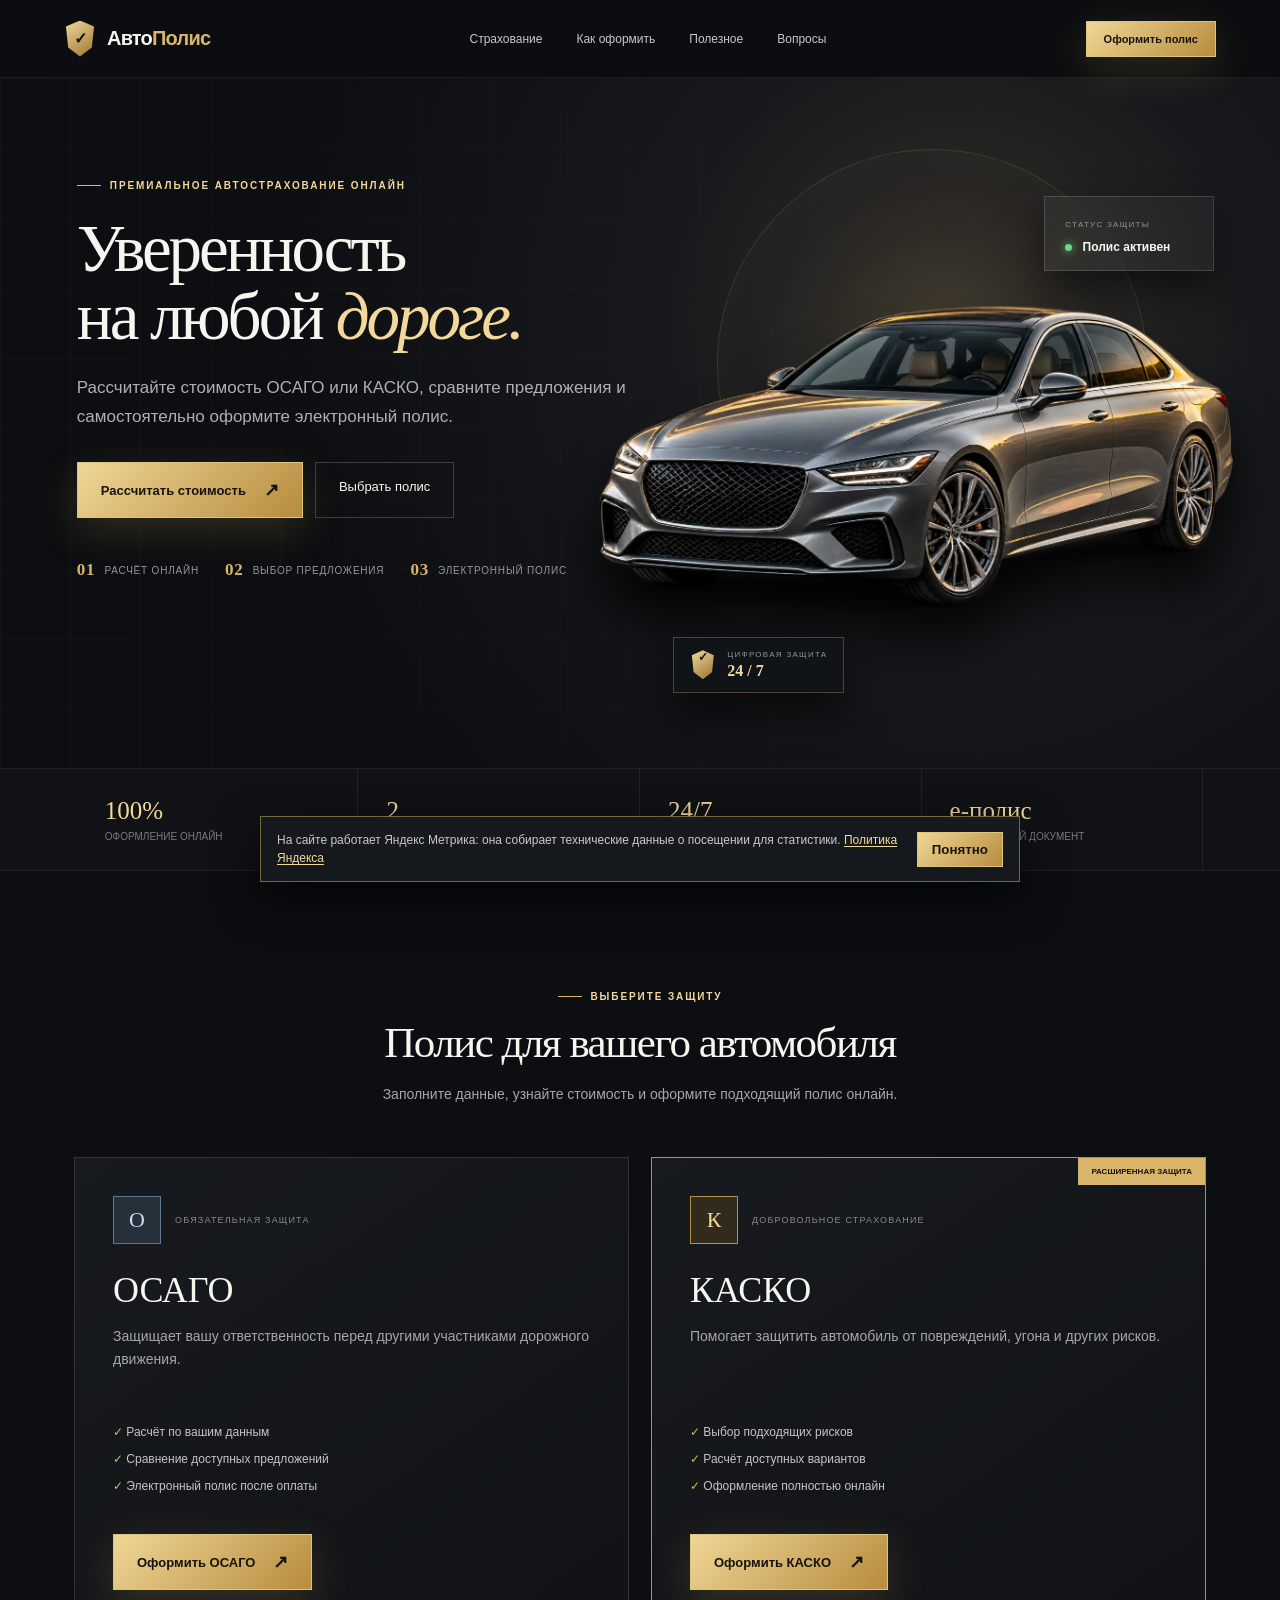
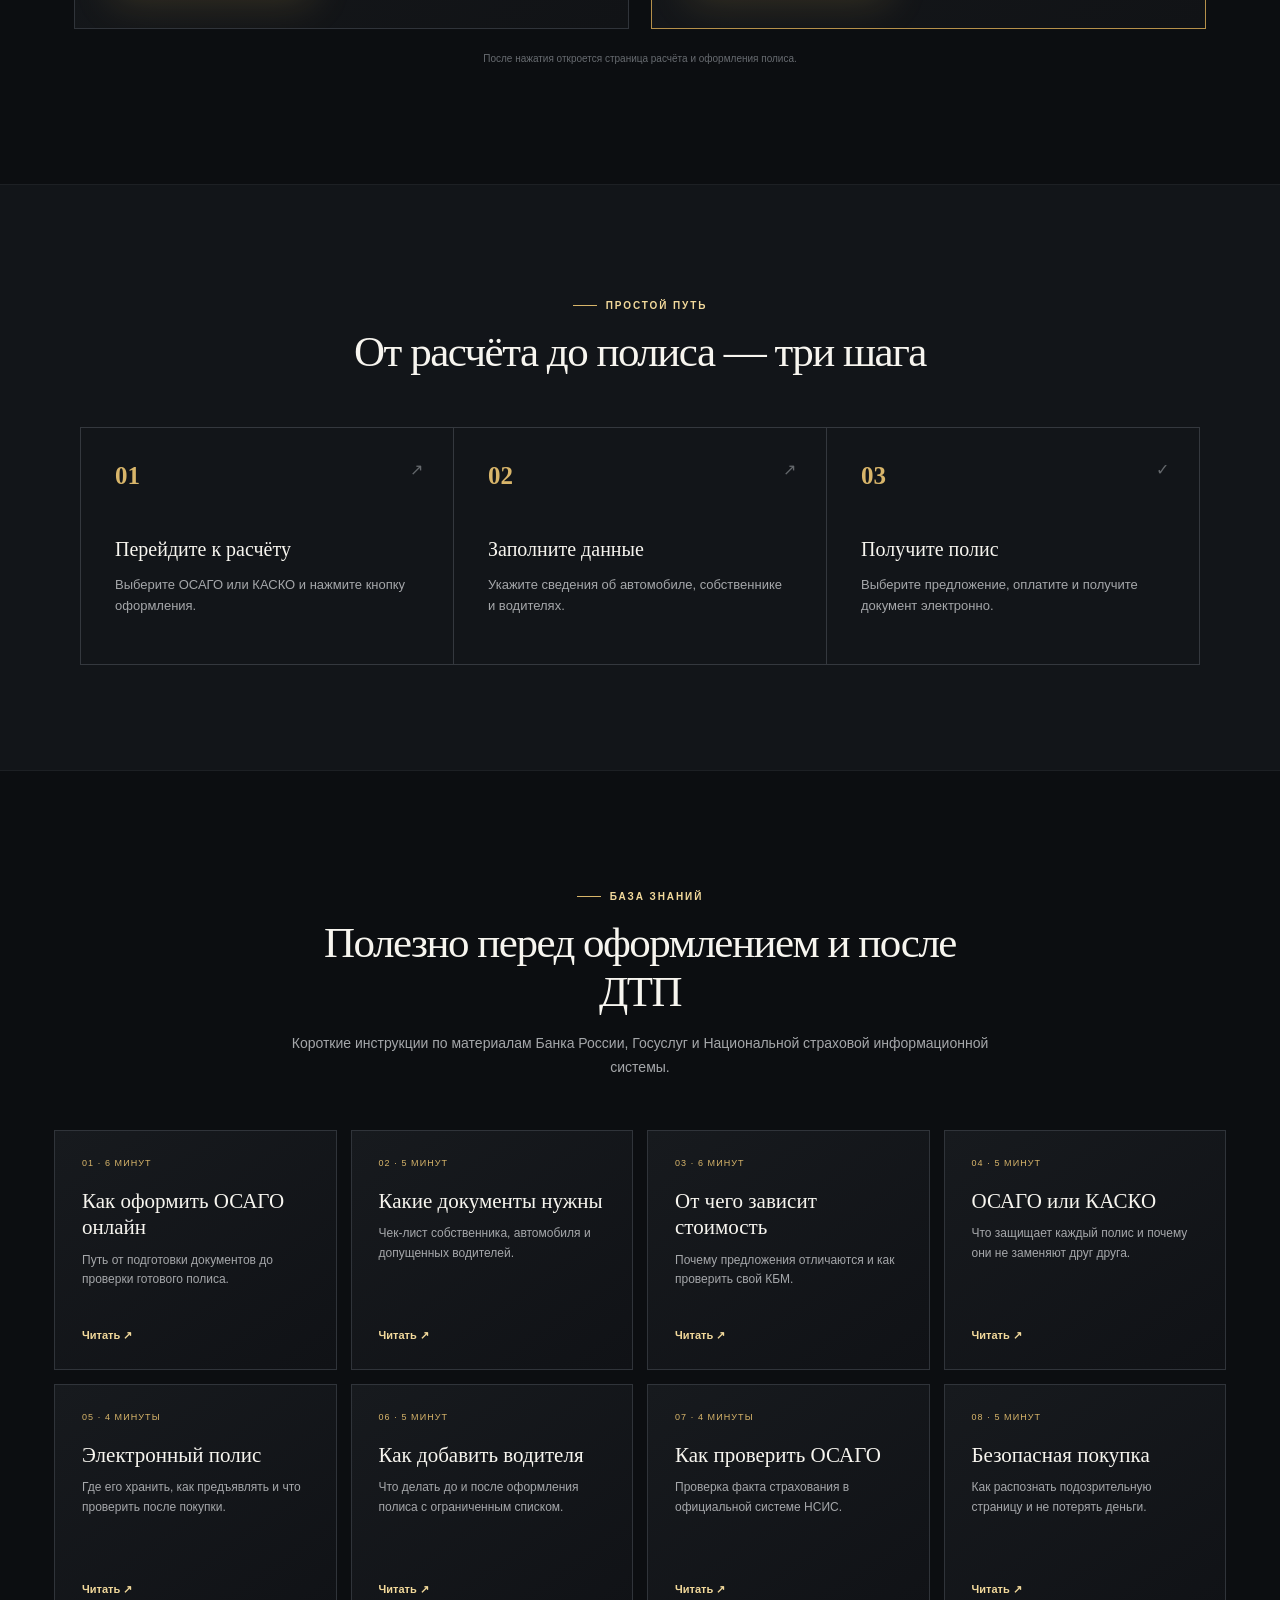
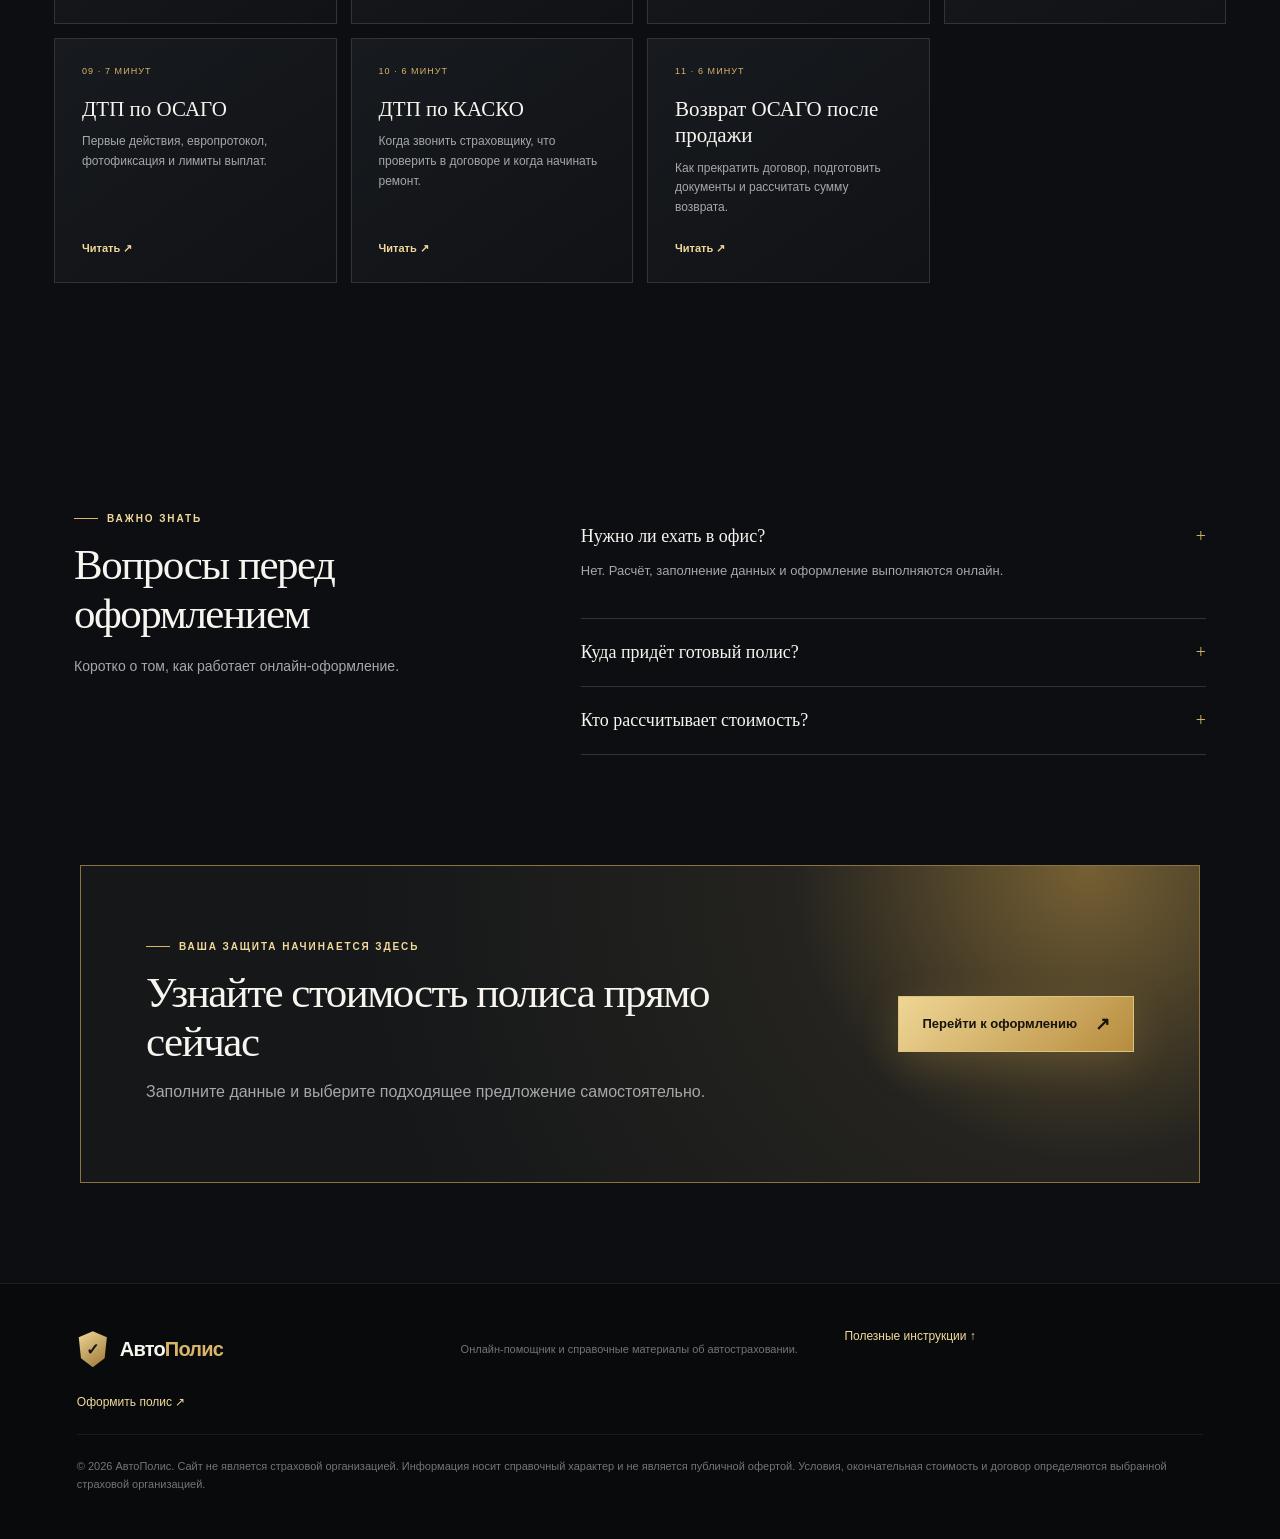
<file: index.html>
<!doctype html>
<html lang="ru">
<head>
  <meta charset="utf-8">
  <meta name="viewport" content="width=device-width,initial-scale=1">
  <title>АвтоПолис — ОСАГО и КАСКО</title>
  <meta name="description" content="Оформление ОСАГО и КАСКО онлайн: сравните предложения, узнайте стоимость и получите электронный полис. Полезные инструкции для автовладельцев.">
  <meta name="robots" content="index,follow,max-image-preview:large">
  <meta name="theme-color" content="#0c0e11">
  <link rel="canonical" href="https://rinavl.github.io/avtopolis/">
  <meta property="og:type" content="website">
  <meta property="og:locale" content="ru_RU">
  <meta property="og:title" content="АвтоПолис — ОСАГО и КАСКО онлайн">
  <meta property="og:description" content="Расчёт, сравнение предложений и оформление электронного полиса онлайн.">
  <meta property="og:url" content="https://rinavl.github.io/avtopolis/">
  <link rel="icon" href="https://rinavl.github.io/favicon.svg" type="image/svg+xml">
  <link rel="stylesheet" href="./style.css">
  <script src="./metrika.js"></script>
</head>
<body>
<main>
  <header><a class="brand" href="#top"><span class="shield">✓</span><b>Авто<span>Полис</span></b></a><nav><a href="#choose">Страхование</a><a href="#how">Как оформить</a><a href="#guides">Полезное</a><a href="#faq">Вопросы</a></nav><a class="button compact partner" href="#">Оформить полис</a></header>
  <section class="hero" id="top"><div class="heroCopy"><p class="eyebrow"><i></i> ПРЕМИАЛЬНОЕ АВТОСТРАХОВАНИЕ ОНЛАЙН</p><h1>Уверенность<br>на любой <em>дороге.</em></h1><p class="lead">Рассчитайте стоимость ОСАГО или КАСКО, сравните предложения и самостоятельно оформите электронный полис.</p><div class="actions"><a class="button partner" href="#">Рассчитать стоимость <span>↗</span></a><a class="ghost" href="#choose">Выбрать полис</a></div><div class="trust"><span><b>01</b> Расчёт онлайн</span><span><b>02</b> Выбор предложения</span><span><b>03</b> Электронный полис</span></div></div>
    <div class="scene" aria-label="Реалистичный премиальный автомобиль под защитой"><div class="halo"></div><div class="glassCard"><small>СТАТУС ЗАЩИТЫ</small><b><i></i> Полис активен</b></div><img class="heroCar" src="./realistic-premium-car.webp" alt="Серебристый премиальный автомобиль"><div class="floor"></div><div class="badge3d"><span class="shield">✓</span><span><small>ЦИФРОВАЯ ЗАЩИТА</small><b>24 / 7</b></span></div></div></section>
  <section class="metrics"><div><strong>100%</strong><span>оформление онлайн</span></div><div><strong>2</strong><span>вида страхования</span></div><div><strong>24/7</strong><span>переход к расчёту</span></div><div><strong>e‑полис</strong><span>электронный документ</span></div></section>
  <section class="section" id="choose"><div class="sectionHead"><p class="eyebrow"><i></i> ВЫБЕРИТЕ ЗАЩИТУ</p><h2>Полис для вашего автомобиля</h2><p>Заполните данные, узнайте стоимость и оформите подходящий полис онлайн.</p></div><div class="policies"><article><div class="policyTop"><span class="letter">О</span><small>ОБЯЗАТЕЛЬНАЯ ЗАЩИТА</small></div><h3>ОСАГО</h3><p>Защищает вашу ответственность перед другими участниками дорожного движения.</p><ul><li>✓ Расчёт по вашим данным</li><li>✓ Сравнение доступных предложений</li><li>✓ Электронный полис после оплаты</li></ul><a class="button partner" href="#">Оформить ОСАГО <span>↗</span></a></article><article class="accent"><div class="popular">РАСШИРЕННАЯ ЗАЩИТА</div><div class="policyTop"><span class="letter gold">К</span><small>ДОБРОВОЛЬНОЕ СТРАХОВАНИЕ</small></div><h3>КАСКО</h3><p>Помогает защитить автомобиль от повреждений, угона и других рисков.</p><ul><li>✓ Выбор подходящих рисков</li><li>✓ Расчёт доступных вариантов</li><li>✓ Оформление полностью онлайн</li></ul><a class="button partner" href="#">Оформить КАСКО <span>↗</span></a></article></div><p class="redirect">После нажатия откроется страница расчёта и оформления полиса.</p></section>
  <section class="how" id="how"><div class="sectionHead"><p class="eyebrow"><i></i> ПРОСТОЙ ПУТЬ</p><h2>От расчёта до полиса — три шага</h2></div><div class="steps"><article><b>01</b><span>↗</span><h3>Перейдите к расчёту</h3><p>Выберите ОСАГО или КАСКО и нажмите кнопку оформления.</p></article><article><b>02</b><span>↗</span><h3>Заполните данные</h3><p>Укажите сведения об автомобиле, собственнике и водителях.</p></article><article><b>03</b><span>✓</span><h3>Получите полис</h3><p>Выберите предложение, оплатите и получите документ электронно.</p></article></div></section>
  <section class="section guides" id="guides"><div class="sectionHead"><p class="eyebrow"><i></i> БАЗА ЗНАНИЙ</p><h2>Полезно перед оформлением и после ДТП</h2><p>Короткие инструкции по материалам Банка России, Госуслуг и Национальной страховой информационной системы.</p></div><div class="guidesGrid">
    <a class="guideCard" href="./guides/osago-online.html"><span>01 · 6 минут</span><h3>Как оформить ОСАГО онлайн</h3><p>Путь от подготовки документов до проверки готового полиса.</p><b>Читать ↗</b></a>
    <a class="guideCard" href="./guides/documents-for-osago.html"><span>02 · 5 минут</span><h3>Какие документы нужны</h3><p>Чек-лист собственника, автомобиля и допущенных водителей.</p><b>Читать ↗</b></a>
    <a class="guideCard" href="./guides/osago-price.html"><span>03 · 6 минут</span><h3>От чего зависит стоимость</h3><p>Почему предложения отличаются и как проверить свой КБМ.</p><b>Читать ↗</b></a>
    <a class="guideCard" href="./guides/osago-or-kasko.html"><span>04 · 5 минут</span><h3>ОСАГО или КАСКО</h3><p>Что защищает каждый полис и почему они не заменяют друг друга.</p><b>Читать ↗</b></a>
    <a class="guideCard" href="./guides/e-policy.html"><span>05 · 4 минуты</span><h3>Электронный полис</h3><p>Где его хранить, как предъявлять и что проверить после покупки.</p><b>Читать ↗</b></a>
    <a class="guideCard" href="./guides/add-driver.html"><span>06 · 5 минут</span><h3>Как добавить водителя</h3><p>Что делать до и после оформления полиса с ограниченным списком.</p><b>Читать ↗</b></a>
    <a class="guideCard" href="./guides/check-policy.html"><span>07 · 4 минуты</span><h3>Как проверить ОСАГО</h3><p>Проверка факта страхования в официальной системе НСИС.</p><b>Читать ↗</b></a>
    <a class="guideCard" href="./guides/safe-purchase.html"><span>08 · 5 минут</span><h3>Безопасная покупка</h3><p>Как распознать подозрительную страницу и не потерять деньги.</p><b>Читать ↗</b></a>
    <a class="guideCard" href="./guides/accident-osago.html"><span>09 · 7 минут</span><h3>ДТП по ОСАГО</h3><p>Первые действия, европротокол, фотофиксация и лимиты выплат.</p><b>Читать ↗</b></a>
    <a class="guideCard" href="./guides/accident-kasko.html"><span>10 · 6 минут</span><h3>ДТП по КАСКО</h3><p>Когда звонить страховщику, что проверить в договоре и когда начинать ремонт.</p><b>Читать ↗</b></a>
    <a class="guideCard" href="./guides/osago-refund-after-sale.html"><span>11 · 6 минут</span><h3>Возврат ОСАГО после продажи</h3><p>Как прекратить договор, подготовить документы и рассчитать сумму возврата.</p><b>Читать ↗</b></a>
  </div></section>
  <section class="section faq" id="faq"><div><p class="eyebrow"><i></i> ВАЖНО ЗНАТЬ</p><h2>Вопросы перед оформлением</h2><p class="sub">Коротко о том, как работает онлайн‑оформление.</p></div><div class="questions"><details open><summary>Нужно ли ехать в офис?<span>+</span></summary><p>Нет. Расчёт, заполнение данных и оформление выполняются онлайн.</p></details><details><summary>Куда придёт готовый полис?<span>+</span></summary><p>Электронный документ направляется по адресу, который вы укажете при оформлении.</p></details><details><summary>Кто рассчитывает стоимость?<span>+</span></summary><p>Расчёт выполняется автоматически по введённым вами данным.</p></details></div></section>
  <section class="cta"><div><p class="eyebrow"><i></i> ВАША ЗАЩИТА НАЧИНАЕТСЯ ЗДЕСЬ</p><h2>Узнайте стоимость полиса прямо сейчас</h2><p>Заполните данные и выберите подходящее предложение самостоятельно.</p></div><a class="button partner" href="#">Перейти к оформлению <span>↗</span></a></section>
  <footer><a class="brand" href="#top"><span class="shield">✓</span><b>Авто<span>Полис</span></b></a><p>Онлайн‑помощник и справочные материалы об автостраховании.</p><a class="footerLink" href="#guides">Полезные инструкции ↑</a><a class="footerLink partner" href="#">Оформить полис ↗</a><small>© 2026 АвтоПолис. Сайт не является страховой организацией. Информация носит справочный характер и не является публичной офертой. Условия, окончательная стоимость и договор определяются выбранной страховой организацией.</small></footer>
</main>
<script>
  const partner = "https://advt.pro/product/ProductId~01HSTBJGFNFS9CGG90B9HFG1BZ!ExecutorId~01K80CP4HT0QQK7QTY3TNBFFB6!UserId~01K80CP3XBEEBP85TKR6XKBGMY!LegacyUserId~6052585?w_source=menu";
  document.querySelectorAll(".partner").forEach(link => { link.href = partner; link.target = "_blank"; link.rel = "sponsored noopener"; });
</script>
<script type="application/ld+json">
{"@context":"https://schema.org","@type":"WebSite","name":"АвтоПолис","url":"https://rinavl.github.io/avtopolis/","description":"Справочные материалы и переход к онлайн-оформлению ОСАГО и КАСКО","inLanguage":"ru-RU"}
</script>
</body>
</html>
</file>
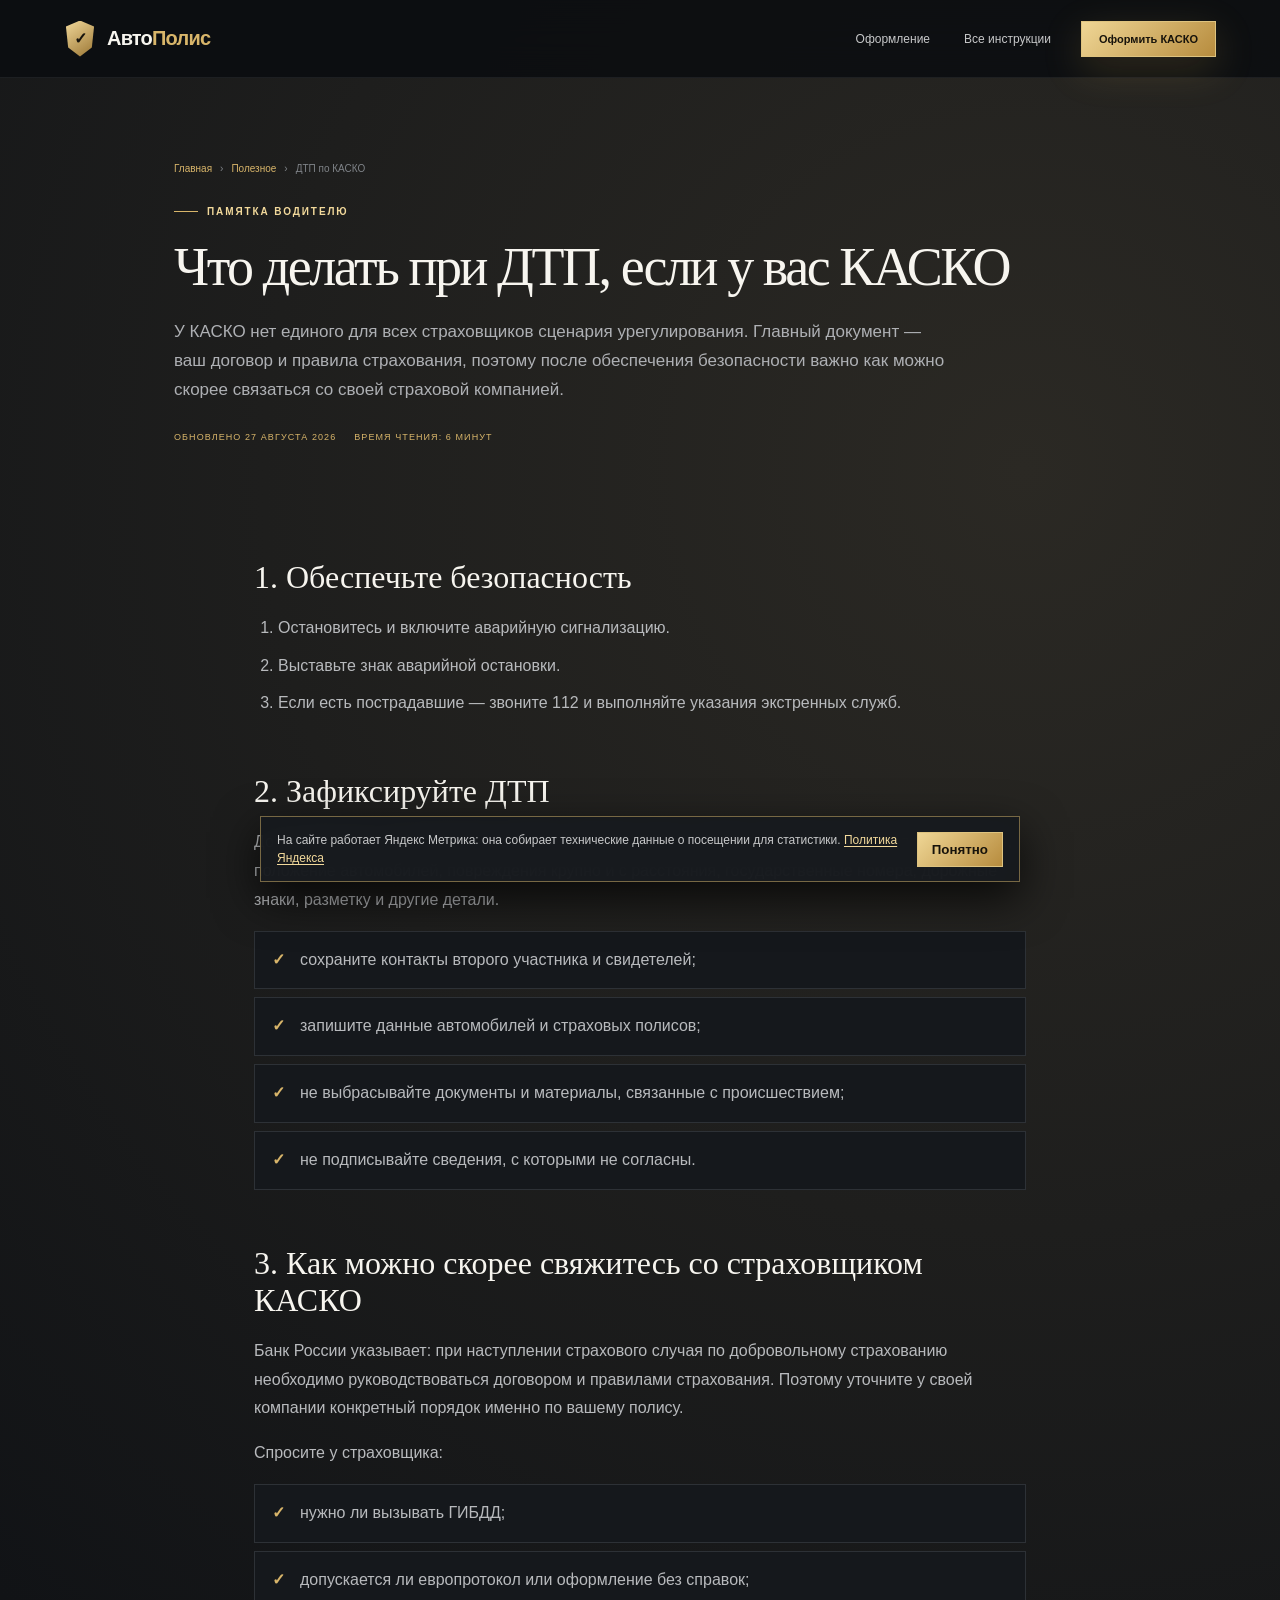
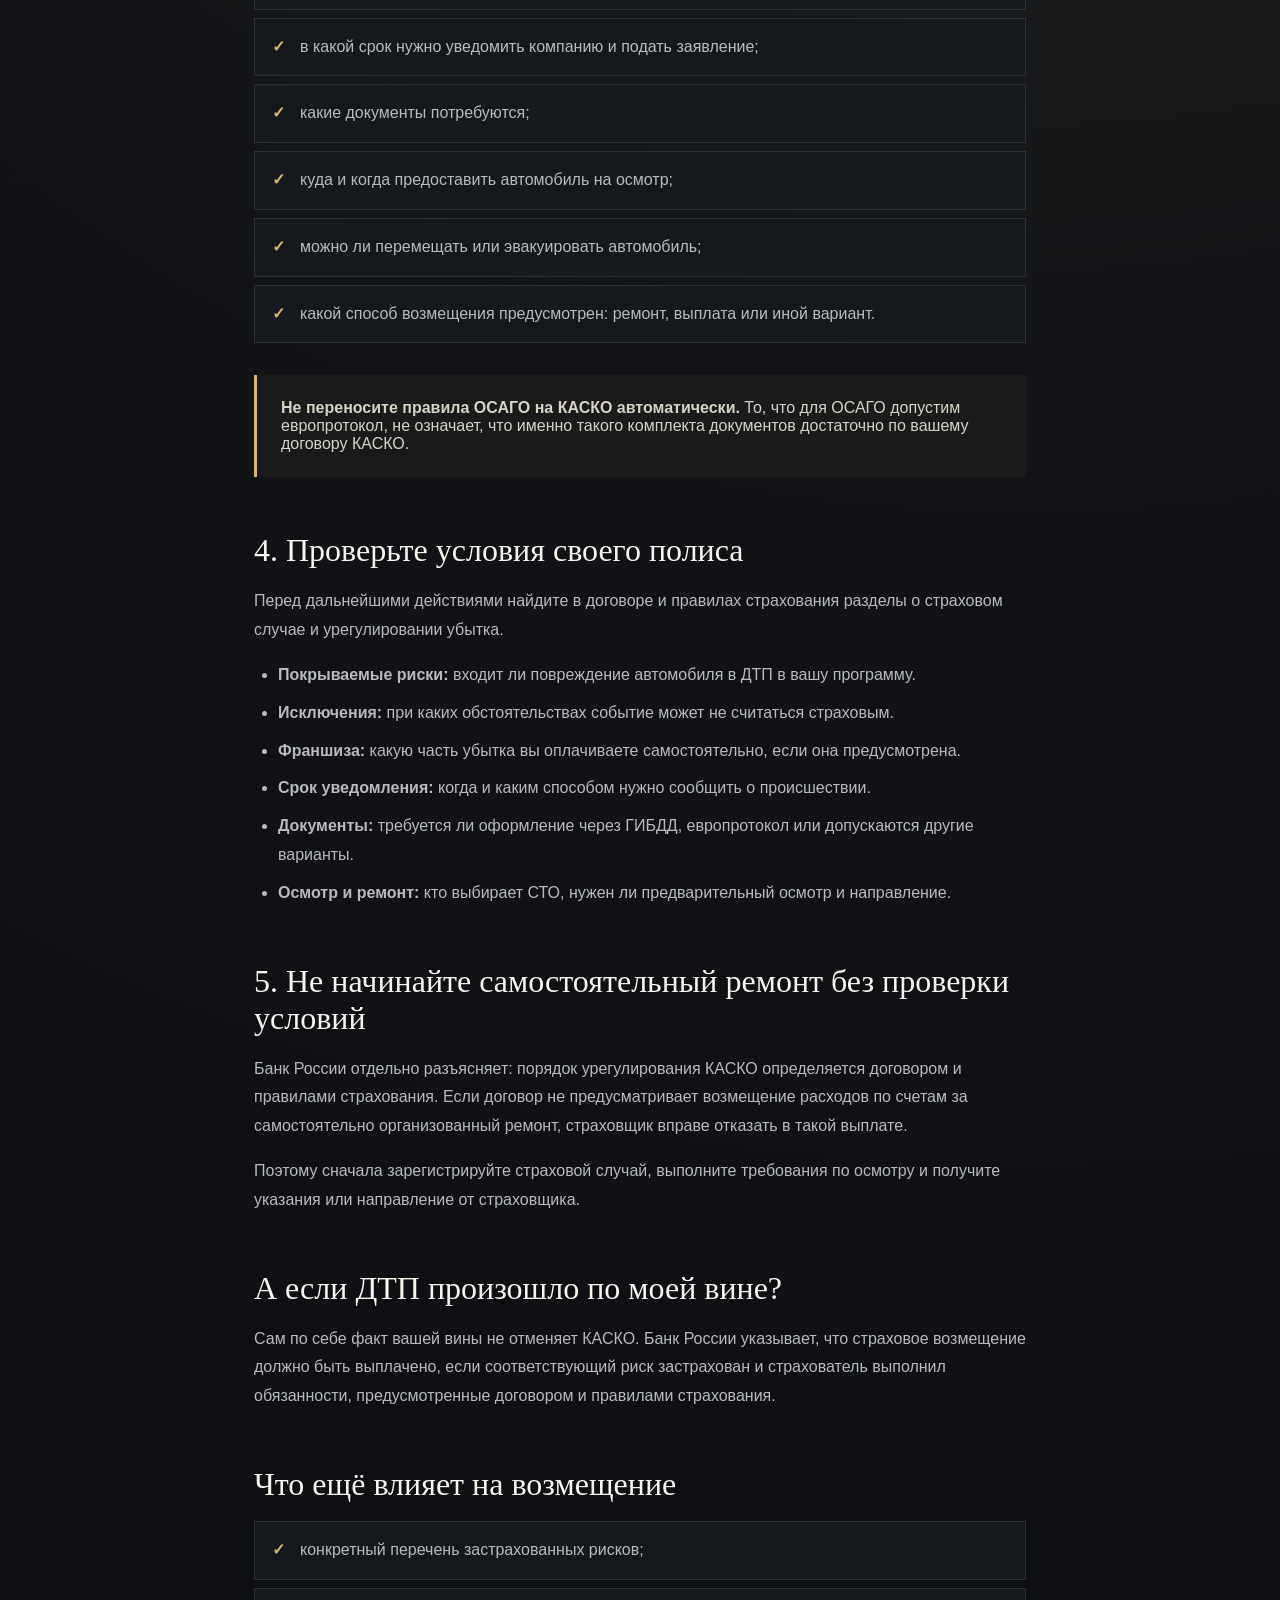
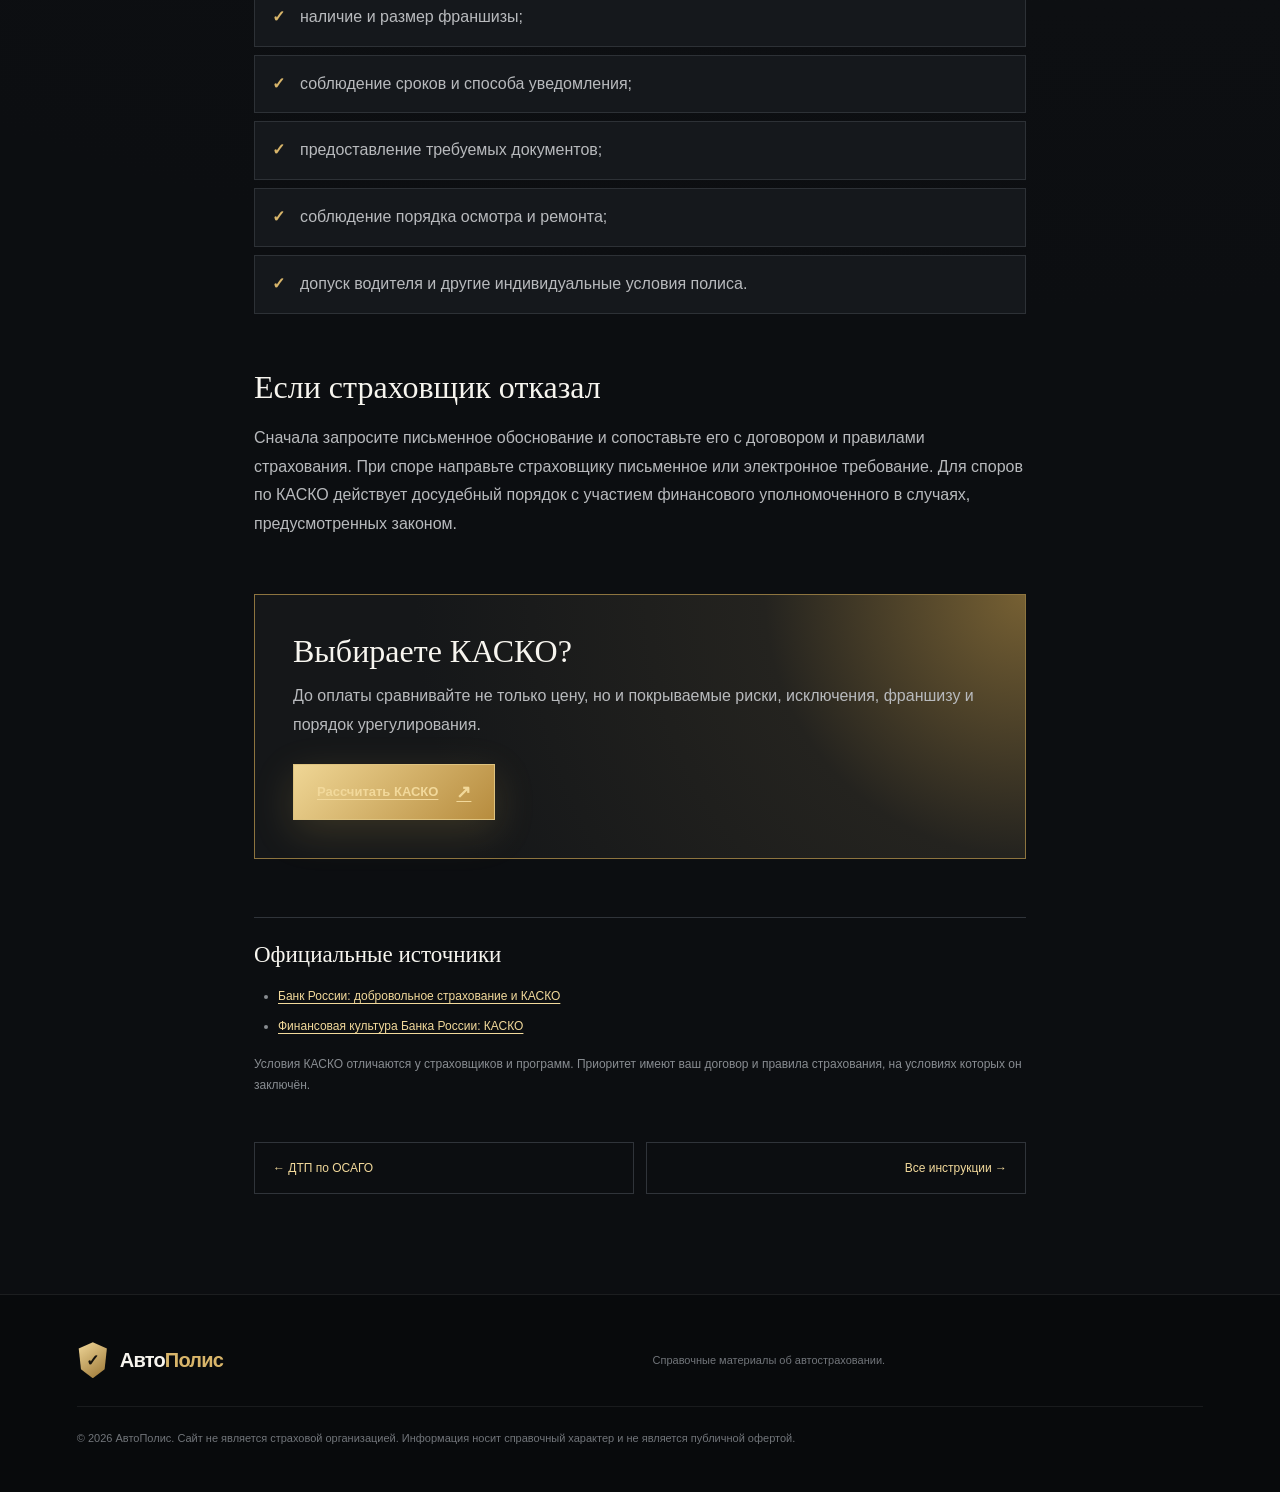
<file: guides/accident-kasko.html>
<!doctype html>
<html lang="ru">
<head>
  <meta charset="utf-8"><meta name="viewport" content="width=device-width,initial-scale=1">
  <title>Что делать при ДТП по КАСКО: порядок действий и обращение в страховую</title>
  <meta name="description" content="Пошаговая памятка при ДТП по КАСКО: безопасность, фиксация, звонок страховщику, документы, осмотр, ремонт, франшиза и действия при отказе.">
  <meta name="robots" content="index,follow,max-image-preview:large"><meta name="theme-color" content="#0c0e11">
  <link rel="canonical" href="https://rinavl.github.io/avtopolis/guides/accident-kasko.html"><link rel="icon" href="../favicon.svg"><link rel="stylesheet" href="../style.css">
  <meta property="og:type" content="article"><meta property="og:locale" content="ru_RU"><meta property="og:title" content="Что делать при ДТП по КАСКО"><meta property="og:description" content="Порядок действий зависит от договора: что сделать на месте ДТП и до ремонта автомобиля."><meta property="og:url" content="https://rinavl.github.io/avtopolis/guides/accident-kasko.html">
  <script src="../metrika.js"></script>
</head>
<body class="articlePage"><main>
  <header class="articleHeader"><a class="brand" href="../index.html"><span class="shield">✓</span><b>Авто<span>Полис</span></b></a><nav><a href="../index.html#choose">Оформление</a><a href="../index.html#guides">Все инструкции</a></nav><a class="button compact" href="https://advt.pro/product/ProductId~01HSTBJGFNFS9CGG90B9HFG1BZ!ExecutorId~01K80CP4HT0QQK7QTY3TNBFFB6!UserId~01K80CP3XBEEBP85TKR6XKBGMY!LegacyUserId~6052585?w_source=menu" target="_blank" rel="sponsored noopener">Оформить КАСКО</a></header>
  <section class="articleHero"><div class="breadcrumbs"><a href="../index.html">Главная</a><span>›</span><a href="../index.html#guides">Полезное</a><span>›</span><span>ДТП по КАСКО</span></div><p class="eyebrow"><i></i> ПАМЯТКА ВОДИТЕЛЮ</p><h1>Что делать при ДТП, если у вас КАСКО</h1><p class="lead">У КАСКО нет единого для всех страховщиков сценария урегулирования. Главный документ — ваш договор и правила страхования, поэтому после обеспечения безопасности важно как можно скорее связаться со своей страховой компанией.</p><div class="articleMeta"><span class="updated">Обновлено 27 августа 2026</span><span class="readTime">Время чтения: 6 минут</span></div></section>
  <article class="articleBody">
    <h2>1. Обеспечьте безопасность</h2>
    <ol><li>Остановитесь и включите аварийную сигнализацию.</li><li>Выставьте знак аварийной остановки.</li><li>Если есть пострадавшие — звоните 112 и выполняйте указания экстренных служб.</li></ol>
    <h2>2. Зафиксируйте ДТП</h2>
    <p>До перемещения автомобилей сделайте подробные фото и видео: общий план места происшествия, положение автомобилей, повреждения крупно и с расстояния, государственные номера, дорожные знаки, разметку и другие детали.</p>
    <ul class="checklist"><li>сохраните контакты второго участника и свидетелей;</li><li>запишите данные автомобилей и страховых полисов;</li><li>не выбрасывайте документы и материалы, связанные с происшествием;</li><li>не подписывайте сведения, с которыми не согласны.</li></ul>
    <h2>3. Как можно скорее свяжитесь со страховщиком КАСКО</h2>
    <p>Банк России указывает: при наступлении страхового случая по добровольному страхованию необходимо руководствоваться договором и правилами страхования. Поэтому уточните у своей компании конкретный порядок именно по вашему полису.</p>
    <p>Спросите у страховщика:</p>
    <ul class="checklist"><li>нужно ли вызывать ГИБДД;</li><li>допускается ли европротокол или оформление без справок;</li><li>в какой срок нужно уведомить компанию и подать заявление;</li><li>какие документы потребуются;</li><li>куда и когда предоставить автомобиль на осмотр;</li><li>можно ли перемещать или эвакуировать автомобиль;</li><li>какой способ возмещения предусмотрен: ремонт, выплата или иной вариант.</li></ul>
    <div class="callout"><strong>Не переносите правила ОСАГО на КАСКО автоматически.</strong> То, что для ОСАГО допустим европротокол, не означает, что именно такого комплекта документов достаточно по вашему договору КАСКО.</div>
    <h2>4. Проверьте условия своего полиса</h2>
    <p>Перед дальнейшими действиями найдите в договоре и правилах страхования разделы о страховом случае и урегулировании убытка.</p>
    <ul><li><strong>Покрываемые риски:</strong> входит ли повреждение автомобиля в ДТП в вашу программу.</li><li><strong>Исключения:</strong> при каких обстоятельствах событие может не считаться страховым.</li><li><strong>Франшиза:</strong> какую часть убытка вы оплачиваете самостоятельно, если она предусмотрена.</li><li><strong>Срок уведомления:</strong> когда и каким способом нужно сообщить о происшествии.</li><li><strong>Документы:</strong> требуется ли оформление через ГИБДД, европротокол или допускаются другие варианты.</li><li><strong>Осмотр и ремонт:</strong> кто выбирает СТО, нужен ли предварительный осмотр и направление.</li></ul>
    <h2>5. Не начинайте самостоятельный ремонт без проверки условий</h2>
    <p>Банк России отдельно разъясняет: порядок урегулирования КАСКО определяется договором и правилами страхования. Если договор не предусматривает возмещение расходов по счетам за самостоятельно организованный ремонт, страховщик вправе отказать в такой выплате.</p>
    <p>Поэтому сначала зарегистрируйте страховой случай, выполните требования по осмотру и получите указания или направление от страховщика.</p>
    <h2>А если ДТП произошло по моей вине?</h2>
    <p>Сам по себе факт вашей вины не отменяет КАСКО. Банк России указывает, что страховое возмещение должно быть выплачено, если соответствующий риск застрахован и страхователь выполнил обязанности, предусмотренные договором и правилами страхования.</p>
    <h2>Что ещё влияет на возмещение</h2>
    <ul class="checklist"><li>конкретный перечень застрахованных рисков;</li><li>наличие и размер франшизы;</li><li>соблюдение сроков и способа уведомления;</li><li>предоставление требуемых документов;</li><li>соблюдение порядка осмотра и ремонта;</li><li>допуск водителя и другие индивидуальные условия полиса.</li></ul>
    <h2>Если страховщик отказал</h2>
    <p>Сначала запросите письменное обоснование и сопоставьте его с договором и правилами страхования. При споре направьте страховщику письменное или электронное требование. Для споров по КАСКО действует досудебный порядок с участием финансового уполномоченного в случаях, предусмотренных законом.</p>
    <div class="articleCta"><h2>Выбираете КАСКО?</h2><p>До оплаты сравнивайте не только цену, но и покрываемые риски, исключения, франшизу и порядок урегулирования.</p><a class="button" href="https://advt.pro/product/ProductId~01HSTBJGFNFS9CGG90B9HFG1BZ!ExecutorId~01K80CP4HT0QQK7QTY3TNBFFB6!UserId~01K80CP3XBEEBP85TKR6XKBGMY!LegacyUserId~6052585?w_source=menu" target="_blank" rel="sponsored noopener">Рассчитать КАСКО <span>↗</span></a></div>
    <section class="sources"><h2>Официальные источники</h2><ul><li><a href="https://www.cbr.ru/faq/insh/" target="_blank" rel="noopener">Банк России: добровольное страхование и КАСКО</a></li><li><a href="https://fincult.info/article/kasko/" target="_blank" rel="noopener">Финансовая культура Банка России: КАСКО</a></li></ul><p>Условия КАСКО отличаются у страховщиков и программ. Приоритет имеют ваш договор и правила страхования, на условиях которых он заключён.</p></section>
    <div class="articleNav"><a href="accident-osago.html">← ДТП по ОСАГО</a><a href="../index.html#guides">Все инструкции →</a></div>
  </article>
  <footer class="articleFooter"><a class="brand" href="../index.html"><span class="shield">✓</span><b>Авто<span>Полис</span></b></a><p>Справочные материалы об автостраховании.</p><small>© 2026 АвтоПолис. Сайт не является страховой организацией. Информация носит справочный характер и не является публичной офертой.</small></footer>
</main><script type="application/ld+json">{"@context":"https://schema.org","@type":"Article","headline":"Что делать при ДТП, если у вас КАСКО","datePublished":"2026-08-27","dateModified":"2026-08-27","author":{"@type":"Organization","name":"АвтоПолис"},"mainEntityOfPage":"https://rinavl.github.io/avtopolis/guides/accident-kasko.html","inLanguage":"ru-RU"}</script></body></html>
</file>
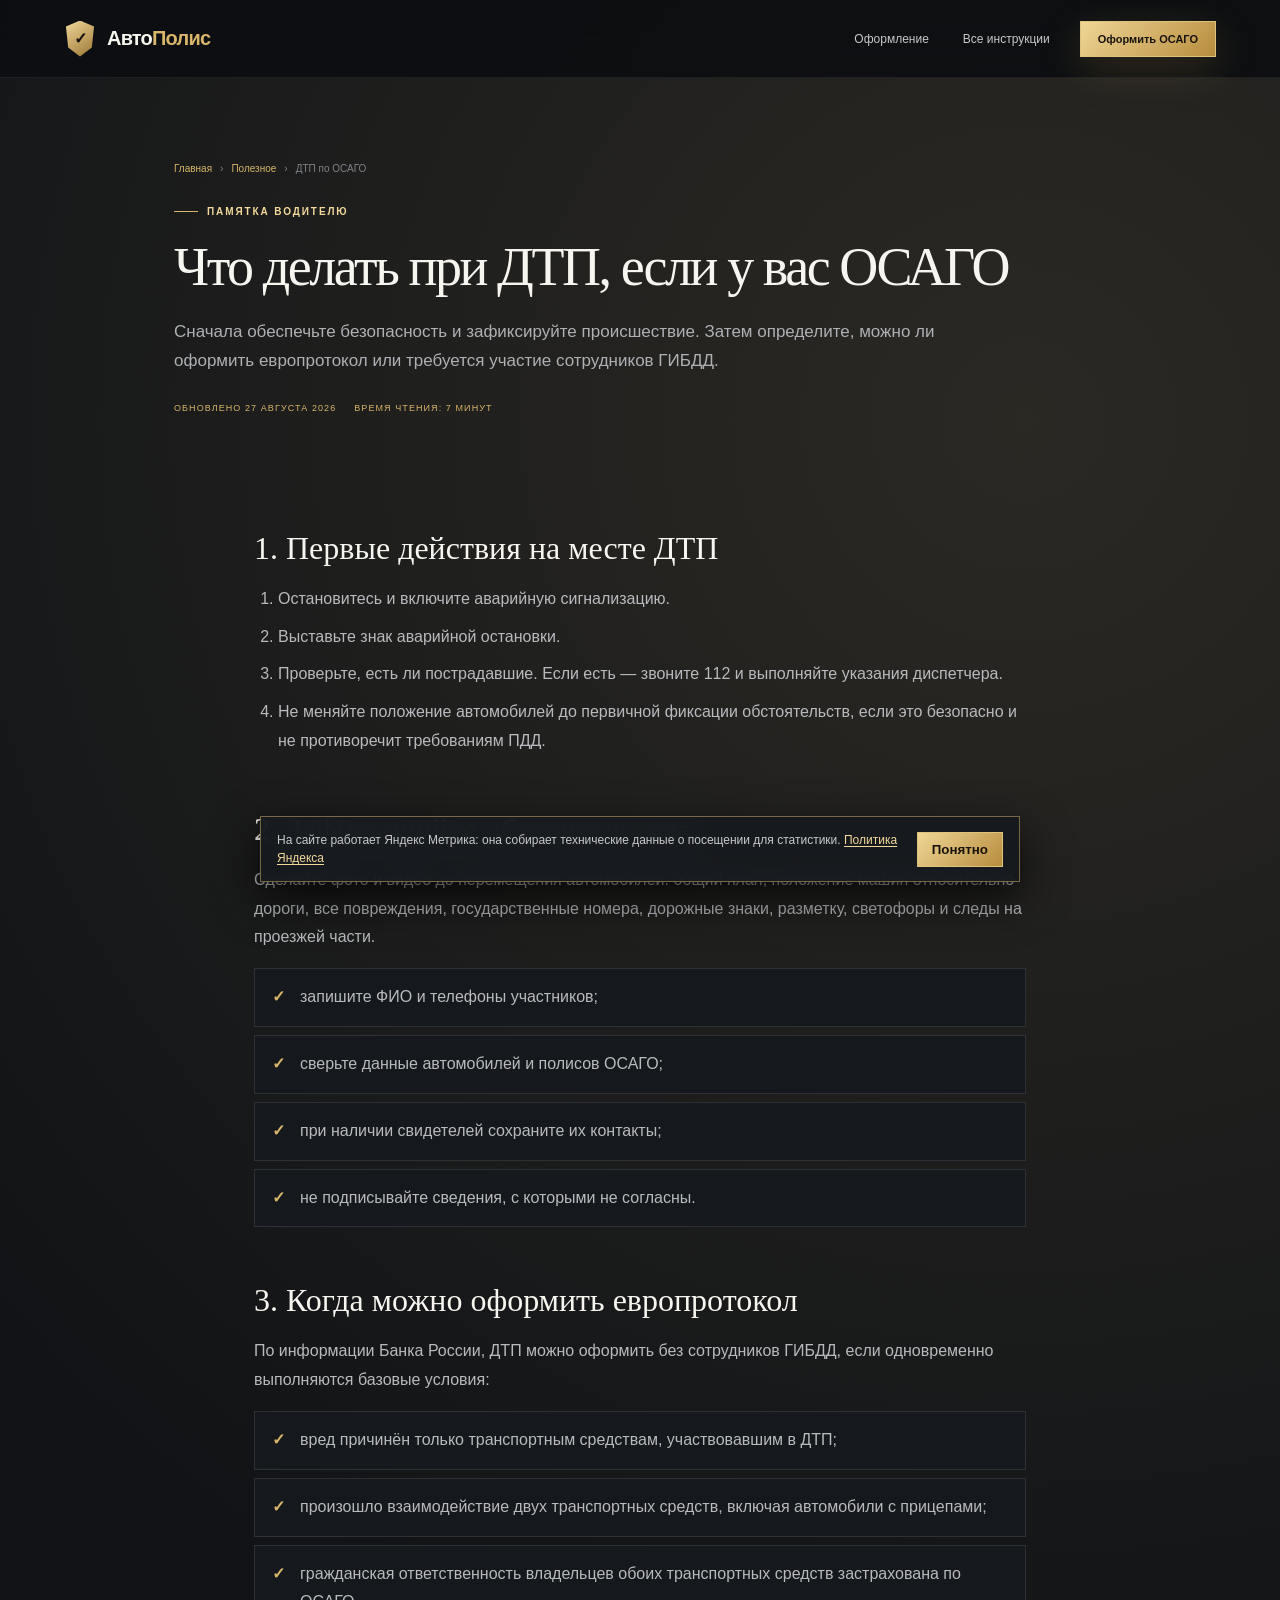
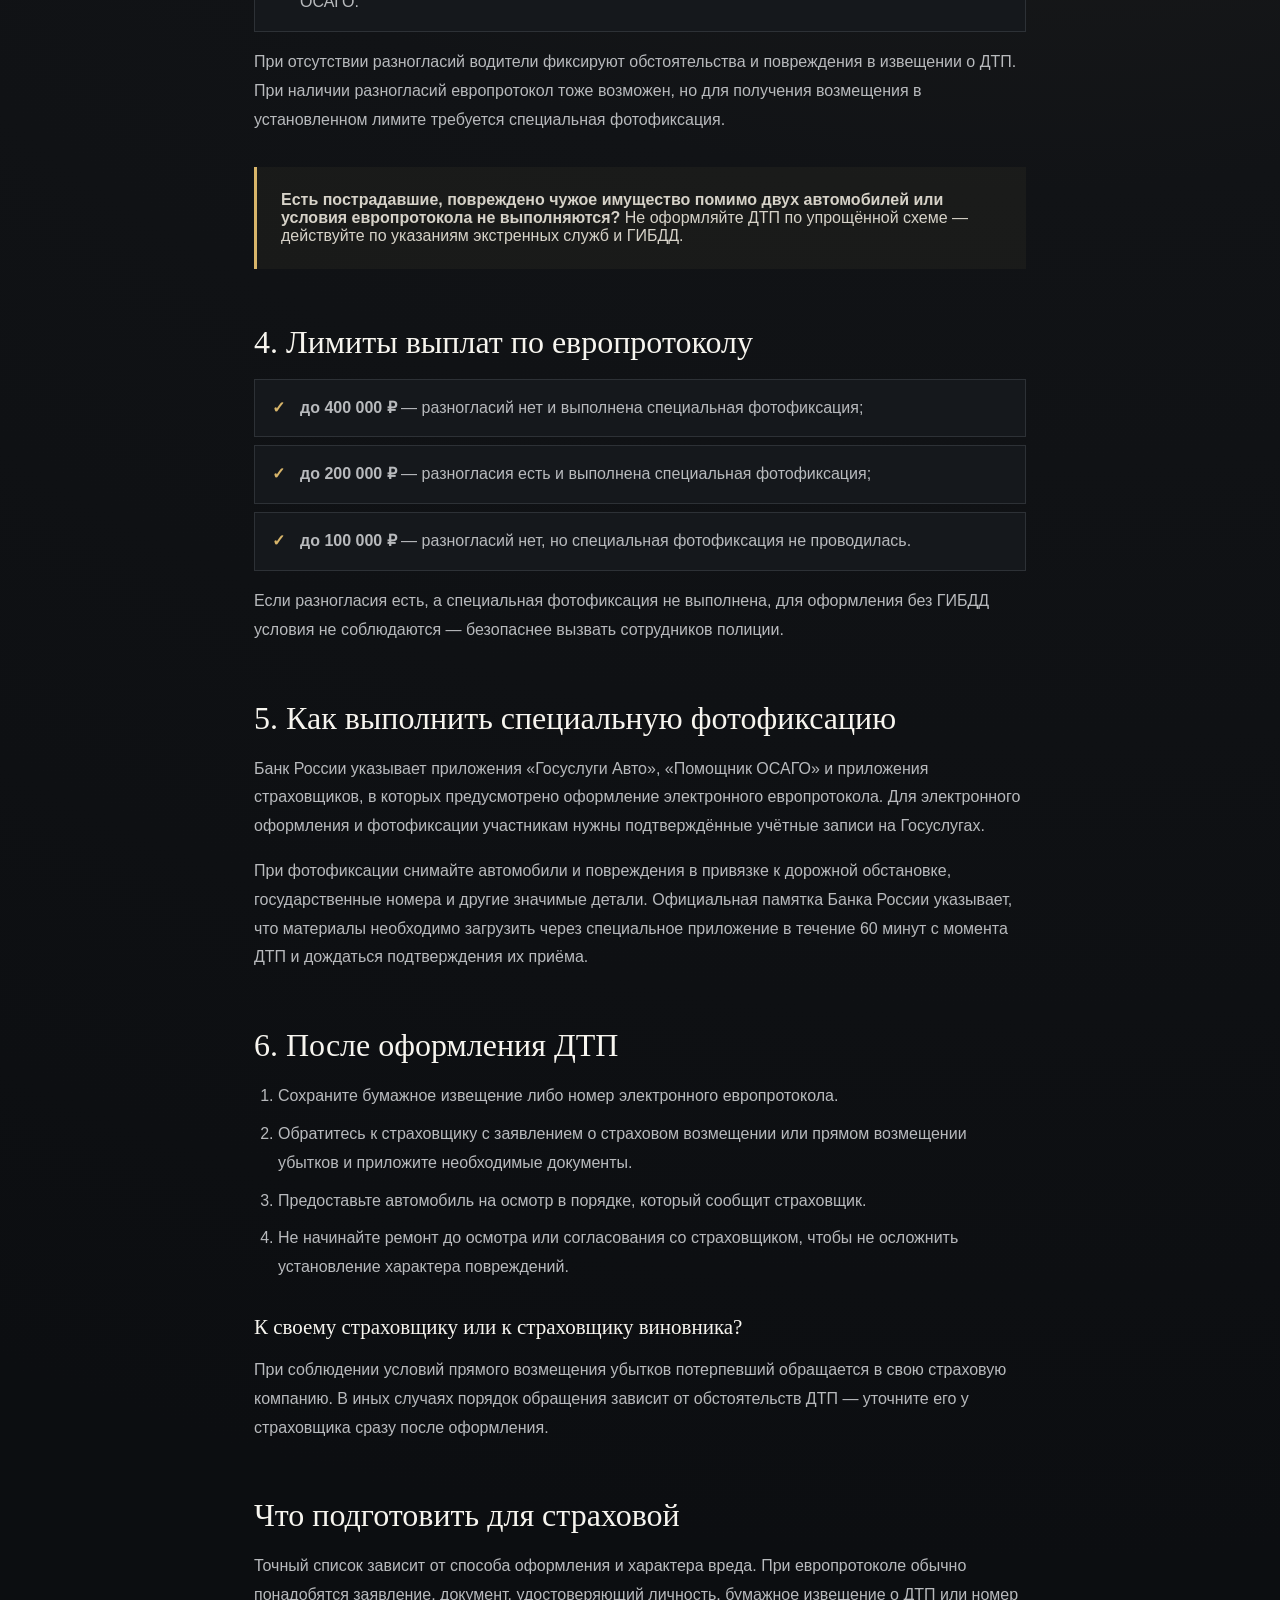
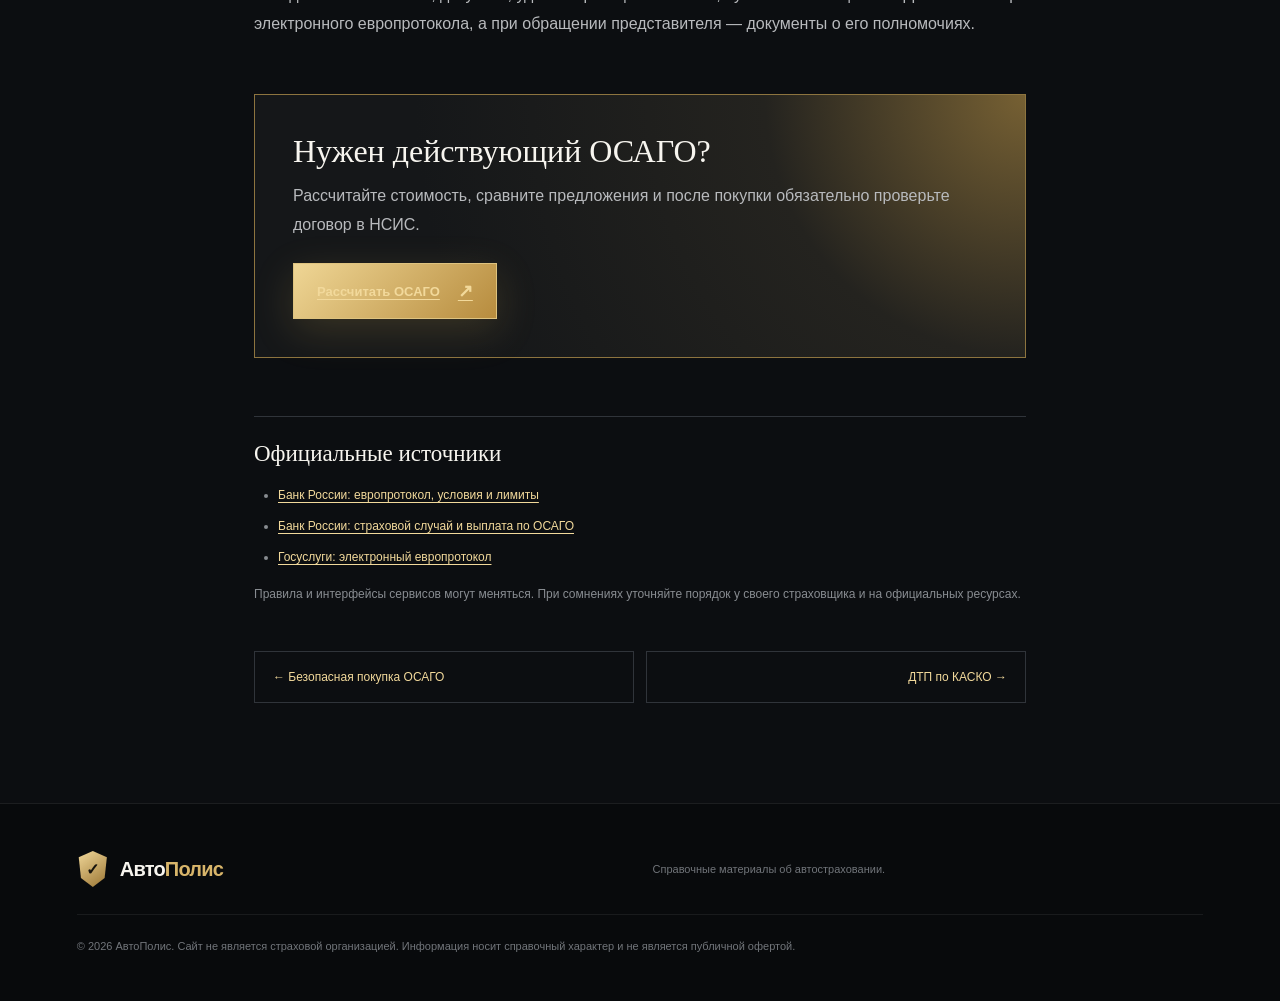
<file: guides/accident-osago.html>
<!doctype html>
<html lang="ru">
<head>
  <meta charset="utf-8"><meta name="viewport" content="width=device-width,initial-scale=1">
  <title>Что делать при ДТП по ОСАГО: европротокол, лимиты и обращение в страховую</title>
  <meta name="description" content="Пошаговая памятка при ДТП по ОСАГО: первые действия, условия европротокола, лимиты 400/200/100 тыс. рублей, фотофиксация и обращение к страховщику.">
  <meta name="robots" content="index,follow,max-image-preview:large"><meta name="theme-color" content="#0c0e11">
  <link rel="canonical" href="https://rinavl.github.io/avtopolis/guides/accident-osago.html"><link rel="icon" href="../favicon.svg"><link rel="stylesheet" href="../style.css">
  <meta property="og:type" content="article"><meta property="og:locale" content="ru_RU"><meta property="og:title" content="Что делать при ДТП по ОСАГО"><meta property="og:description" content="Первые действия, европротокол, лимиты выплат и обращение в страховую."><meta property="og:url" content="https://rinavl.github.io/avtopolis/guides/accident-osago.html">
  <script src="../metrika.js"></script>
</head>
<body class="articlePage"><main>
  <header class="articleHeader"><a class="brand" href="../index.html"><span class="shield">✓</span><b>Авто<span>Полис</span></b></a><nav><a href="../index.html#choose">Оформление</a><a href="../index.html#guides">Все инструкции</a></nav><a class="button compact" href="https://advt.pro/product/ProductId~01HSTBJGFNFS9CGG90B9HFG1BZ!ExecutorId~01K80CP4HT0QQK7QTY3TNBFFB6!UserId~01K80CP3XBEEBP85TKR6XKBGMY!LegacyUserId~6052585?w_source=menu" target="_blank" rel="sponsored noopener">Оформить ОСАГО</a></header>
  <section class="articleHero"><div class="breadcrumbs"><a href="../index.html">Главная</a><span>›</span><a href="../index.html#guides">Полезное</a><span>›</span><span>ДТП по ОСАГО</span></div><p class="eyebrow"><i></i> ПАМЯТКА ВОДИТЕЛЮ</p><h1>Что делать при ДТП, если у вас ОСАГО</h1><p class="lead">Сначала обеспечьте безопасность и зафиксируйте происшествие. Затем определите, можно ли оформить европротокол или требуется участие сотрудников ГИБДД.</p><div class="articleMeta"><span class="updated">Обновлено 27 августа 2026</span><span class="readTime">Время чтения: 7 минут</span></div></section>
  <article class="articleBody">
    <h2>1. Первые действия на месте ДТП</h2>
    <ol><li>Остановитесь и включите аварийную сигнализацию.</li><li>Выставьте знак аварийной остановки.</li><li>Проверьте, есть ли пострадавшие. Если есть — звоните 112 и выполняйте указания диспетчера.</li><li>Не меняйте положение автомобилей до первичной фиксации обстоятельств, если это безопасно и не противоречит требованиям ПДД.</li></ol>
    <h2>2. Зафиксируйте обстоятельства</h2>
    <p>Сделайте фото и видео до перемещения автомобилей: общий план, положение машин относительно дороги, все повреждения, государственные номера, дорожные знаки, разметку, светофоры и следы на проезжей части.</p>
    <ul class="checklist"><li>запишите ФИО и телефоны участников;</li><li>сверьте данные автомобилей и полисов ОСАГО;</li><li>при наличии свидетелей сохраните их контакты;</li><li>не подписывайте сведения, с которыми не согласны.</li></ul>
    <h2>3. Когда можно оформить европротокол</h2>
    <p>По информации Банка России, ДТП можно оформить без сотрудников ГИБДД, если одновременно выполняются базовые условия:</p>
    <ul class="checklist"><li>вред причинён только транспортным средствам, участвовавшим в ДТП;</li><li>произошло взаимодействие двух транспортных средств, включая автомобили с прицепами;</li><li>гражданская ответственность владельцев обоих транспортных средств застрахована по ОСАГО.</li></ul>
    <p>При отсутствии разногласий водители фиксируют обстоятельства и повреждения в извещении о ДТП. При наличии разногласий европротокол тоже возможен, но для получения возмещения в установленном лимите требуется специальная фотофиксация.</p>
    <div class="callout"><strong>Есть пострадавшие, повреждено чужое имущество помимо двух автомобилей или условия европротокола не выполняются?</strong> Не оформляйте ДТП по упрощённой схеме — действуйте по указаниям экстренных служб и ГИБДД.</div>
    <h2>4. Лимиты выплат по европротоколу</h2>
    <ul class="checklist"><li><strong>до 400 000 ₽</strong> — разногласий нет и выполнена специальная фотофиксация;</li><li><strong>до 200 000 ₽</strong> — разногласия есть и выполнена специальная фотофиксация;</li><li><strong>до 100 000 ₽</strong> — разногласий нет, но специальная фотофиксация не проводилась.</li></ul>
    <p>Если разногласия есть, а специальная фотофиксация не выполнена, для оформления без ГИБДД условия не соблюдаются — безопаснее вызвать сотрудников полиции.</p>
    <h2>5. Как выполнить специальную фотофиксацию</h2>
    <p>Банк России указывает приложения «Госуслуги Авто», «Помощник ОСАГО» и приложения страховщиков, в которых предусмотрено оформление электронного европротокола. Для электронного оформления и фотофиксации участникам нужны подтверждённые учётные записи на Госуслугах.</p>
    <p>При фотофиксации снимайте автомобили и повреждения в привязке к дорожной обстановке, государственные номера и другие значимые детали. Официальная памятка Банка России указывает, что материалы необходимо загрузить через специальное приложение в течение 60 минут с момента ДТП и дождаться подтверждения их приёма.</p>
    <h2>6. После оформления ДТП</h2>
    <ol><li>Сохраните бумажное извещение либо номер электронного европротокола.</li><li>Обратитесь к страховщику с заявлением о страховом возмещении или прямом возмещении убытков и приложите необходимые документы.</li><li>Предоставьте автомобиль на осмотр в порядке, который сообщит страховщик.</li><li>Не начинайте ремонт до осмотра или согласования со страховщиком, чтобы не осложнить установление характера повреждений.</li></ol>
    <h3>К своему страховщику или к страховщику виновника?</h3>
    <p>При соблюдении условий прямого возмещения убытков потерпевший обращается в свою страховую компанию. В иных случаях порядок обращения зависит от обстоятельств ДТП — уточните его у страховщика сразу после оформления.</p>
    <h2>Что подготовить для страховой</h2>
    <p>Точный список зависит от способа оформления и характера вреда. При европротоколе обычно понадобятся заявление, документ, удостоверяющий личность, бумажное извещение о ДТП или номер электронного европротокола, а при обращении представителя — документы о его полномочиях.</p>
    <div class="articleCta"><h2>Нужен действующий ОСАГО?</h2><p>Рассчитайте стоимость, сравните предложения и после покупки обязательно проверьте договор в НСИС.</p><a class="button" href="https://advt.pro/product/ProductId~01HSTBJGFNFS9CGG90B9HFG1BZ!ExecutorId~01K80CP4HT0QQK7QTY3TNBFFB6!UserId~01K80CP3XBEEBP85TKR6XKBGMY!LegacyUserId~6052585?w_source=menu" target="_blank" rel="sponsored noopener">Рассчитать ОСАГО <span>↗</span></a></div>
    <section class="sources"><h2>Официальные источники</h2><ul><li><a href="https://www.cbr.ru/faq/insh/evroprotokol/" target="_blank" rel="noopener">Банк России: европротокол, условия и лимиты</a></li><li><a href="https://www.cbr.ru/faq/insh/osago/" target="_blank" rel="noopener">Банк России: страховой случай и выплата по ОСАГО</a></li><li><a href="https://www.gosuslugi.ru/europrotokol" target="_blank" rel="noopener">Госуслуги: электронный европротокол</a></li></ul><p>Правила и интерфейсы сервисов могут меняться. При сомнениях уточняйте порядок у своего страховщика и на официальных ресурсах.</p></section>
    <div class="articleNav"><a href="safe-purchase.html">← Безопасная покупка ОСАГО</a><a href="accident-kasko.html">ДТП по КАСКО →</a></div>
  </article>
  <footer class="articleFooter"><a class="brand" href="../index.html"><span class="shield">✓</span><b>Авто<span>Полис</span></b></a><p>Справочные материалы об автостраховании.</p><small>© 2026 АвтоПолис. Сайт не является страховой организацией. Информация носит справочный характер и не является публичной офертой.</small></footer>
</main><script type="application/ld+json">{"@context":"https://schema.org","@type":"Article","headline":"Что делать при ДТП, если у вас ОСАГО","datePublished":"2026-08-27","dateModified":"2026-08-27","author":{"@type":"Organization","name":"АвтоПолис"},"mainEntityOfPage":"https://rinavl.github.io/avtopolis/guides/accident-osago.html","inLanguage":"ru-RU"}</script></body></html>
</file>
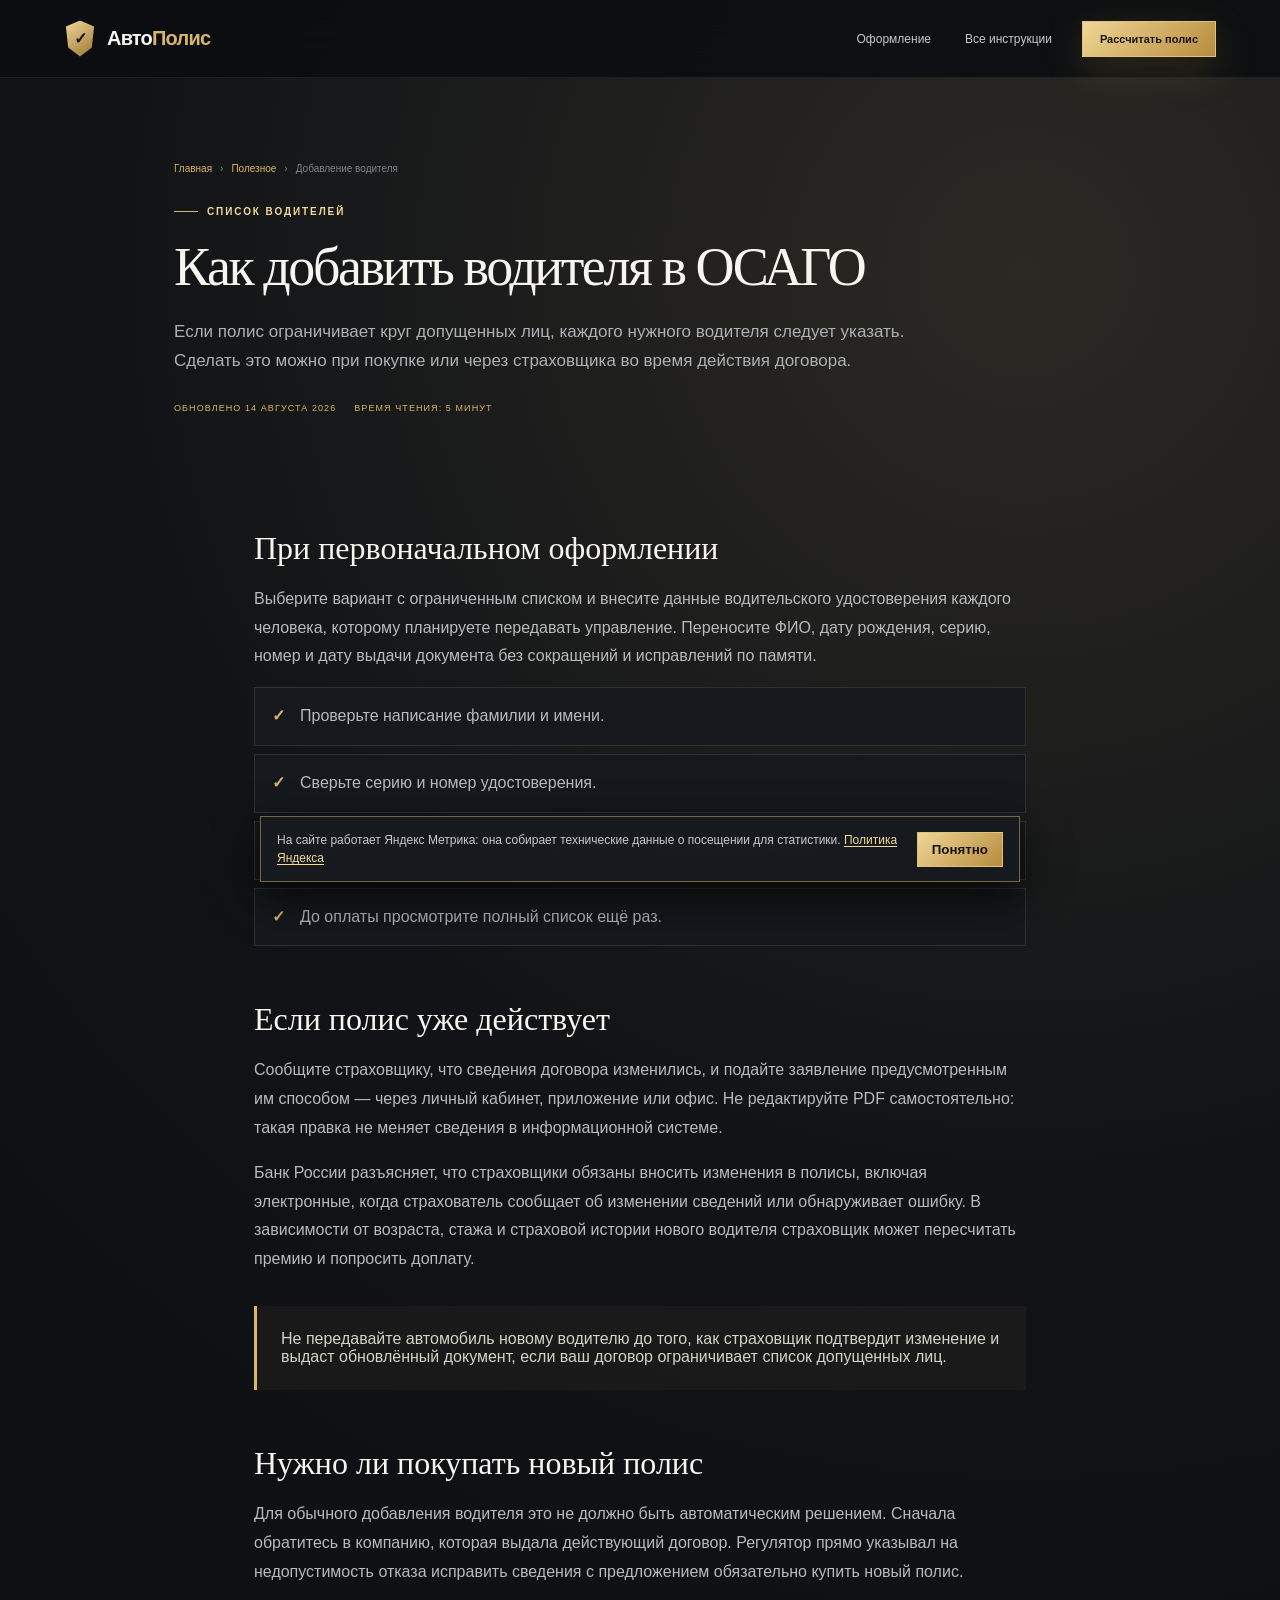
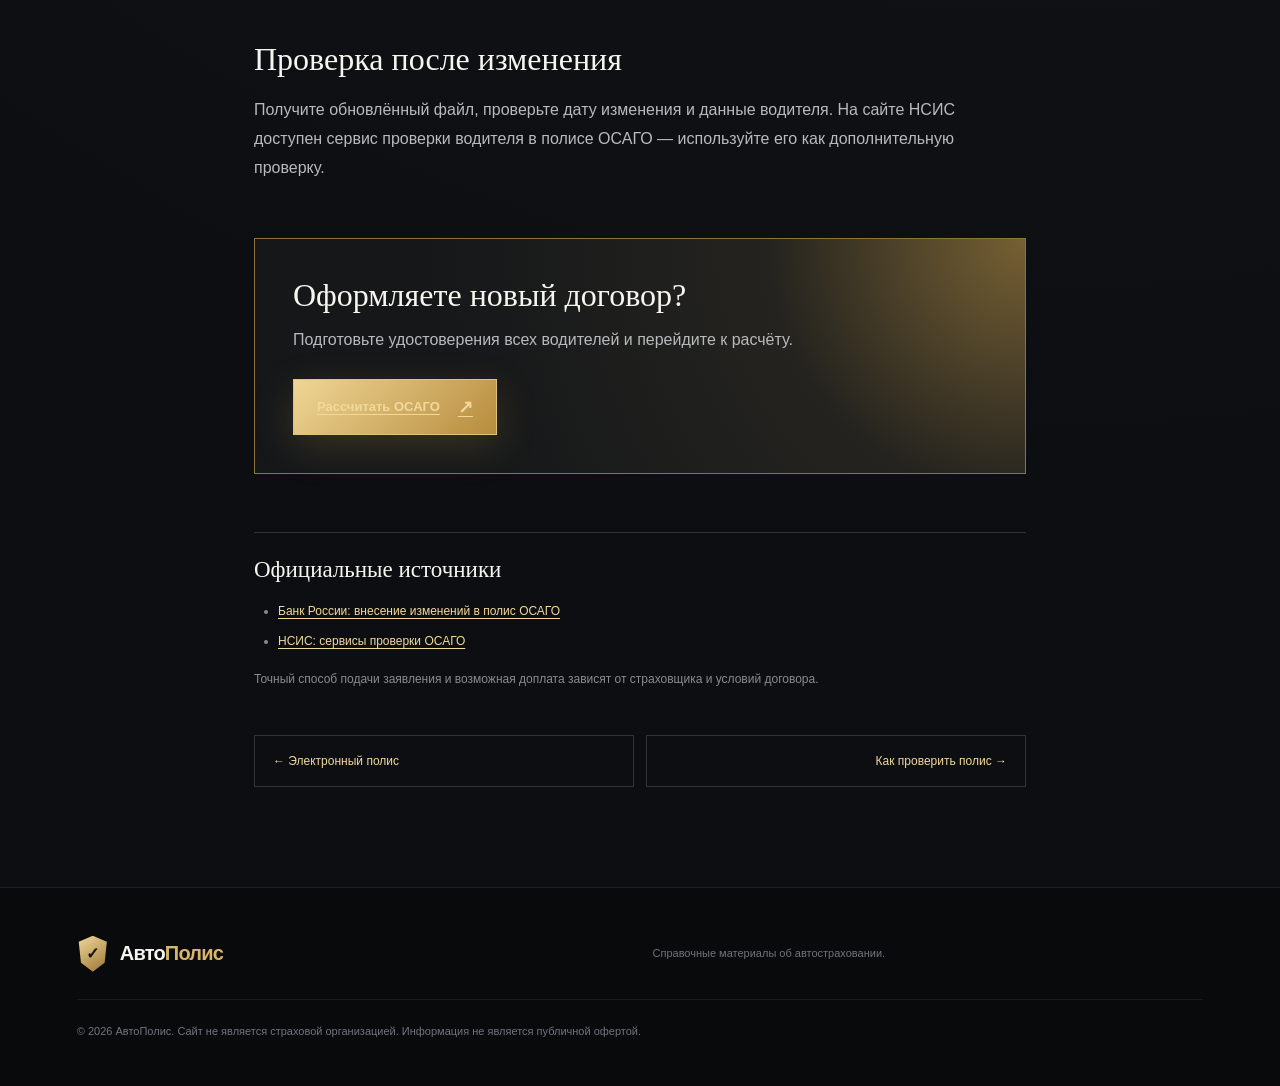
<file: guides/add-driver.html>
<!doctype html>
<html lang="ru">
<head>
  <meta charset="utf-8"><meta name="viewport" content="width=device-width,initial-scale=1">
  <title>Как вписать водителя в ОСАГО: до и после оформления</title>
  <meta name="description" content="Как добавить водителя в ограниченный полис ОСАГО, какие данные нужны и что делать, если полис уже действует.">
  <meta name="robots" content="index,follow,max-image-preview:large"><meta name="theme-color" content="#0c0e11">
  <link rel="canonical" href="https://rinavl.github.io/avtopolis/guides/add-driver.html"><link rel="icon" href="../favicon.svg"><link rel="stylesheet" href="../style.css">
  <meta property="og:type" content="article"><meta property="og:locale" content="ru_RU"><meta property="og:title" content="Как вписать водителя в ОСАГО"><meta property="og:description" content="Что делать до оформления и во время действия полиса."><meta property="og:url" content="https://rinavl.github.io/avtopolis/guides/add-driver.html">
  <script src="../metrika.js"></script>
</head>
<body class="articlePage"><main>
  <header class="articleHeader"><a class="brand" href="../index.html"><span class="shield">✓</span><b>Авто<span>Полис</span></b></a><nav><a href="../index.html#choose">Оформление</a><a href="../index.html#guides">Все инструкции</a></nav><a class="button compact" href="https://advt.pro/product/ProductId~01HSTBJGFNFS9CGG90B9HFG1BZ!ExecutorId~01K80CP4HT0QQK7QTY3TNBFFB6!UserId~01K80CP3XBEEBP85TKR6XKBGMY!LegacyUserId~6052585?w_source=menu" target="_blank" rel="sponsored noopener">Рассчитать полис</a></header>
  <section class="articleHero"><div class="breadcrumbs"><a href="../index.html">Главная</a><span>›</span><a href="../index.html#guides">Полезное</a><span>›</span><span>Добавление водителя</span></div><p class="eyebrow"><i></i> СПИСОК ВОДИТЕЛЕЙ</p><h1>Как добавить водителя в ОСАГО</h1><p class="lead">Если полис ограничивает круг допущенных лиц, каждого нужного водителя следует указать. Сделать это можно при покупке или через страховщика во время действия договора.</p><div class="articleMeta"><span class="updated">Обновлено 14 августа 2026</span><span class="readTime">Время чтения: 5 минут</span></div></section>
  <article class="articleBody">
    <h2>При первоначальном оформлении</h2>
    <p>Выберите вариант с ограниченным списком и внесите данные водительского удостоверения каждого человека, которому планируете передавать управление. Переносите ФИО, дату рождения, серию, номер и дату выдачи документа без сокращений и исправлений по памяти.</p>
    <ul class="checklist"><li>Проверьте написание фамилии и имени.</li><li>Сверьте серию и номер удостоверения.</li><li>Укажите дату начала стажа в соответствии с запрашиваемыми данными.</li><li>До оплаты просмотрите полный список ещё раз.</li></ul>
    <h2>Если полис уже действует</h2>
    <p>Сообщите страховщику, что сведения договора изменились, и подайте заявление предусмотренным им способом — через личный кабинет, приложение или офис. Не редактируйте PDF самостоятельно: такая правка не меняет сведения в информационной системе.</p>
    <p>Банк России разъясняет, что страховщики обязаны вносить изменения в полисы, включая электронные, когда страхователь сообщает об изменении сведений или обнаруживает ошибку. В зависимости от возраста, стажа и страховой истории нового водителя страховщик может пересчитать премию и попросить доплату.</p>
    <div class="callout">Не передавайте автомобиль новому водителю до того, как страховщик подтвердит изменение и выдаст обновлённый документ, если ваш договор ограничивает список допущенных лиц.</div>
    <h2>Нужно ли покупать новый полис</h2>
    <p>Для обычного добавления водителя это не должно быть автоматическим решением. Сначала обратитесь в компанию, которая выдала действующий договор. Регулятор прямо указывал на недопустимость отказа исправить сведения с предложением обязательно купить новый полис.</p>
    <h2>Проверка после изменения</h2>
    <p>Получите обновлённый файл, проверьте дату изменения и данные водителя. На сайте НСИС доступен сервис проверки водителя в полисе ОСАГО — используйте его как дополнительную проверку.</p>
    <div class="articleCta"><h2>Оформляете новый договор?</h2><p>Подготовьте удостоверения всех водителей и перейдите к расчёту.</p><a class="button" href="https://advt.pro/product/ProductId~01HSTBJGFNFS9CGG90B9HFG1BZ!ExecutorId~01K80CP4HT0QQK7QTY3TNBFFB6!UserId~01K80CP3XBEEBP85TKR6XKBGMY!LegacyUserId~6052585?w_source=menu" target="_blank" rel="sponsored noopener">Рассчитать ОСАГО <span>↗</span></a></div>
    <section class="sources"><h2>Официальные источники</h2><ul><li><a href="https://www.cbr.ru/press/event/?id=8018" target="_blank" rel="noopener">Банк России: внесение изменений в полис ОСАГО</a></li><li><a href="https://nsis.ru/products/osago/" target="_blank" rel="noopener">НСИС: сервисы проверки ОСАГО</a></li></ul><p>Точный способ подачи заявления и возможная доплата зависят от страховщика и условий договора.</p></section>
    <div class="articleNav"><a href="e-policy.html">← Электронный полис</a><a href="check-policy.html">Как проверить полис →</a></div>
  </article>
  <footer class="articleFooter"><a class="brand" href="../index.html"><span class="shield">✓</span><b>Авто<span>Полис</span></b></a><p>Справочные материалы об автостраховании.</p><small>© 2026 АвтоПолис. Сайт не является страховой организацией. Информация не является публичной офертой.</small></footer>
</main><script type="application/ld+json">{"@context":"https://schema.org","@type":"Article","headline":"Как добавить водителя в ОСАГО","datePublished":"2026-08-14","dateModified":"2026-08-14","author":{"@type":"Organization","name":"АвтоПолис"},"mainEntityOfPage":"https://rinavl.github.io/avtopolis/guides/add-driver.html","inLanguage":"ru-RU"}</script></body></html>
</file>
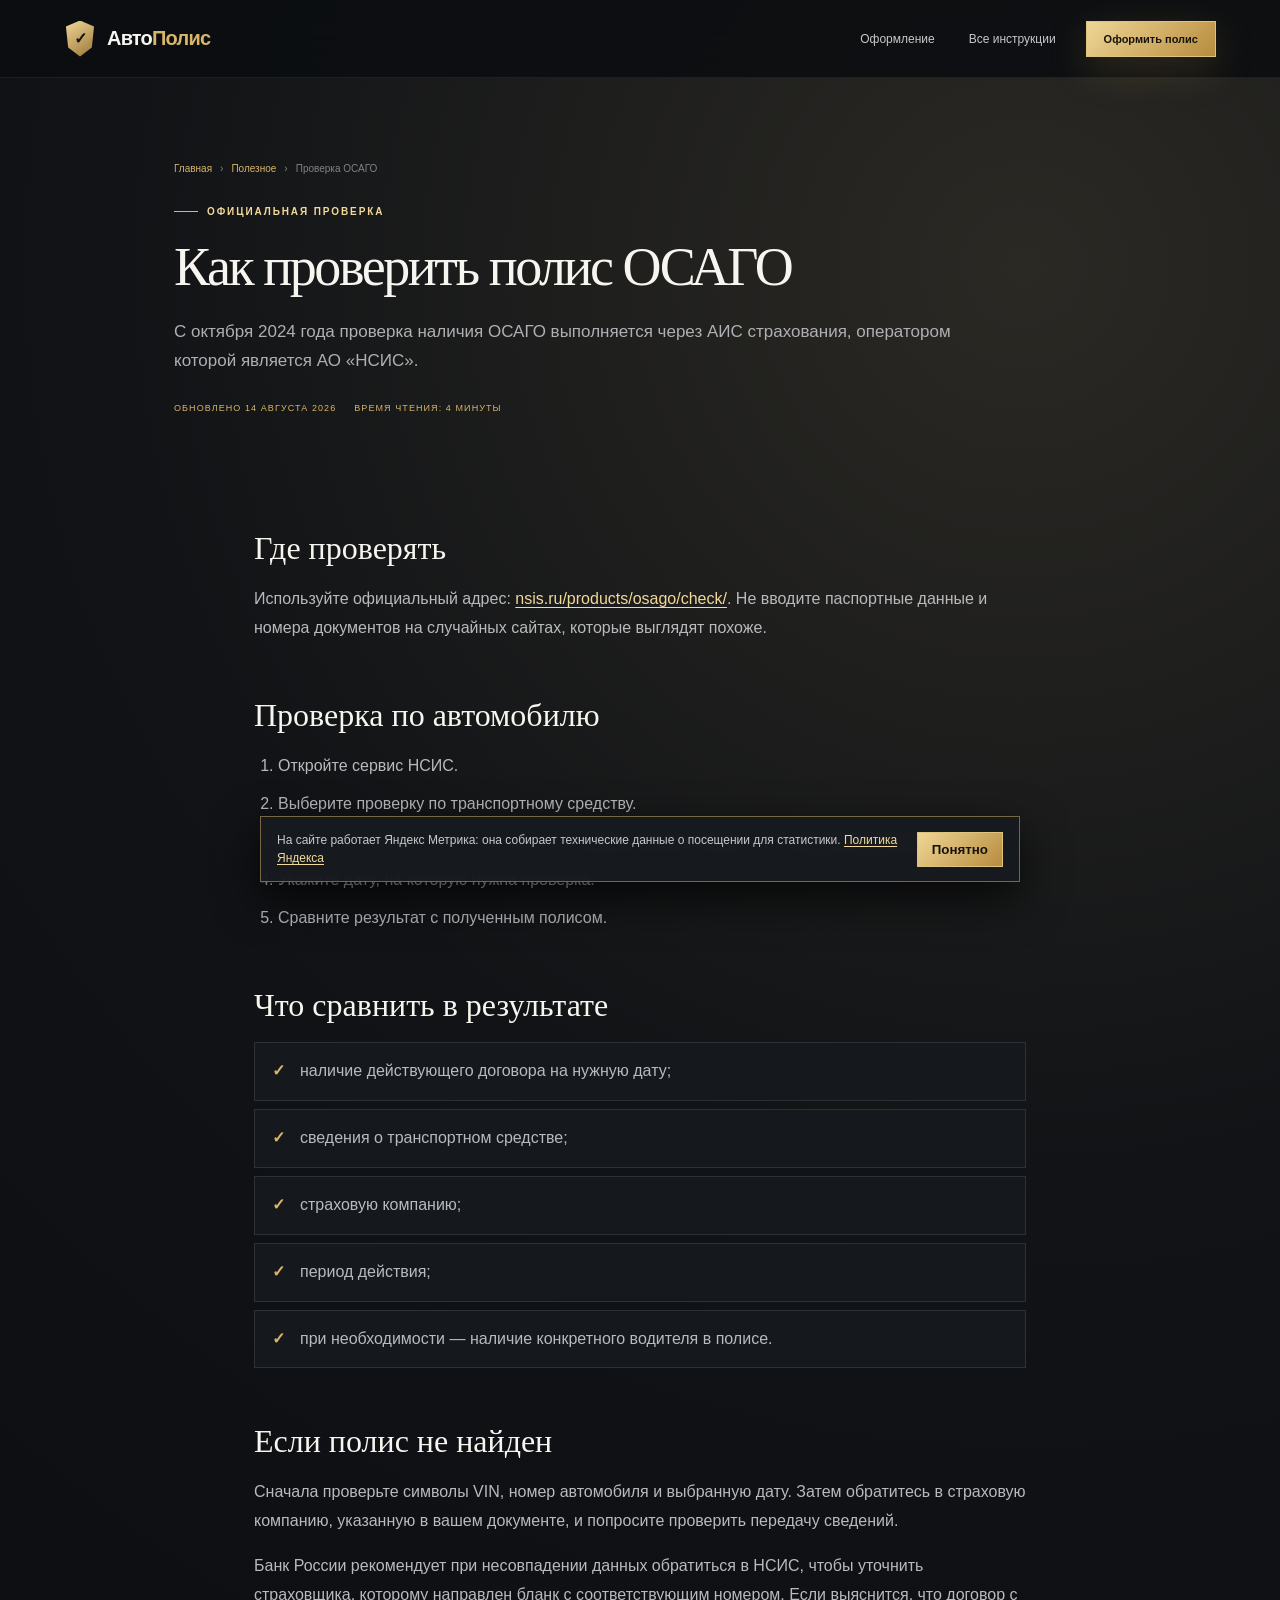
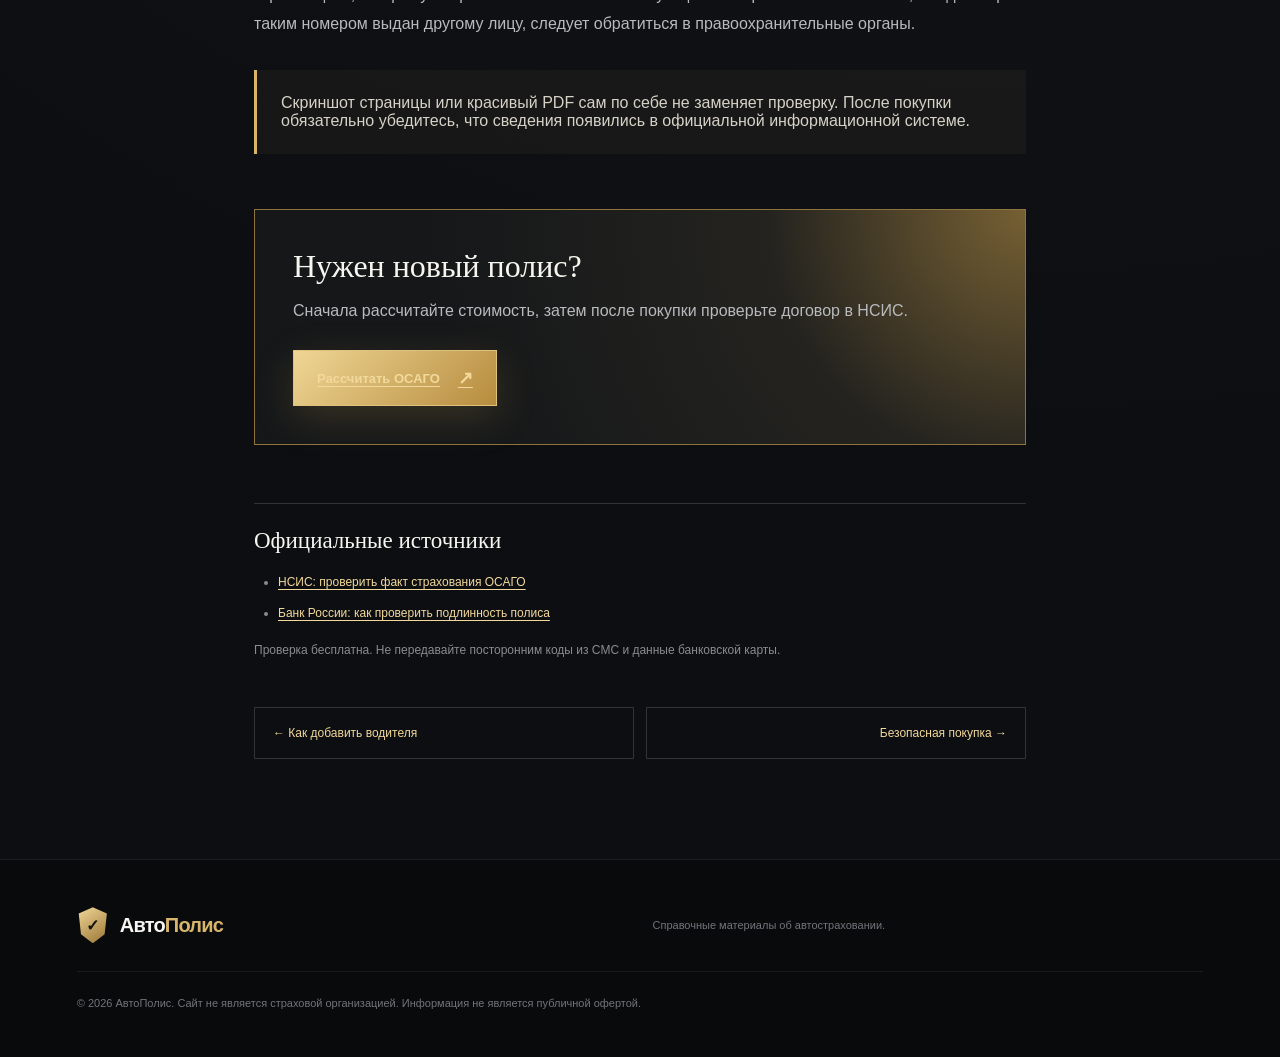
<file: guides/check-policy.html>
<!doctype html>
<html lang="ru">
<head>
  <meta charset="utf-8"><meta name="viewport" content="width=device-width,initial-scale=1">
  <title>Как проверить полис ОСАГО на подлинность через НСИС</title>
  <meta name="description" content="Пошаговая проверка факта страхования ОСАГО в официальной системе НСИС и действия, если полис не найден.">
  <meta name="robots" content="index,follow,max-image-preview:large"><meta name="theme-color" content="#0c0e11">
  <link rel="canonical" href="https://rinavl.github.io/avtopolis/guides/check-policy.html"><link rel="icon" href="../favicon.svg"><link rel="stylesheet" href="../style.css">
  <meta property="og:type" content="article"><meta property="og:locale" content="ru_RU"><meta property="og:title" content="Как проверить полис ОСАГО"><meta property="og:description" content="Проверка факта страхования через официальный сервис НСИС."><meta property="og:url" content="https://rinavl.github.io/avtopolis/guides/check-policy.html">
  <script src="../metrika.js"></script>
</head>
<body class="articlePage"><main>
  <header class="articleHeader"><a class="brand" href="../index.html"><span class="shield">✓</span><b>Авто<span>Полис</span></b></a><nav><a href="../index.html#choose">Оформление</a><a href="../index.html#guides">Все инструкции</a></nav><a class="button compact" href="https://advt.pro/product/ProductId~01HSTBJGFNFS9CGG90B9HFG1BZ!ExecutorId~01K80CP4HT0QQK7QTY3TNBFFB6!UserId~01K80CP3XBEEBP85TKR6XKBGMY!LegacyUserId~6052585?w_source=menu" target="_blank" rel="sponsored noopener">Оформить полис</a></header>
  <section class="articleHero"><div class="breadcrumbs"><a href="../index.html">Главная</a><span>›</span><a href="../index.html#guides">Полезное</a><span>›</span><span>Проверка ОСАГО</span></div><p class="eyebrow"><i></i> ОФИЦИАЛЬНАЯ ПРОВЕРКА</p><h1>Как проверить полис ОСАГО</h1><p class="lead">С октября 2024 года проверка наличия ОСАГО выполняется через АИС страхования, оператором которой является АО «НСИС».</p><div class="articleMeta"><span class="updated">Обновлено 14 августа 2026</span><span class="readTime">Время чтения: 4 минуты</span></div></section>
  <article class="articleBody">
    <h2>Где проверять</h2>
    <p>Используйте официальный адрес: <a href="https://nsis.ru/products/osago/check/" target="_blank" rel="noopener">nsis.ru/products/osago/check/</a>. Не вводите паспортные данные и номера документов на случайных сайтах, которые выглядят похоже.</p>
    <h2>Проверка по автомобилю</h2>
    <ol><li>Откройте сервис НСИС.</li><li>Выберите проверку по транспортному средству.</li><li>Введите одно из доступных значений: государственный номер, VIN, номер кузова или шасси.</li><li>Укажите дату, на которую нужна проверка.</li><li>Сравните результат с полученным полисом.</li></ol>
    <h2>Что сравнить в результате</h2>
    <ul class="checklist"><li>наличие действующего договора на нужную дату;</li><li>сведения о транспортном средстве;</li><li>страховую компанию;</li><li>период действия;</li><li>при необходимости — наличие конкретного водителя в полисе.</li></ul>
    <h2>Если полис не найден</h2>
    <p>Сначала проверьте символы VIN, номер автомобиля и выбранную дату. Затем обратитесь в страховую компанию, указанную в вашем документе, и попросите проверить передачу сведений.</p>
    <p>Банк России рекомендует при несовпадении данных обратиться в НСИС, чтобы уточнить страховщика, которому направлен бланк с соответствующим номером. Если выяснится, что договор с таким номером выдан другому лицу, следует обратиться в правоохранительные органы.</p>
    <div class="callout">Скриншот страницы или красивый PDF сам по себе не заменяет проверку. После покупки обязательно убедитесь, что сведения появились в официальной информационной системе.</div>
    <div class="articleCta"><h2>Нужен новый полис?</h2><p>Сначала рассчитайте стоимость, затем после покупки проверьте договор в НСИС.</p><a class="button" href="https://advt.pro/product/ProductId~01HSTBJGFNFS9CGG90B9HFG1BZ!ExecutorId~01K80CP4HT0QQK7QTY3TNBFFB6!UserId~01K80CP3XBEEBP85TKR6XKBGMY!LegacyUserId~6052585?w_source=menu" target="_blank" rel="sponsored noopener">Рассчитать ОСАГО <span>↗</span></a></div>
    <section class="sources"><h2>Официальные источники</h2><ul><li><a href="https://nsis.ru/products/osago/check/" target="_blank" rel="noopener">НСИС: проверить факт страхования ОСАГО</a></li><li><a href="https://www.cbr.ru/faq/insh/osago/" target="_blank" rel="noopener">Банк России: как проверить подлинность полиса</a></li></ul><p>Проверка бесплатна. Не передавайте посторонним коды из СМС и данные банковской карты.</p></section>
    <div class="articleNav"><a href="add-driver.html">← Как добавить водителя</a><a href="safe-purchase.html">Безопасная покупка →</a></div>
  </article>
  <footer class="articleFooter"><a class="brand" href="../index.html"><span class="shield">✓</span><b>Авто<span>Полис</span></b></a><p>Справочные материалы об автостраховании.</p><small>© 2026 АвтоПолис. Сайт не является страховой организацией. Информация не является публичной офертой.</small></footer>
</main><script type="application/ld+json">{"@context":"https://schema.org","@type":"Article","headline":"Как проверить полис ОСАГО","datePublished":"2026-08-14","dateModified":"2026-08-14","author":{"@type":"Organization","name":"АвтоПолис"},"mainEntityOfPage":"https://rinavl.github.io/avtopolis/guides/check-policy.html","inLanguage":"ru-RU"}</script></body></html>
</file>
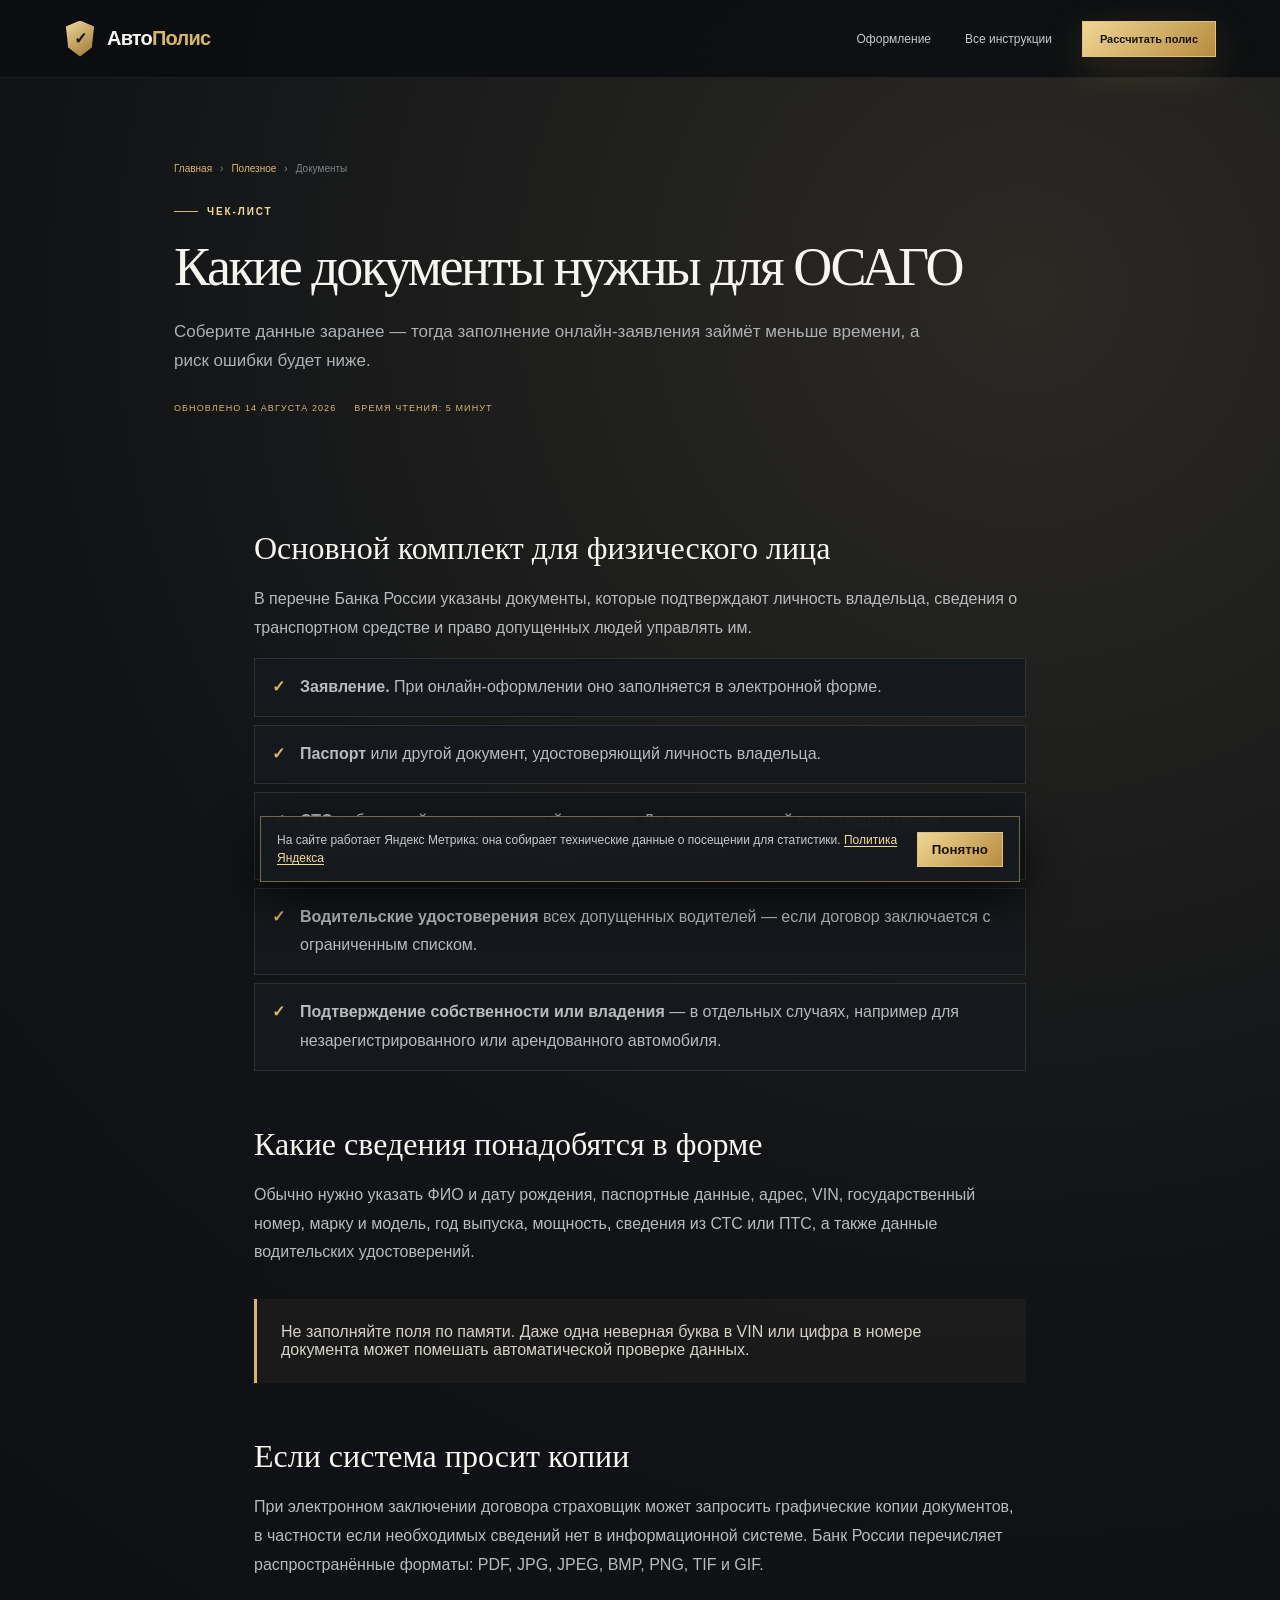
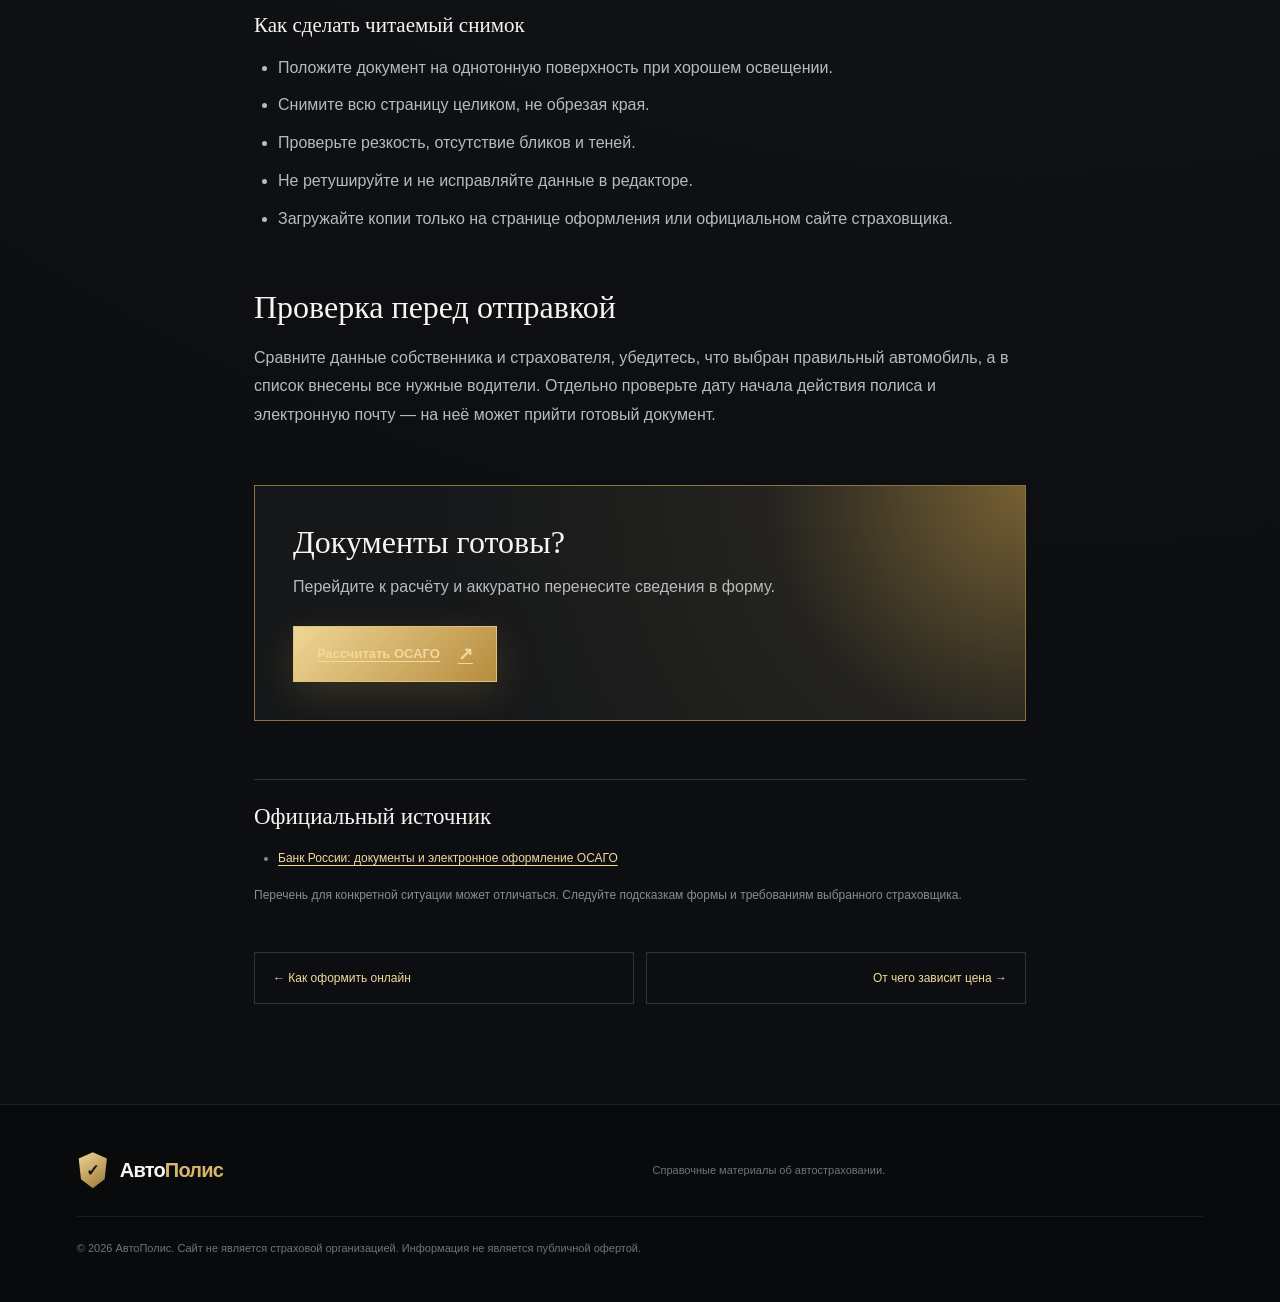
<file: guides/documents-for-osago.html>
<!doctype html>
<html lang="ru">
<head>
  <meta charset="utf-8"><meta name="viewport" content="width=device-width,initial-scale=1">
  <title>Какие документы нужны для ОСАГО — полный чек-лист</title>
  <meta name="description" content="Какие документы и сведения подготовить для оформления ОСАГО онлайн: паспорт, документы на автомобиль и права водителей.">
  <meta name="robots" content="index,follow,max-image-preview:large"><meta name="theme-color" content="#0c0e11">
  <link rel="canonical" href="https://rinavl.github.io/avtopolis/guides/documents-for-osago.html"><link rel="icon" href="../favicon.svg"><link rel="stylesheet" href="../style.css">
  <meta property="og:type" content="article"><meta property="og:locale" content="ru_RU"><meta property="og:title" content="Какие документы нужны для ОСАГО"><meta property="og:description" content="Чек-лист документов для оформления полиса без лишних ошибок."><meta property="og:url" content="https://rinavl.github.io/avtopolis/guides/documents-for-osago.html">
  <script src="../metrika.js"></script>
</head>
<body class="articlePage"><main>
  <header class="articleHeader"><a class="brand" href="../index.html"><span class="shield">✓</span><b>Авто<span>Полис</span></b></a><nav><a href="../index.html#choose">Оформление</a><a href="../index.html#guides">Все инструкции</a></nav><a class="button compact" href="https://advt.pro/product/ProductId~01HSTBJGFNFS9CGG90B9HFG1BZ!ExecutorId~01K80CP4HT0QQK7QTY3TNBFFB6!UserId~01K80CP3XBEEBP85TKR6XKBGMY!LegacyUserId~6052585?w_source=menu" target="_blank" rel="sponsored noopener">Рассчитать полис</a></header>
  <section class="articleHero"><div class="breadcrumbs"><a href="../index.html">Главная</a><span>›</span><a href="../index.html#guides">Полезное</a><span>›</span><span>Документы</span></div><p class="eyebrow"><i></i> ЧЕК-ЛИСТ</p><h1>Какие документы нужны для ОСАГО</h1><p class="lead">Соберите данные заранее — тогда заполнение онлайн-заявления займёт меньше времени, а риск ошибки будет ниже.</p><div class="articleMeta"><span class="updated">Обновлено 14 августа 2026</span><span class="readTime">Время чтения: 5 минут</span></div></section>
  <article class="articleBody">
    <h2>Основной комплект для физического лица</h2>
    <p>В перечне Банка России указаны документы, которые подтверждают личность владельца, сведения о транспортном средстве и право допущенных людей управлять им.</p>
    <ul class="checklist"><li><strong>Заявление.</strong> При онлайн-оформлении оно заполняется в электронной форме.</li><li><strong>Паспорт</strong> или другой документ, удостоверяющий личность владельца.</li><li><strong>СТС</strong> либо другой регистрационный документ. До государственной регистрации может использоваться ПТС или иной предусмотренный документ.</li><li><strong>Водительские удостоверения</strong> всех допущенных водителей — если договор заключается с ограниченным списком.</li><li><strong>Подтверждение собственности или владения</strong> — в отдельных случаях, например для незарегистрированного или арендованного автомобиля.</li></ul>
    <h2>Какие сведения понадобятся в форме</h2>
    <p>Обычно нужно указать ФИО и дату рождения, паспортные данные, адрес, VIN, государственный номер, марку и модель, год выпуска, мощность, сведения из СТС или ПТС, а также данные водительских удостоверений.</p>
    <div class="callout">Не заполняйте поля по памяти. Даже одна неверная буква в VIN или цифра в номере документа может помешать автоматической проверке данных.</div>
    <h2>Если система просит копии</h2>
    <p>При электронном заключении договора страховщик может запросить графические копии документов, в частности если необходимых сведений нет в информационной системе. Банк России перечисляет распространённые форматы: PDF, JPG, JPEG, BMP, PNG, TIF и GIF.</p>
    <h3>Как сделать читаемый снимок</h3>
    <ul><li>Положите документ на однотонную поверхность при хорошем освещении.</li><li>Снимите всю страницу целиком, не обрезая края.</li><li>Проверьте резкость, отсутствие бликов и теней.</li><li>Не ретушируйте и не исправляйте данные в редакторе.</li><li>Загружайте копии только на странице оформления или официальном сайте страховщика.</li></ul>
    <h2>Проверка перед отправкой</h2>
    <p>Сравните данные собственника и страхователя, убедитесь, что выбран правильный автомобиль, а в список внесены все нужные водители. Отдельно проверьте дату начала действия полиса и электронную почту — на неё может прийти готовый документ.</p>
    <div class="articleCta"><h2>Документы готовы?</h2><p>Перейдите к расчёту и аккуратно перенесите сведения в форму.</p><a class="button" href="https://advt.pro/product/ProductId~01HSTBJGFNFS9CGG90B9HFG1BZ!ExecutorId~01K80CP4HT0QQK7QTY3TNBFFB6!UserId~01K80CP3XBEEBP85TKR6XKBGMY!LegacyUserId~6052585?w_source=menu" target="_blank" rel="sponsored noopener">Рассчитать ОСАГО <span>↗</span></a></div>
    <section class="sources"><h2>Официальный источник</h2><ul><li><a href="https://www.cbr.ru/faq/insh/osago/" target="_blank" rel="noopener">Банк России: документы и электронное оформление ОСАГО</a></li></ul><p>Перечень для конкретной ситуации может отличаться. Следуйте подсказкам формы и требованиям выбранного страховщика.</p></section>
    <div class="articleNav"><a href="osago-online.html">← Как оформить онлайн</a><a href="osago-price.html">От чего зависит цена →</a></div>
  </article>
  <footer class="articleFooter"><a class="brand" href="../index.html"><span class="shield">✓</span><b>Авто<span>Полис</span></b></a><p>Справочные материалы об автостраховании.</p><small>© 2026 АвтоПолис. Сайт не является страховой организацией. Информация не является публичной офертой.</small></footer>
</main><script type="application/ld+json">{"@context":"https://schema.org","@type":"Article","headline":"Какие документы нужны для ОСАГО","datePublished":"2026-08-14","dateModified":"2026-08-14","author":{"@type":"Organization","name":"АвтоПолис"},"mainEntityOfPage":"https://rinavl.github.io/avtopolis/guides/documents-for-osago.html","inLanguage":"ru-RU"}</script></body></html>
</file>
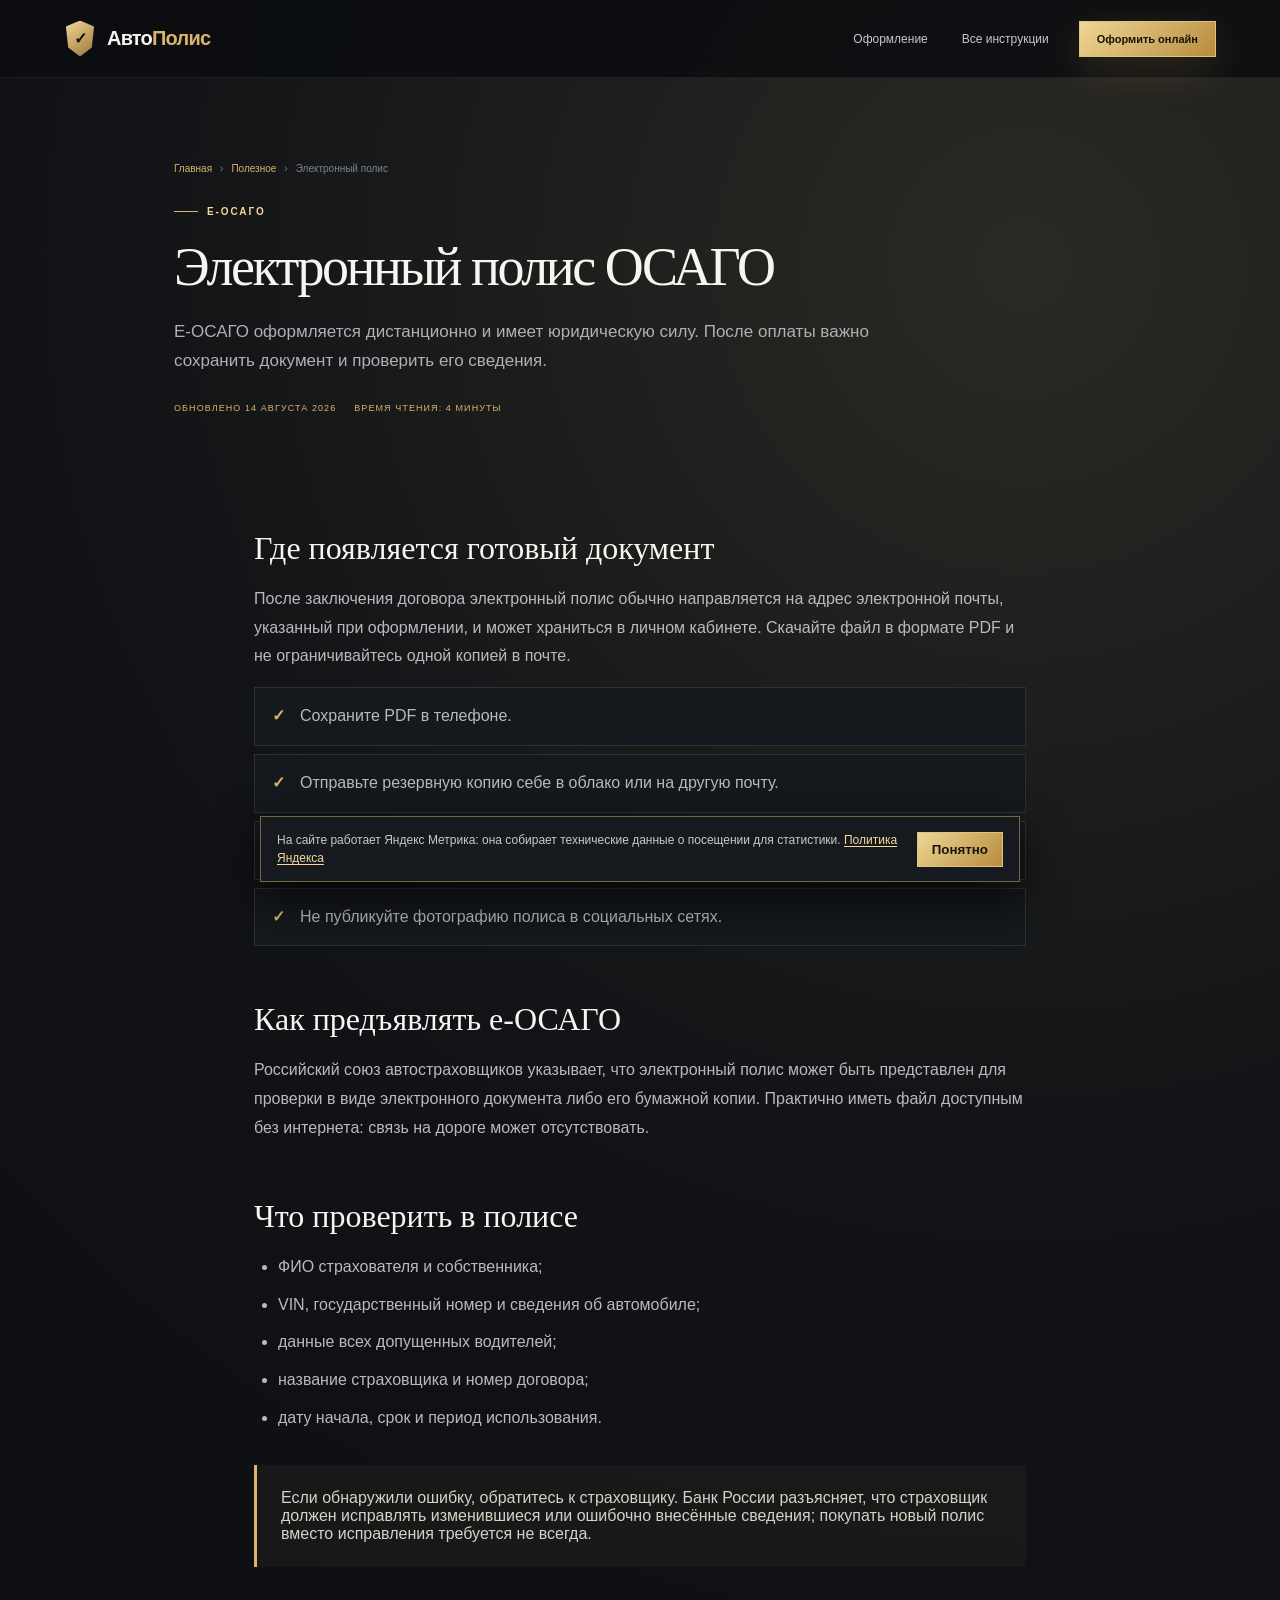
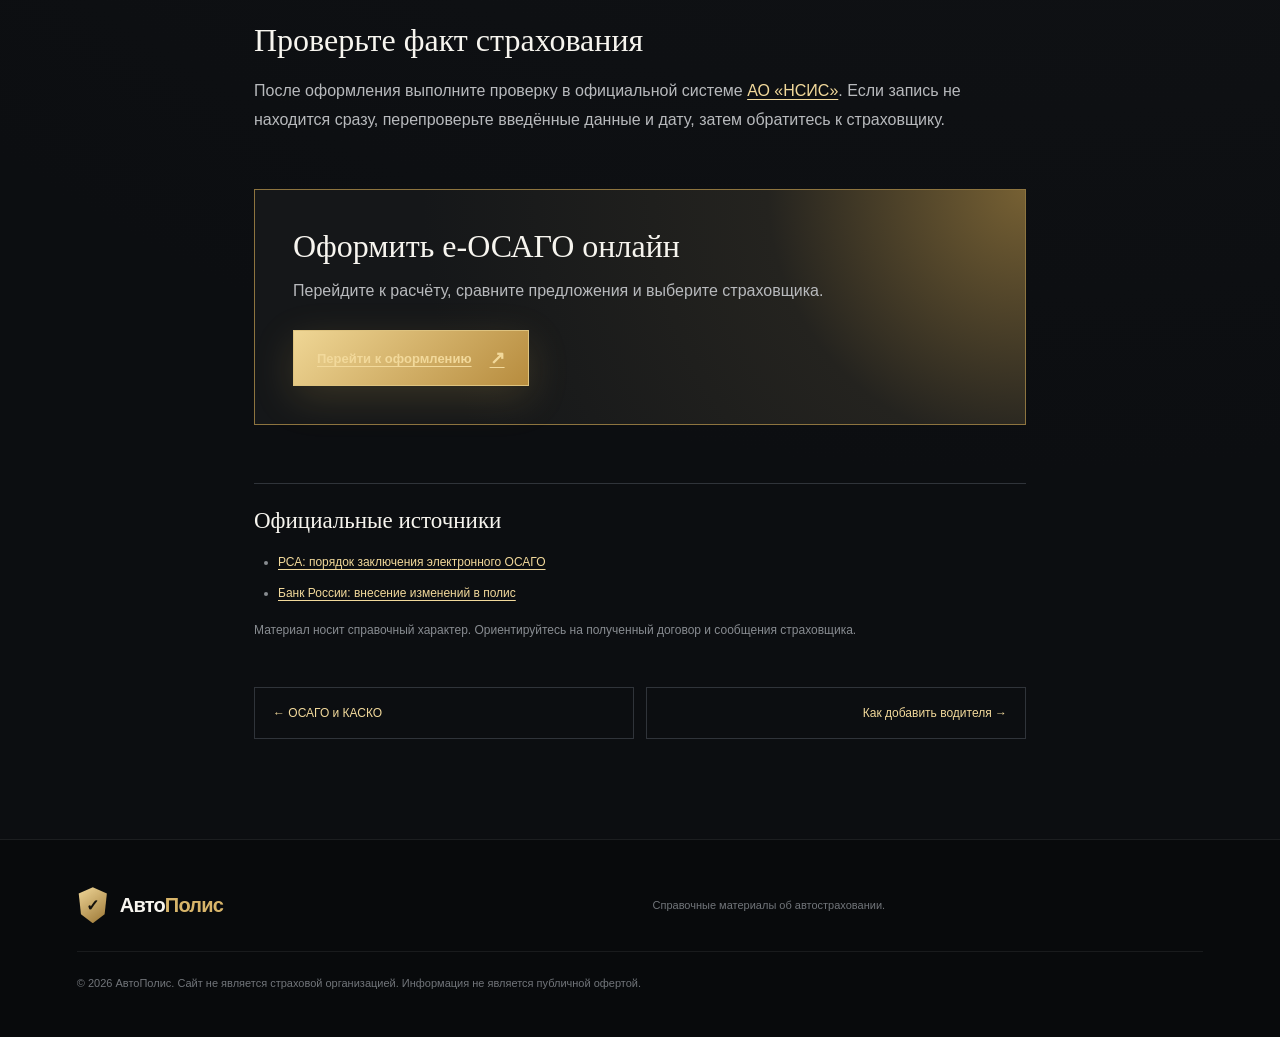
<file: guides/e-policy.html>
<!doctype html>
<html lang="ru">
<head>
  <meta charset="utf-8"><meta name="viewport" content="width=device-width,initial-scale=1">
  <title>Электронный полис ОСАГО: как получить, хранить и предъявлять</title>
  <meta name="description" content="Что делать с электронным полисом ОСАГО после покупки: как проверить данные, где хранить и как предъявлять документ.">
  <meta name="robots" content="index,follow,max-image-preview:large"><meta name="theme-color" content="#0c0e11">
  <link rel="canonical" href="https://rinavl.github.io/avtopolis/guides/e-policy.html"><link rel="icon" href="../favicon.svg"><link rel="stylesheet" href="../style.css">
  <meta property="og:type" content="article"><meta property="og:locale" content="ru_RU"><meta property="og:title" content="Электронный полис ОСАГО"><meta property="og:description" content="Как получить, проверить, сохранить и предъявлять е-ОСАГО."><meta property="og:url" content="https://rinavl.github.io/avtopolis/guides/e-policy.html">
  <script src="../metrika.js"></script>
</head>
<body class="articlePage"><main>
  <header class="articleHeader"><a class="brand" href="../index.html"><span class="shield">✓</span><b>Авто<span>Полис</span></b></a><nav><a href="../index.html#choose">Оформление</a><a href="../index.html#guides">Все инструкции</a></nav><a class="button compact" href="https://advt.pro/product/ProductId~01HSTBJGFNFS9CGG90B9HFG1BZ!ExecutorId~01K80CP4HT0QQK7QTY3TNBFFB6!UserId~01K80CP3XBEEBP85TKR6XKBGMY!LegacyUserId~6052585?w_source=menu" target="_blank" rel="sponsored noopener">Оформить онлайн</a></header>
  <section class="articleHero"><div class="breadcrumbs"><a href="../index.html">Главная</a><span>›</span><a href="../index.html#guides">Полезное</a><span>›</span><span>Электронный полис</span></div><p class="eyebrow"><i></i> Е-ОСАГО</p><h1>Электронный полис ОСАГО</h1><p class="lead">Е-ОСАГО оформляется дистанционно и имеет юридическую силу. После оплаты важно сохранить документ и проверить его сведения.</p><div class="articleMeta"><span class="updated">Обновлено 14 августа 2026</span><span class="readTime">Время чтения: 4 минуты</span></div></section>
  <article class="articleBody">
    <h2>Где появляется готовый документ</h2>
    <p>После заключения договора электронный полис обычно направляется на адрес электронной почты, указанный при оформлении, и может храниться в личном кабинете. Скачайте файл в формате PDF и не ограничивайтесь одной копией в почте.</p>
    <ul class="checklist"><li>Сохраните PDF в телефоне.</li><li>Отправьте резервную копию себе в облако или на другую почту.</li><li>При желании распечатайте экземпляр для автомобиля.</li><li>Не публикуйте фотографию полиса в социальных сетях.</li></ul>
    <h2>Как предъявлять е-ОСАГО</h2>
    <p>Российский союз автостраховщиков указывает, что электронный полис может быть представлен для проверки в виде электронного документа либо его бумажной копии. Практично иметь файл доступным без интернета: связь на дороге может отсутствовать.</p>
    <h2>Что проверить в полисе</h2>
    <ul><li>ФИО страхователя и собственника;</li><li>VIN, государственный номер и сведения об автомобиле;</li><li>данные всех допущенных водителей;</li><li>название страховщика и номер договора;</li><li>дату начала, срок и период использования.</li></ul>
    <div class="callout">Если обнаружили ошибку, обратитесь к страховщику. Банк России разъясняет, что страховщик должен исправлять изменившиеся или ошибочно внесённые сведения; покупать новый полис вместо исправления требуется не всегда.</div>
    <h2>Проверьте факт страхования</h2>
    <p>После оформления выполните проверку в официальной системе <a href="https://nsis.ru/products/osago/check/" target="_blank" rel="noopener">АО «НСИС»</a>. Если запись не находится сразу, перепроверьте введённые данные и дату, затем обратитесь к страховщику.</p>
    <div class="articleCta"><h2>Оформить е-ОСАГО онлайн</h2><p>Перейдите к расчёту, сравните предложения и выберите страховщика.</p><a class="button" href="https://advt.pro/product/ProductId~01HSTBJGFNFS9CGG90B9HFG1BZ!ExecutorId~01K80CP4HT0QQK7QTY3TNBFFB6!UserId~01K80CP3XBEEBP85TKR6XKBGMY!LegacyUserId~6052585?w_source=menu" target="_blank" rel="sponsored noopener">Перейти к оформлению <span>↗</span></a></div>
    <section class="sources"><h2>Официальные источники</h2><ul><li><a href="https://autoins.ru/e-osago/poryadok-zaklyucheniya-dogovora-osago-v-vide-elektronnogo-dokumenta/" target="_blank" rel="noopener">РСА: порядок заключения электронного ОСАГО</a></li><li><a href="https://www.cbr.ru/press/event/?id=8018" target="_blank" rel="noopener">Банк России: внесение изменений в полис</a></li></ul><p>Материал носит справочный характер. Ориентируйтесь на полученный договор и сообщения страховщика.</p></section>
    <div class="articleNav"><a href="osago-or-kasko.html">← ОСАГО и КАСКО</a><a href="add-driver.html">Как добавить водителя →</a></div>
  </article>
  <footer class="articleFooter"><a class="brand" href="../index.html"><span class="shield">✓</span><b>Авто<span>Полис</span></b></a><p>Справочные материалы об автостраховании.</p><small>© 2026 АвтоПолис. Сайт не является страховой организацией. Информация не является публичной офертой.</small></footer>
</main><script type="application/ld+json">{"@context":"https://schema.org","@type":"Article","headline":"Электронный полис ОСАГО","datePublished":"2026-08-14","dateModified":"2026-08-14","author":{"@type":"Organization","name":"АвтоПолис"},"mainEntityOfPage":"https://rinavl.github.io/avtopolis/guides/e-policy.html","inLanguage":"ru-RU"}</script></body></html>
</file>
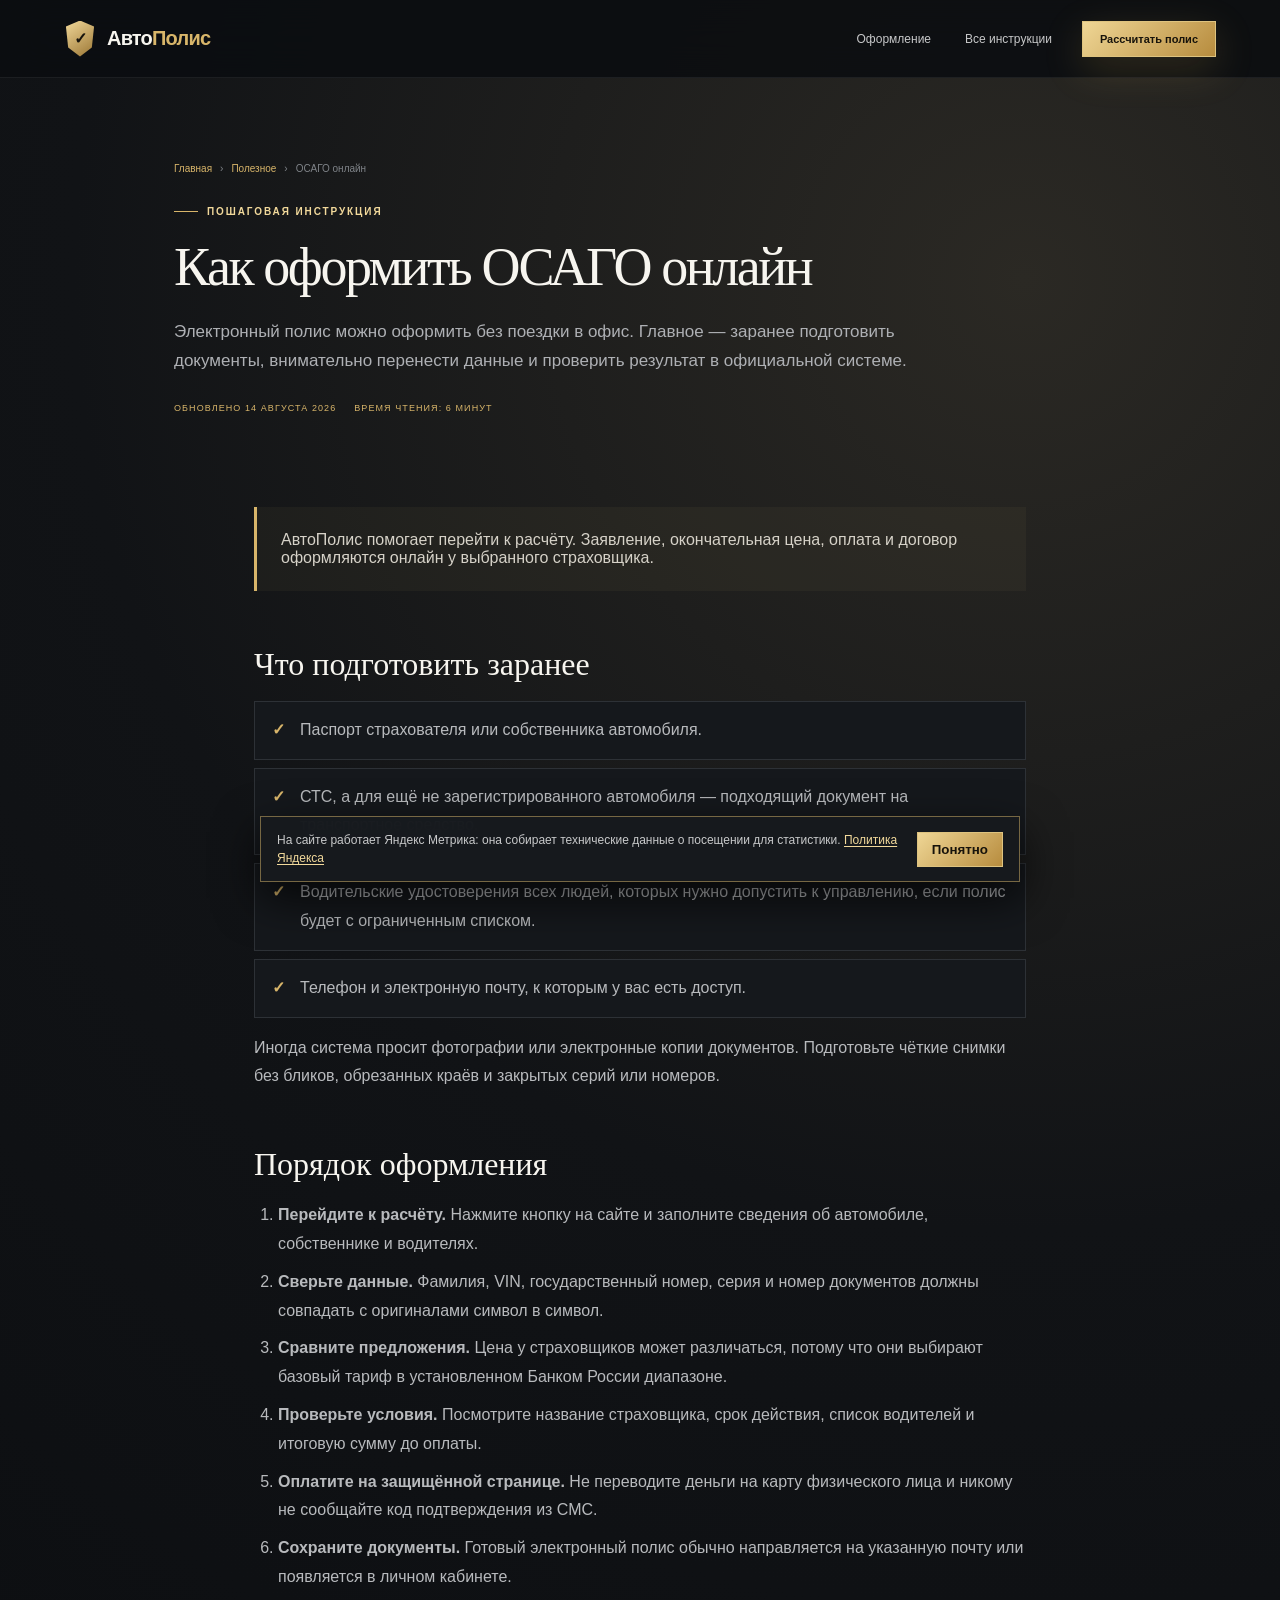
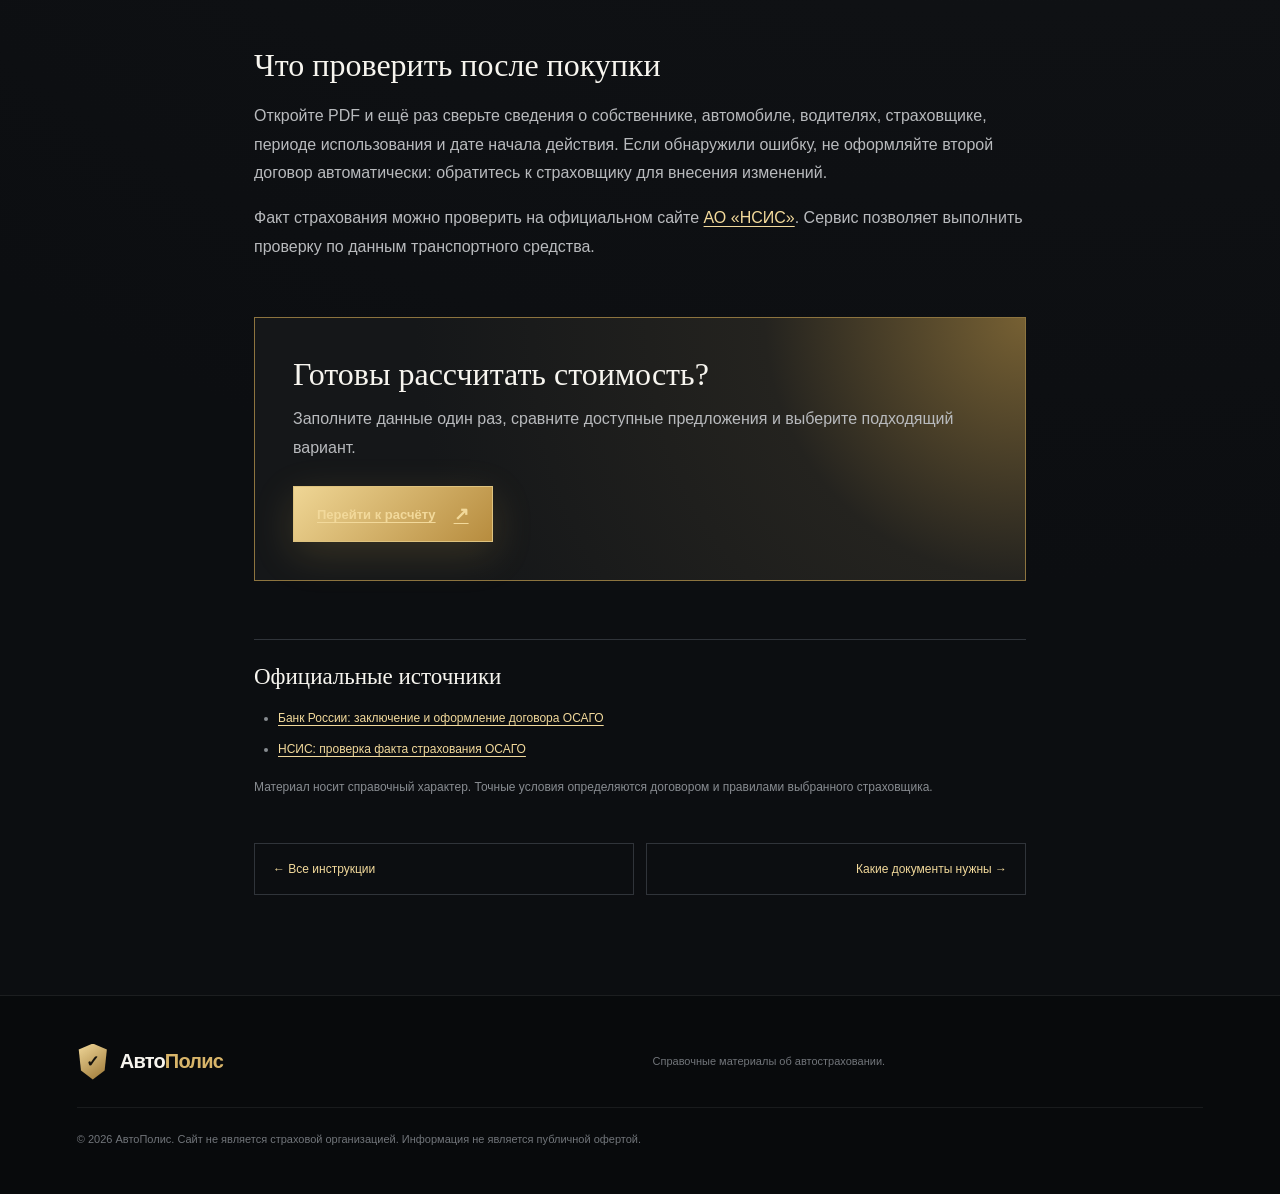
<file: guides/osago-online.html>
<!doctype html>
<html lang="ru">
<head>
  <meta charset="utf-8"><meta name="viewport" content="width=device-width,initial-scale=1">
  <title>Как оформить ОСАГО онлайн: пошаговая инструкция — АвтоПолис</title>
  <meta name="description" content="Пошаговая инструкция по оформлению электронного ОСАГО: какие данные подготовить, как заполнить заявление, оплатить и проверить полис.">
  <meta name="robots" content="index,follow,max-image-preview:large"><meta name="theme-color" content="#0c0e11">
  <link rel="canonical" href="https://rinavl.github.io/avtopolis/guides/osago-online.html"><link rel="icon" href="../favicon.svg"><link rel="stylesheet" href="../style.css">
  <meta property="og:type" content="article"><meta property="og:locale" content="ru_RU"><meta property="og:title" content="Как оформить ОСАГО онлайн"><meta property="og:description" content="Понятная инструкция от подготовки документов до проверки готового полиса."><meta property="og:url" content="https://rinavl.github.io/avtopolis/guides/osago-online.html">
  <script src="../metrika.js"></script>
</head>
<body class="articlePage"><main>
  <header class="articleHeader"><a class="brand" href="../index.html"><span class="shield">✓</span><b>Авто<span>Полис</span></b></a><nav><a href="../index.html#choose">Оформление</a><a href="../index.html#guides">Все инструкции</a></nav><a class="button compact" href="https://advt.pro/product/ProductId~01HSTBJGFNFS9CGG90B9HFG1BZ!ExecutorId~01K80CP4HT0QQK7QTY3TNBFFB6!UserId~01K80CP3XBEEBP85TKR6XKBGMY!LegacyUserId~6052585?w_source=menu" target="_blank" rel="sponsored noopener">Рассчитать полис</a></header>
  <section class="articleHero"><div class="breadcrumbs"><a href="../index.html">Главная</a><span>›</span><a href="../index.html#guides">Полезное</a><span>›</span><span>ОСАГО онлайн</span></div><p class="eyebrow"><i></i> ПОШАГОВАЯ ИНСТРУКЦИЯ</p><h1>Как оформить ОСАГО онлайн</h1><p class="lead">Электронный полис можно оформить без поездки в офис. Главное — заранее подготовить документы, внимательно перенести данные и проверить результат в официальной системе.</p><div class="articleMeta"><span class="updated">Обновлено 14 августа 2026</span><span class="readTime">Время чтения: 6 минут</span></div></section>
  <article class="articleBody">
    <div class="callout">АвтоПолис помогает перейти к расчёту. Заявление, окончательная цена, оплата и договор оформляются онлайн у выбранного страховщика.</div>
    <h2>Что подготовить заранее</h2>
    <ul class="checklist"><li>Паспорт страхователя или собственника автомобиля.</li><li>СТС, а для ещё не зарегистрированного автомобиля — подходящий документ на транспортное средство.</li><li>Водительские удостоверения всех людей, которых нужно допустить к управлению, если полис будет с ограниченным списком.</li><li>Телефон и электронную почту, к которым у вас есть доступ.</li></ul>
    <p>Иногда система просит фотографии или электронные копии документов. Подготовьте чёткие снимки без бликов, обрезанных краёв и закрытых серий или номеров.</p>
    <h2>Порядок оформления</h2>
    <ol><li><strong>Перейдите к расчёту.</strong> Нажмите кнопку на сайте и заполните сведения об автомобиле, собственнике и водителях.</li><li><strong>Сверьте данные.</strong> Фамилия, VIN, государственный номер, серия и номер документов должны совпадать с оригиналами символ в символ.</li><li><strong>Сравните предложения.</strong> Цена у страховщиков может различаться, потому что они выбирают базовый тариф в установленном Банком России диапазоне.</li><li><strong>Проверьте условия.</strong> Посмотрите название страховщика, срок действия, список водителей и итоговую сумму до оплаты.</li><li><strong>Оплатите на защищённой странице.</strong> Не переводите деньги на карту физического лица и никому не сообщайте код подтверждения из СМС.</li><li><strong>Сохраните документы.</strong> Готовый электронный полис обычно направляется на указанную почту или появляется в личном кабинете.</li></ol>
    <h2>Что проверить после покупки</h2>
    <p>Откройте PDF и ещё раз сверьте сведения о собственнике, автомобиле, водителях, страховщике, периоде использования и дате начала действия. Если обнаружили ошибку, не оформляйте второй договор автоматически: обратитесь к страховщику для внесения изменений.</p>
    <p>Факт страхования можно проверить на официальном сайте <a href="https://nsis.ru/products/osago/check/" target="_blank" rel="noopener">АО «НСИС»</a>. Сервис позволяет выполнить проверку по данным транспортного средства.</p>
    <div class="articleCta"><h2>Готовы рассчитать стоимость?</h2><p>Заполните данные один раз, сравните доступные предложения и выберите подходящий вариант.</p><a class="button" href="https://advt.pro/product/ProductId~01HSTBJGFNFS9CGG90B9HFG1BZ!ExecutorId~01K80CP4HT0QQK7QTY3TNBFFB6!UserId~01K80CP3XBEEBP85TKR6XKBGMY!LegacyUserId~6052585?w_source=menu" target="_blank" rel="sponsored noopener">Перейти к расчёту <span>↗</span></a></div>
    <section class="sources"><h2>Официальные источники</h2><ul><li><a href="https://www.cbr.ru/faq/insh/osago/" target="_blank" rel="noopener">Банк России: заключение и оформление договора ОСАГО</a></li><li><a href="https://nsis.ru/products/osago/check/" target="_blank" rel="noopener">НСИС: проверка факта страхования ОСАГО</a></li></ul><p>Материал носит справочный характер. Точные условия определяются договором и правилами выбранного страховщика.</p></section>
    <div class="articleNav"><a href="../index.html#guides">← Все инструкции</a><a href="documents-for-osago.html">Какие документы нужны →</a></div>
  </article>
  <footer class="articleFooter"><a class="brand" href="../index.html"><span class="shield">✓</span><b>Авто<span>Полис</span></b></a><p>Справочные материалы об автостраховании.</p><small>© 2026 АвтоПолис. Сайт не является страховой организацией. Информация не является публичной офертой.</small></footer>
</main><script type="application/ld+json">{"@context":"https://schema.org","@type":"Article","headline":"Как оформить ОСАГО онлайн","datePublished":"2026-08-14","dateModified":"2026-08-14","author":{"@type":"Organization","name":"АвтоПолис"},"publisher":{"@type":"Organization","name":"АвтоПолис"},"mainEntityOfPage":"https://rinavl.github.io/avtopolis/guides/osago-online.html","inLanguage":"ru-RU"}</script></body></html>
</file>
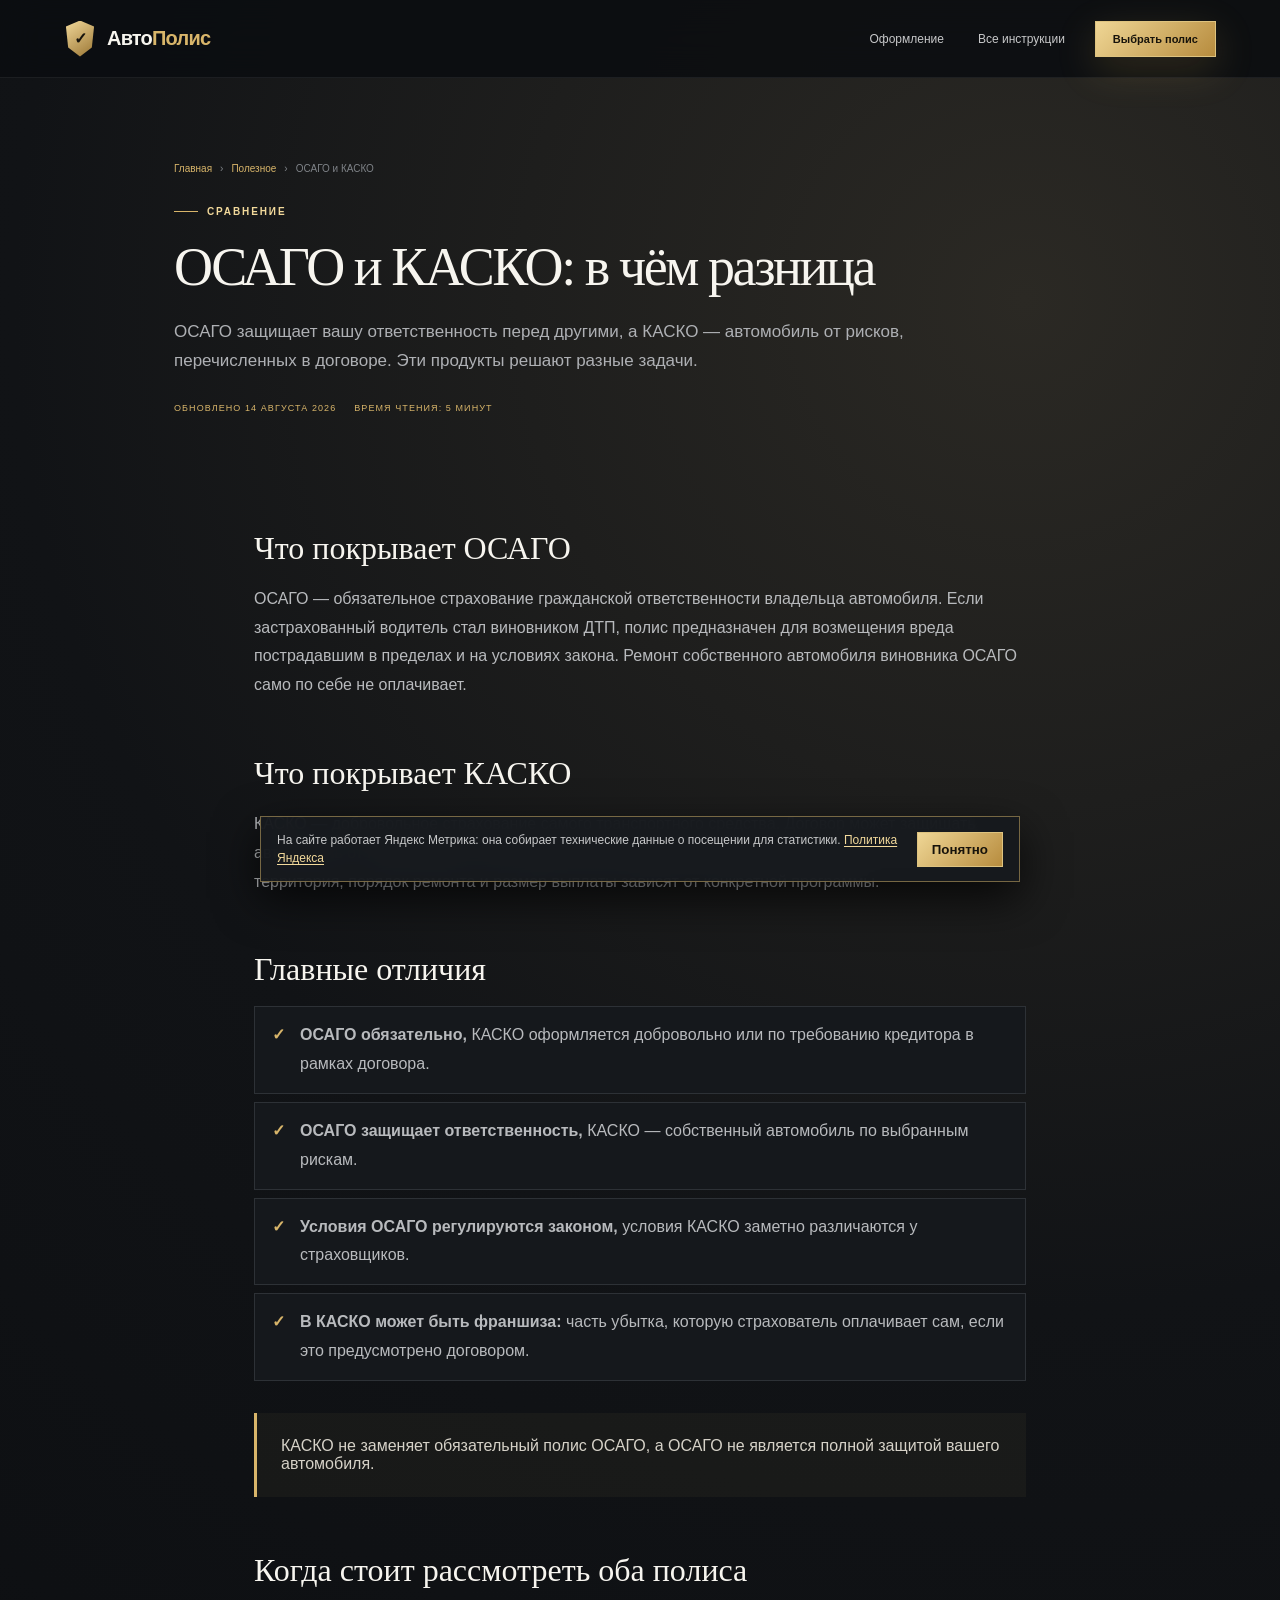
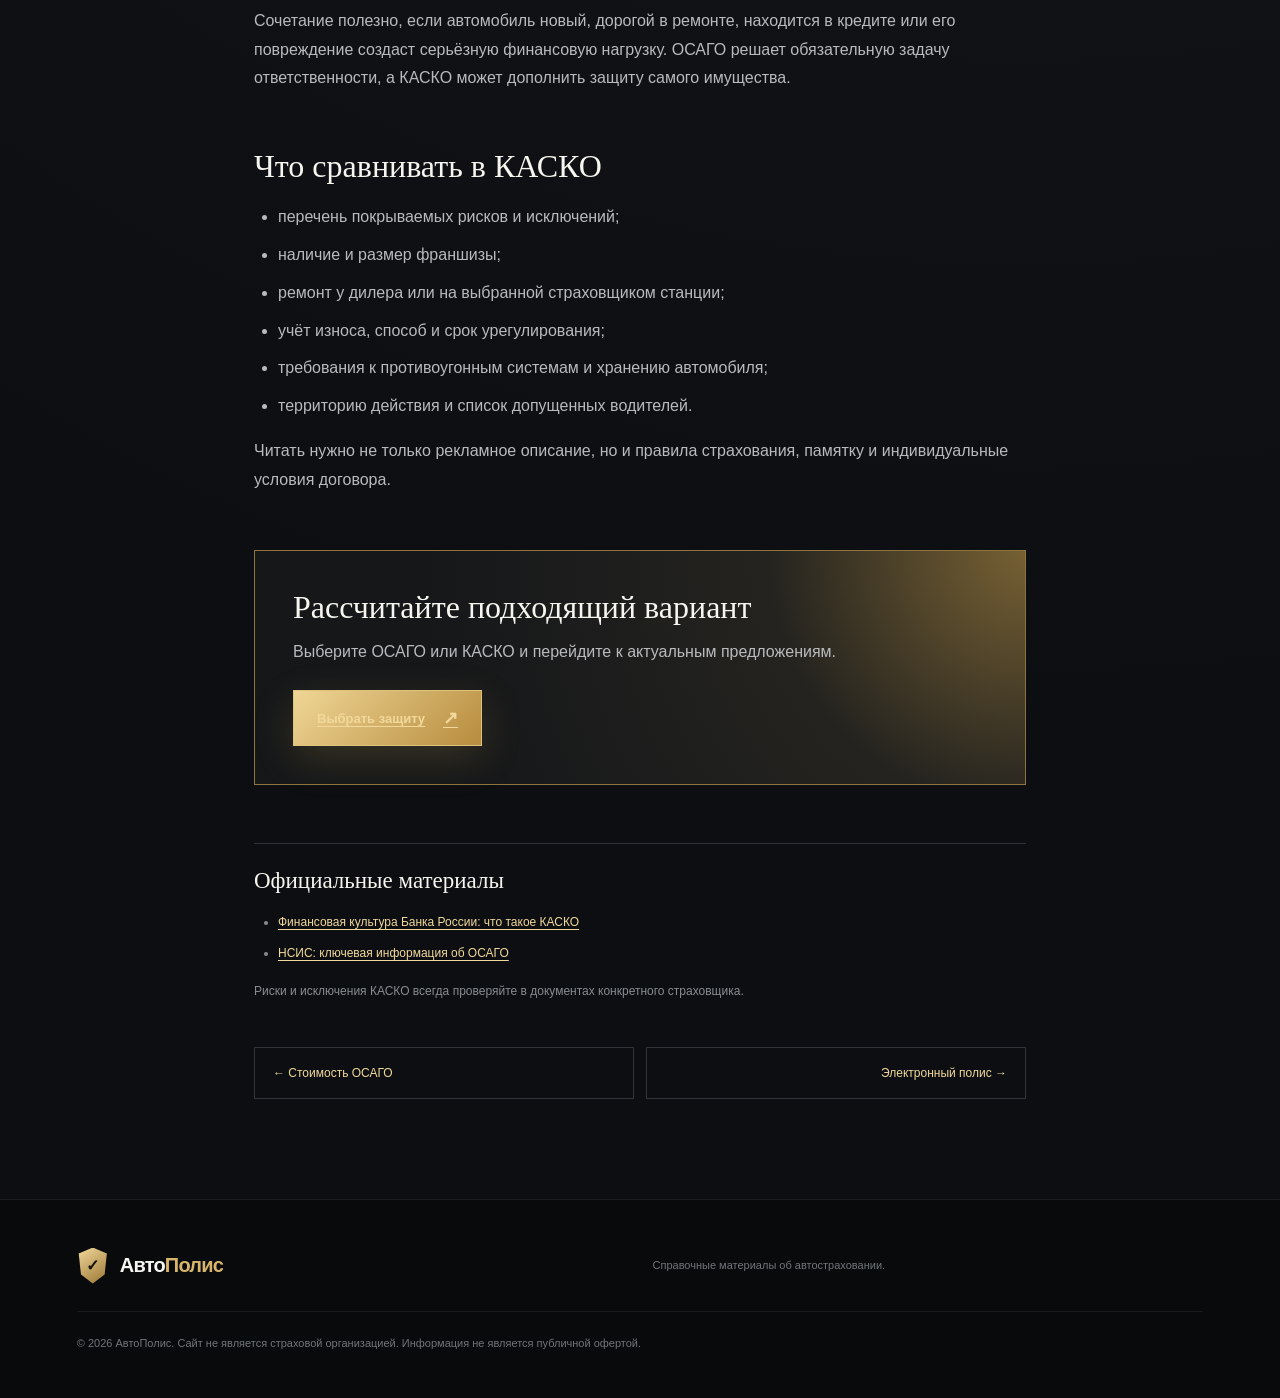
<file: guides/osago-or-kasko.html>
<!doctype html>
<html lang="ru">
<head>
  <meta charset="utf-8"><meta name="viewport" content="width=device-width,initial-scale=1">
  <title>ОСАГО и КАСКО: в чём разница и какой полис нужен</title>
  <meta name="description" content="Простое сравнение ОСАГО и КАСКО: что защищает каждый полис, обязательность, риски и франшиза.">
  <meta name="robots" content="index,follow,max-image-preview:large"><meta name="theme-color" content="#0c0e11">
  <link rel="canonical" href="https://rinavl.github.io/avtopolis/guides/osago-or-kasko.html"><link rel="icon" href="../favicon.svg"><link rel="stylesheet" href="../style.css">
  <meta property="og:type" content="article"><meta property="og:locale" content="ru_RU"><meta property="og:title" content="ОСАГО и КАСКО: в чём разница"><meta property="og:description" content="Какой полис защищает ответственность, а какой — сам автомобиль."><meta property="og:url" content="https://rinavl.github.io/avtopolis/guides/osago-or-kasko.html">
  <script src="../metrika.js"></script>
</head>
<body class="articlePage"><main>
  <header class="articleHeader"><a class="brand" href="../index.html"><span class="shield">✓</span><b>Авто<span>Полис</span></b></a><nav><a href="../index.html#choose">Оформление</a><a href="../index.html#guides">Все инструкции</a></nav><a class="button compact" href="https://advt.pro/product/ProductId~01HSTBJGFNFS9CGG90B9HFG1BZ!ExecutorId~01K80CP4HT0QQK7QTY3TNBFFB6!UserId~01K80CP3XBEEBP85TKR6XKBGMY!LegacyUserId~6052585?w_source=menu" target="_blank" rel="sponsored noopener">Выбрать полис</a></header>
  <section class="articleHero"><div class="breadcrumbs"><a href="../index.html">Главная</a><span>›</span><a href="../index.html#guides">Полезное</a><span>›</span><span>ОСАГО и КАСКО</span></div><p class="eyebrow"><i></i> СРАВНЕНИЕ</p><h1>ОСАГО и КАСКО: в чём разница</h1><p class="lead">ОСАГО защищает вашу ответственность перед другими, а КАСКО — автомобиль от рисков, перечисленных в договоре. Эти продукты решают разные задачи.</p><div class="articleMeta"><span class="updated">Обновлено 14 августа 2026</span><span class="readTime">Время чтения: 5 минут</span></div></section>
  <article class="articleBody">
    <h2>Что покрывает ОСАГО</h2>
    <p>ОСАГО — обязательное страхование гражданской ответственности владельца автомобиля. Если застрахованный водитель стал виновником ДТП, полис предназначен для возмещения вреда пострадавшим в пределах и на условиях закона. Ремонт собственного автомобиля виновника ОСАГО само по себе не оплачивает.</p>
    <h2>Что покрывает КАСКО</h2>
    <p>КАСКО — добровольное страхование самого транспортного средства. Договор может защищать автомобиль от повреждения, угона и других согласованных рисков. Набор событий, исключения, территория, порядок ремонта и размер выплаты зависят от конкретной программы.</p>
    <h2>Главные отличия</h2>
    <ul class="checklist"><li><strong>ОСАГО обязательно,</strong> КАСКО оформляется добровольно или по требованию кредитора в рамках договора.</li><li><strong>ОСАГО защищает ответственность,</strong> КАСКО — собственный автомобиль по выбранным рискам.</li><li><strong>Условия ОСАГО регулируются законом,</strong> условия КАСКО заметно различаются у страховщиков.</li><li><strong>В КАСКО может быть франшиза:</strong> часть убытка, которую страхователь оплачивает сам, если это предусмотрено договором.</li></ul>
    <div class="callout">КАСКО не заменяет обязательный полис ОСАГО, а ОСАГО не является полной защитой вашего автомобиля.</div>
    <h2>Когда стоит рассмотреть оба полиса</h2>
    <p>Сочетание полезно, если автомобиль новый, дорогой в ремонте, находится в кредите или его повреждение создаст серьёзную финансовую нагрузку. ОСАГО решает обязательную задачу ответственности, а КАСКО может дополнить защиту самого имущества.</p>
    <h2>Что сравнивать в КАСКО</h2>
    <ul><li>перечень покрываемых рисков и исключений;</li><li>наличие и размер франшизы;</li><li>ремонт у дилера или на выбранной страховщиком станции;</li><li>учёт износа, способ и срок урегулирования;</li><li>требования к противоугонным системам и хранению автомобиля;</li><li>территорию действия и список допущенных водителей.</li></ul>
    <p>Читать нужно не только рекламное описание, но и правила страхования, памятку и индивидуальные условия договора.</p>
    <div class="articleCta"><h2>Рассчитайте подходящий вариант</h2><p>Выберите ОСАГО или КАСКО и перейдите к актуальным предложениям.</p><a class="button" href="https://advt.pro/product/ProductId~01HSTBJGFNFS9CGG90B9HFG1BZ!ExecutorId~01K80CP4HT0QQK7QTY3TNBFFB6!UserId~01K80CP3XBEEBP85TKR6XKBGMY!LegacyUserId~6052585?w_source=menu" target="_blank" rel="sponsored noopener">Выбрать защиту <span>↗</span></a></div>
    <section class="sources"><h2>Официальные материалы</h2><ul><li><a href="https://fincult.info/article/kasko/" target="_blank" rel="noopener">Финансовая культура Банка России: что такое КАСКО</a></li><li><a href="https://nsis.ru/products/osago/" target="_blank" rel="noopener">НСИС: ключевая информация об ОСАГО</a></li></ul><p>Риски и исключения КАСКО всегда проверяйте в документах конкретного страховщика.</p></section>
    <div class="articleNav"><a href="osago-price.html">← Стоимость ОСАГО</a><a href="e-policy.html">Электронный полис →</a></div>
  </article>
  <footer class="articleFooter"><a class="brand" href="../index.html"><span class="shield">✓</span><b>Авто<span>Полис</span></b></a><p>Справочные материалы об автостраховании.</p><small>© 2026 АвтоПолис. Сайт не является страховой организацией. Информация не является публичной офертой.</small></footer>
</main><script type="application/ld+json">{"@context":"https://schema.org","@type":"Article","headline":"ОСАГО и КАСКО: в чём разница","datePublished":"2026-08-14","dateModified":"2026-08-14","author":{"@type":"Organization","name":"АвтоПолис"},"mainEntityOfPage":"https://rinavl.github.io/avtopolis/guides/osago-or-kasko.html","inLanguage":"ru-RU"}</script></body></html>
</file>
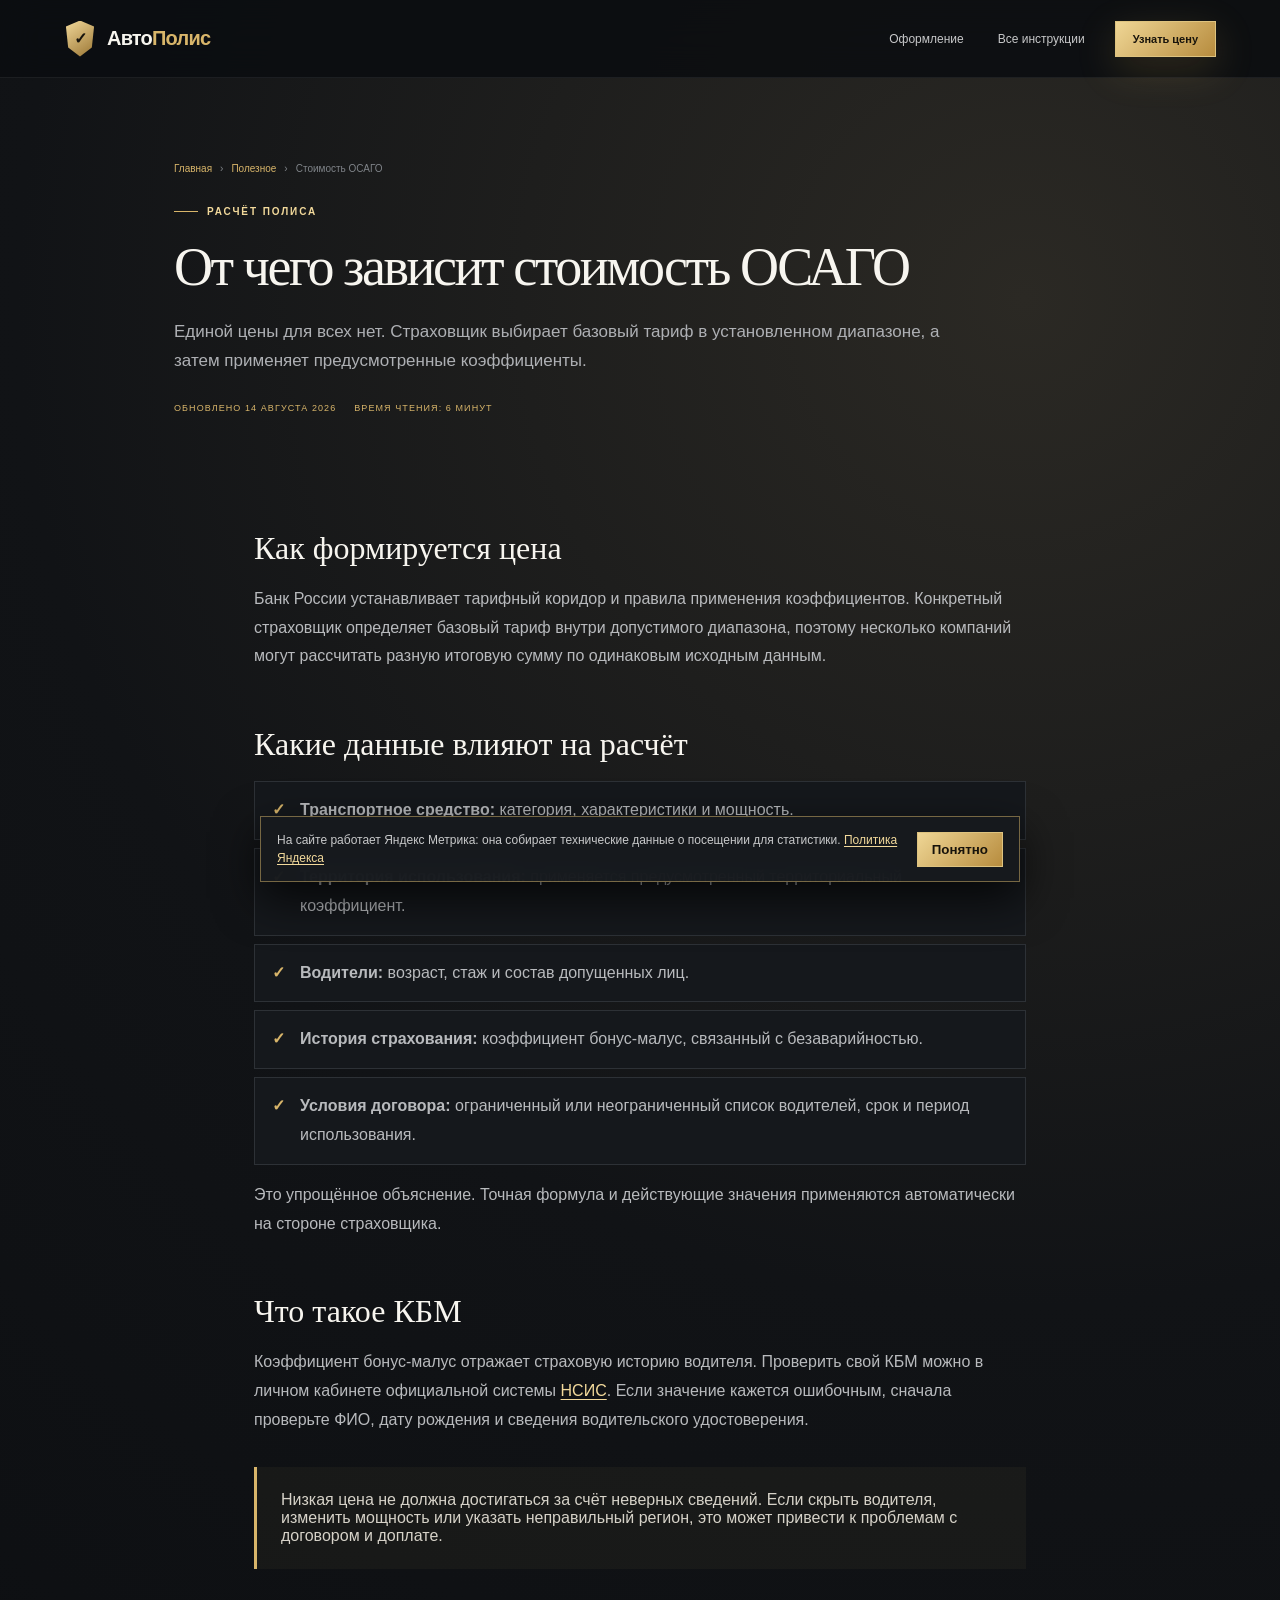
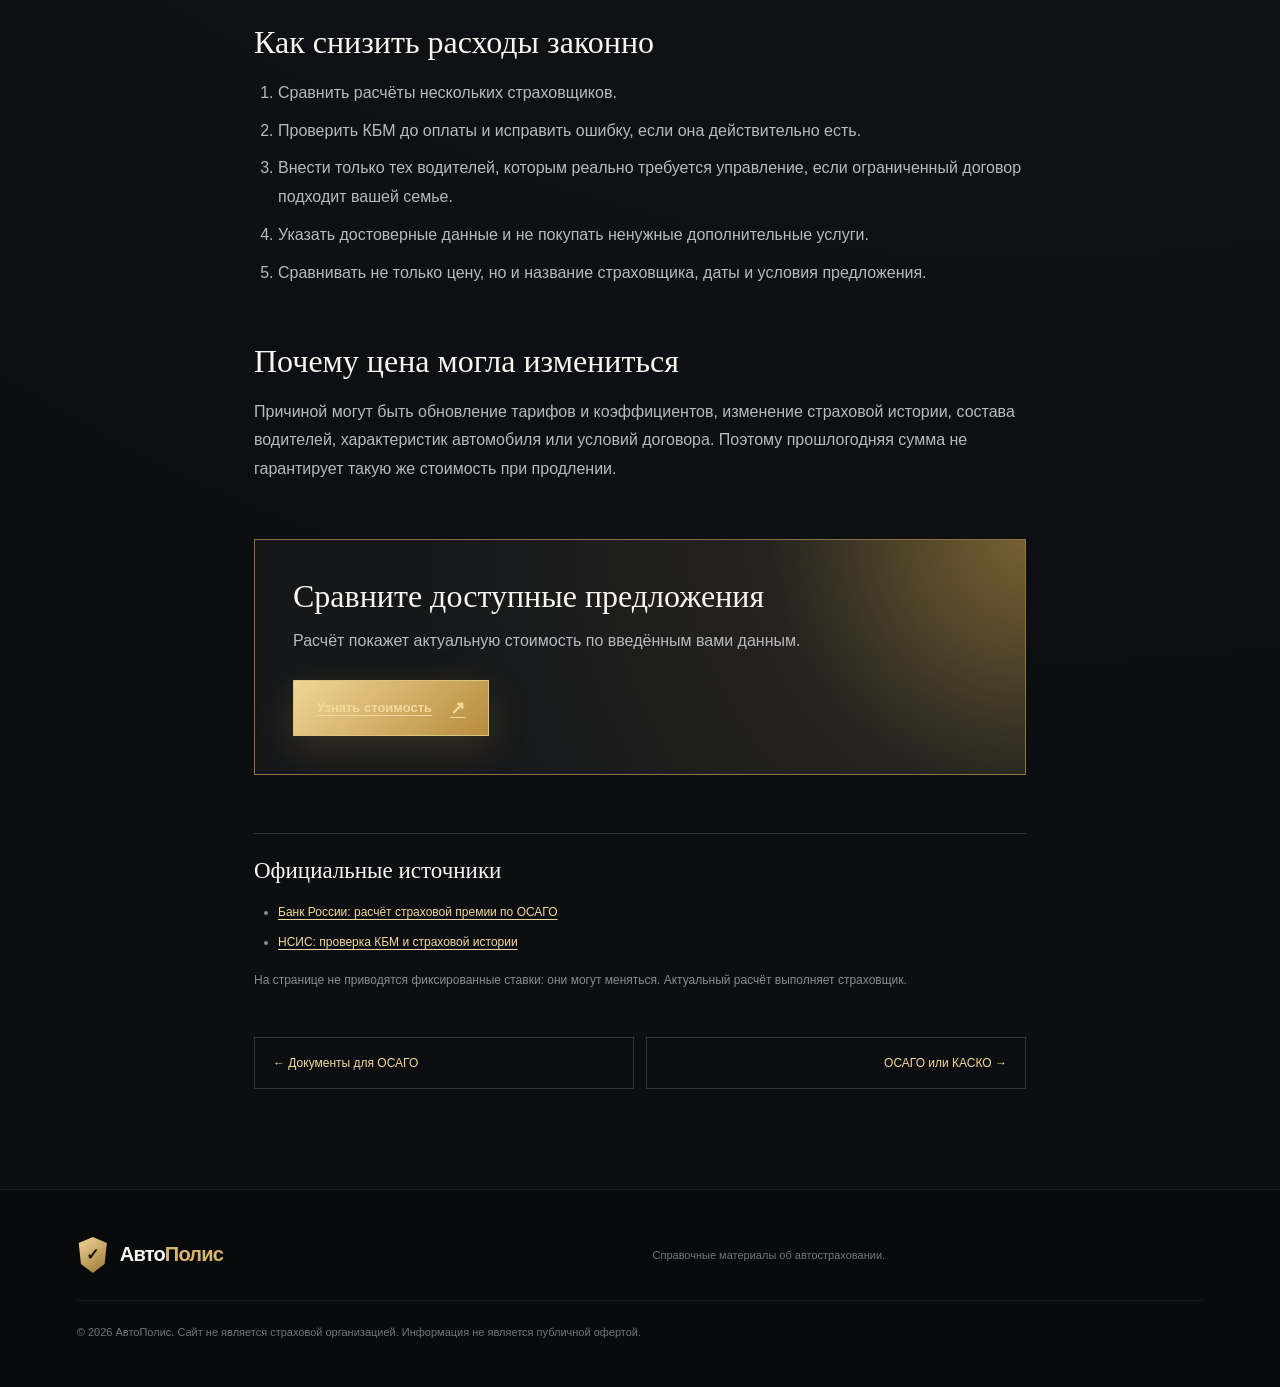
<file: guides/osago-price.html>
<!doctype html>
<html lang="ru">
<head>
  <meta charset="utf-8"><meta name="viewport" content="width=device-width,initial-scale=1">
  <title>От чего зависит стоимость ОСАГО и почему цены отличаются</title>
  <meta name="description" content="Из чего складывается стоимость ОСАГО, почему страховщики дают разные цены и как проверить коэффициент бонус-малус.">
  <meta name="robots" content="index,follow,max-image-preview:large"><meta name="theme-color" content="#0c0e11">
  <link rel="canonical" href="https://rinavl.github.io/avtopolis/guides/osago-price.html"><link rel="icon" href="../favicon.svg"><link rel="stylesheet" href="../style.css">
  <meta property="og:type" content="article"><meta property="og:locale" content="ru_RU"><meta property="og:title" content="От чего зависит стоимость ОСАГО"><meta property="og:description" content="Базовый тариф, коэффициенты, КБМ и причины различий между предложениями."><meta property="og:url" content="https://rinavl.github.io/avtopolis/guides/osago-price.html">
  <script src="../metrika.js"></script>
</head>
<body class="articlePage"><main>
  <header class="articleHeader"><a class="brand" href="../index.html"><span class="shield">✓</span><b>Авто<span>Полис</span></b></a><nav><a href="../index.html#choose">Оформление</a><a href="../index.html#guides">Все инструкции</a></nav><a class="button compact" href="https://advt.pro/product/ProductId~01HSTBJGFNFS9CGG90B9HFG1BZ!ExecutorId~01K80CP4HT0QQK7QTY3TNBFFB6!UserId~01K80CP3XBEEBP85TKR6XKBGMY!LegacyUserId~6052585?w_source=menu" target="_blank" rel="sponsored noopener">Узнать цену</a></header>
  <section class="articleHero"><div class="breadcrumbs"><a href="../index.html">Главная</a><span>›</span><a href="../index.html#guides">Полезное</a><span>›</span><span>Стоимость ОСАГО</span></div><p class="eyebrow"><i></i> РАСЧЁТ ПОЛИСА</p><h1>От чего зависит стоимость ОСАГО</h1><p class="lead">Единой цены для всех нет. Страховщик выбирает базовый тариф в установленном диапазоне, а затем применяет предусмотренные коэффициенты.</p><div class="articleMeta"><span class="updated">Обновлено 14 августа 2026</span><span class="readTime">Время чтения: 6 минут</span></div></section>
  <article class="articleBody">
    <h2>Как формируется цена</h2>
    <p>Банк России устанавливает тарифный коридор и правила применения коэффициентов. Конкретный страховщик определяет базовый тариф внутри допустимого диапазона, поэтому несколько компаний могут рассчитать разную итоговую сумму по одинаковым исходным данным.</p>
    <h2>Какие данные влияют на расчёт</h2>
    <ul class="checklist"><li><strong>Транспортное средство:</strong> категория, характеристики и мощность.</li><li><strong>Территория использования:</strong> применяется предусмотренный территориальный коэффициент.</li><li><strong>Водители:</strong> возраст, стаж и состав допущенных лиц.</li><li><strong>История страхования:</strong> коэффициент бонус-малус, связанный с безаварийностью.</li><li><strong>Условия договора:</strong> ограниченный или неограниченный список водителей, срок и период использования.</li></ul>
    <p>Это упрощённое объяснение. Точная формула и действующие значения применяются автоматически на стороне страховщика.</p>
    <h2>Что такое КБМ</h2>
    <p>Коэффициент бонус-малус отражает страховую историю водителя. Проверить свой КБМ можно в личном кабинете официальной системы <a href="https://nsis.ru/" target="_blank" rel="noopener">НСИС</a>. Если значение кажется ошибочным, сначала проверьте ФИО, дату рождения и сведения водительского удостоверения.</p>
    <div class="callout">Низкая цена не должна достигаться за счёт неверных сведений. Если скрыть водителя, изменить мощность или указать неправильный регион, это может привести к проблемам с договором и доплате.</div>
    <h2>Как снизить расходы законно</h2>
    <ol><li>Сравнить расчёты нескольких страховщиков.</li><li>Проверить КБМ до оплаты и исправить ошибку, если она действительно есть.</li><li>Внести только тех водителей, которым реально требуется управление, если ограниченный договор подходит вашей семье.</li><li>Указать достоверные данные и не покупать ненужные дополнительные услуги.</li><li>Сравнивать не только цену, но и название страховщика, даты и условия предложения.</li></ol>
    <h2>Почему цена могла измениться</h2>
    <p>Причиной могут быть обновление тарифов и коэффициентов, изменение страховой истории, состава водителей, характеристик автомобиля или условий договора. Поэтому прошлогодняя сумма не гарантирует такую же стоимость при продлении.</p>
    <div class="articleCta"><h2>Сравните доступные предложения</h2><p>Расчёт покажет актуальную стоимость по введённым вами данным.</p><a class="button" href="https://advt.pro/product/ProductId~01HSTBJGFNFS9CGG90B9HFG1BZ!ExecutorId~01K80CP4HT0QQK7QTY3TNBFFB6!UserId~01K80CP3XBEEBP85TKR6XKBGMY!LegacyUserId~6052585?w_source=menu" target="_blank" rel="sponsored noopener">Узнать стоимость <span>↗</span></a></div>
    <section class="sources"><h2>Официальные источники</h2><ul><li><a href="https://www.cbr.ru/faq/insh/osago/" target="_blank" rel="noopener">Банк России: расчёт страховой премии по ОСАГО</a></li><li><a href="https://nsis.ru/" target="_blank" rel="noopener">НСИС: проверка КБМ и страховой истории</a></li></ul><p>На странице не приводятся фиксированные ставки: они могут меняться. Актуальный расчёт выполняет страховщик.</p></section>
    <div class="articleNav"><a href="documents-for-osago.html">← Документы для ОСАГО</a><a href="osago-or-kasko.html">ОСАГО или КАСКО →</a></div>
  </article>
  <footer class="articleFooter"><a class="brand" href="../index.html"><span class="shield">✓</span><b>Авто<span>Полис</span></b></a><p>Справочные материалы об автостраховании.</p><small>© 2026 АвтоПолис. Сайт не является страховой организацией. Информация не является публичной офертой.</small></footer>
</main><script type="application/ld+json">{"@context":"https://schema.org","@type":"Article","headline":"От чего зависит стоимость ОСАГО","datePublished":"2026-08-14","dateModified":"2026-08-14","author":{"@type":"Organization","name":"АвтоПолис"},"mainEntityOfPage":"https://rinavl.github.io/avtopolis/guides/osago-price.html","inLanguage":"ru-RU"}</script></body></html>
</file>
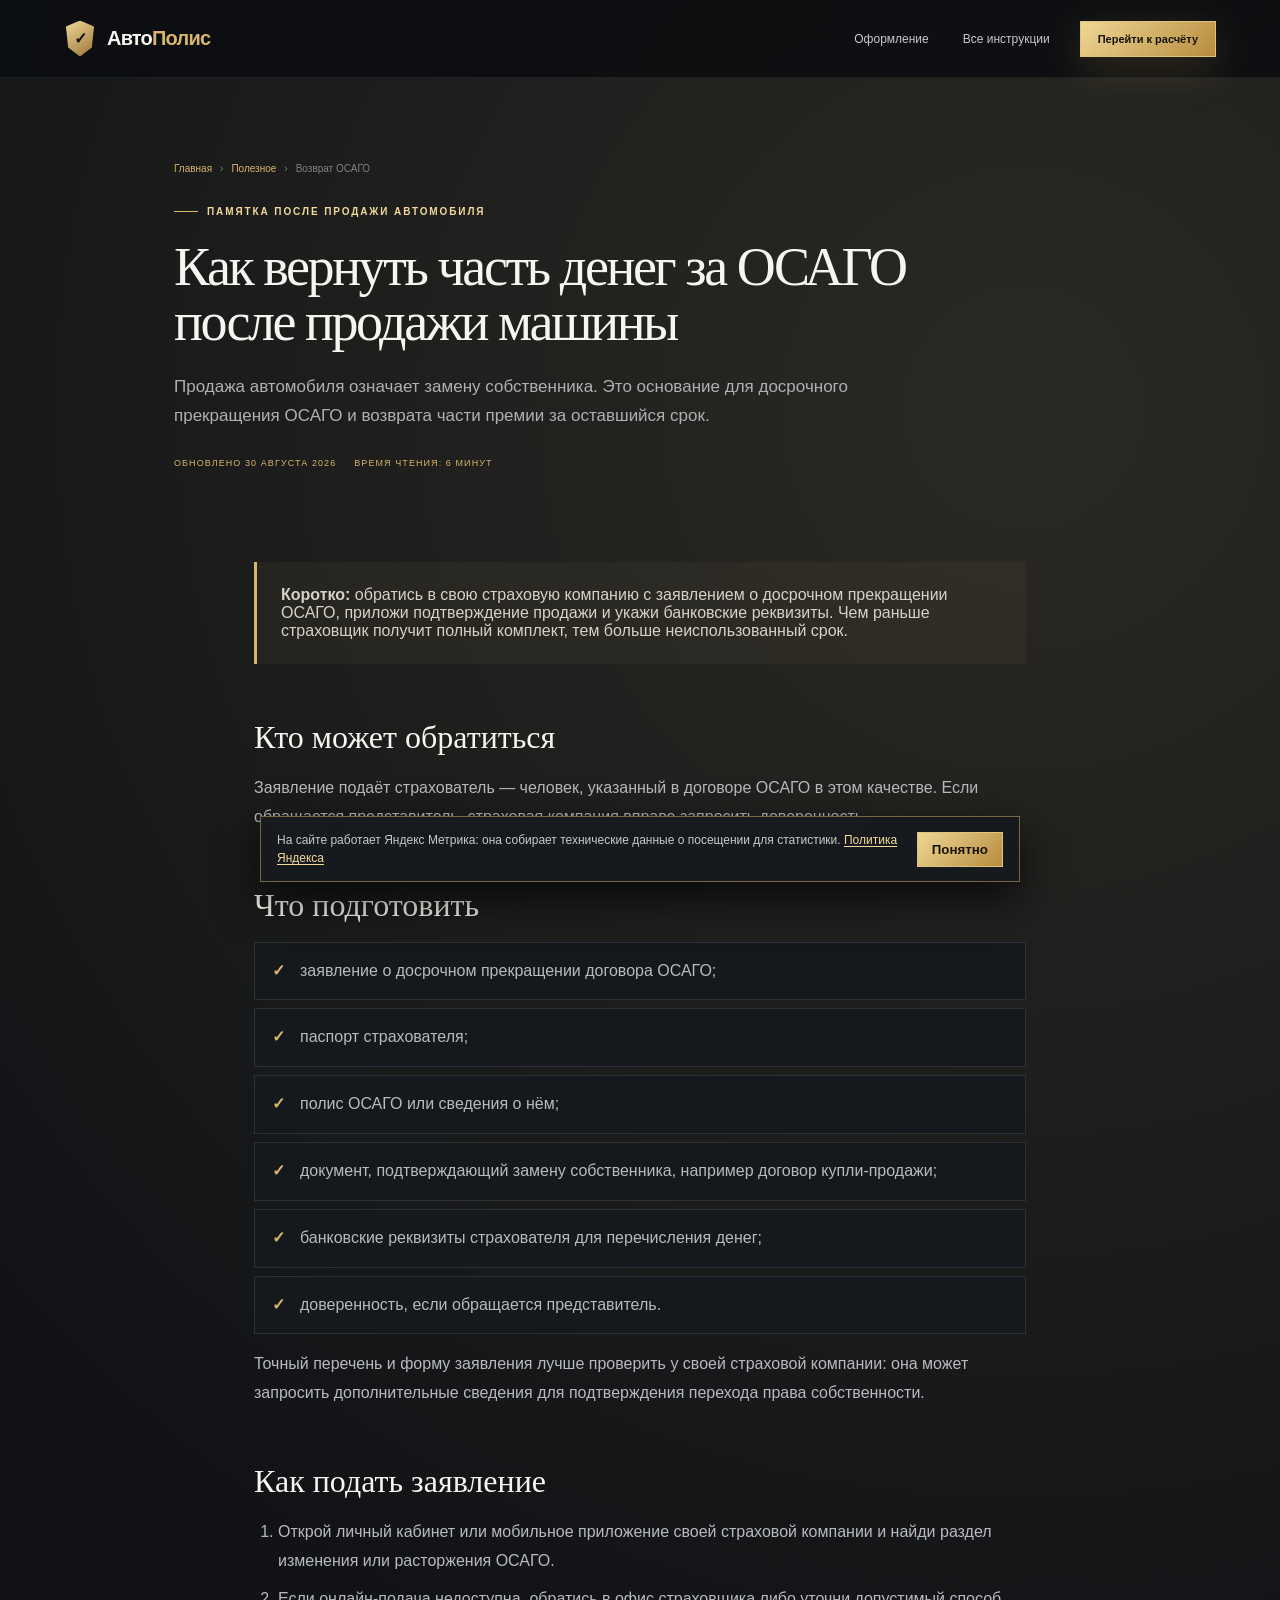
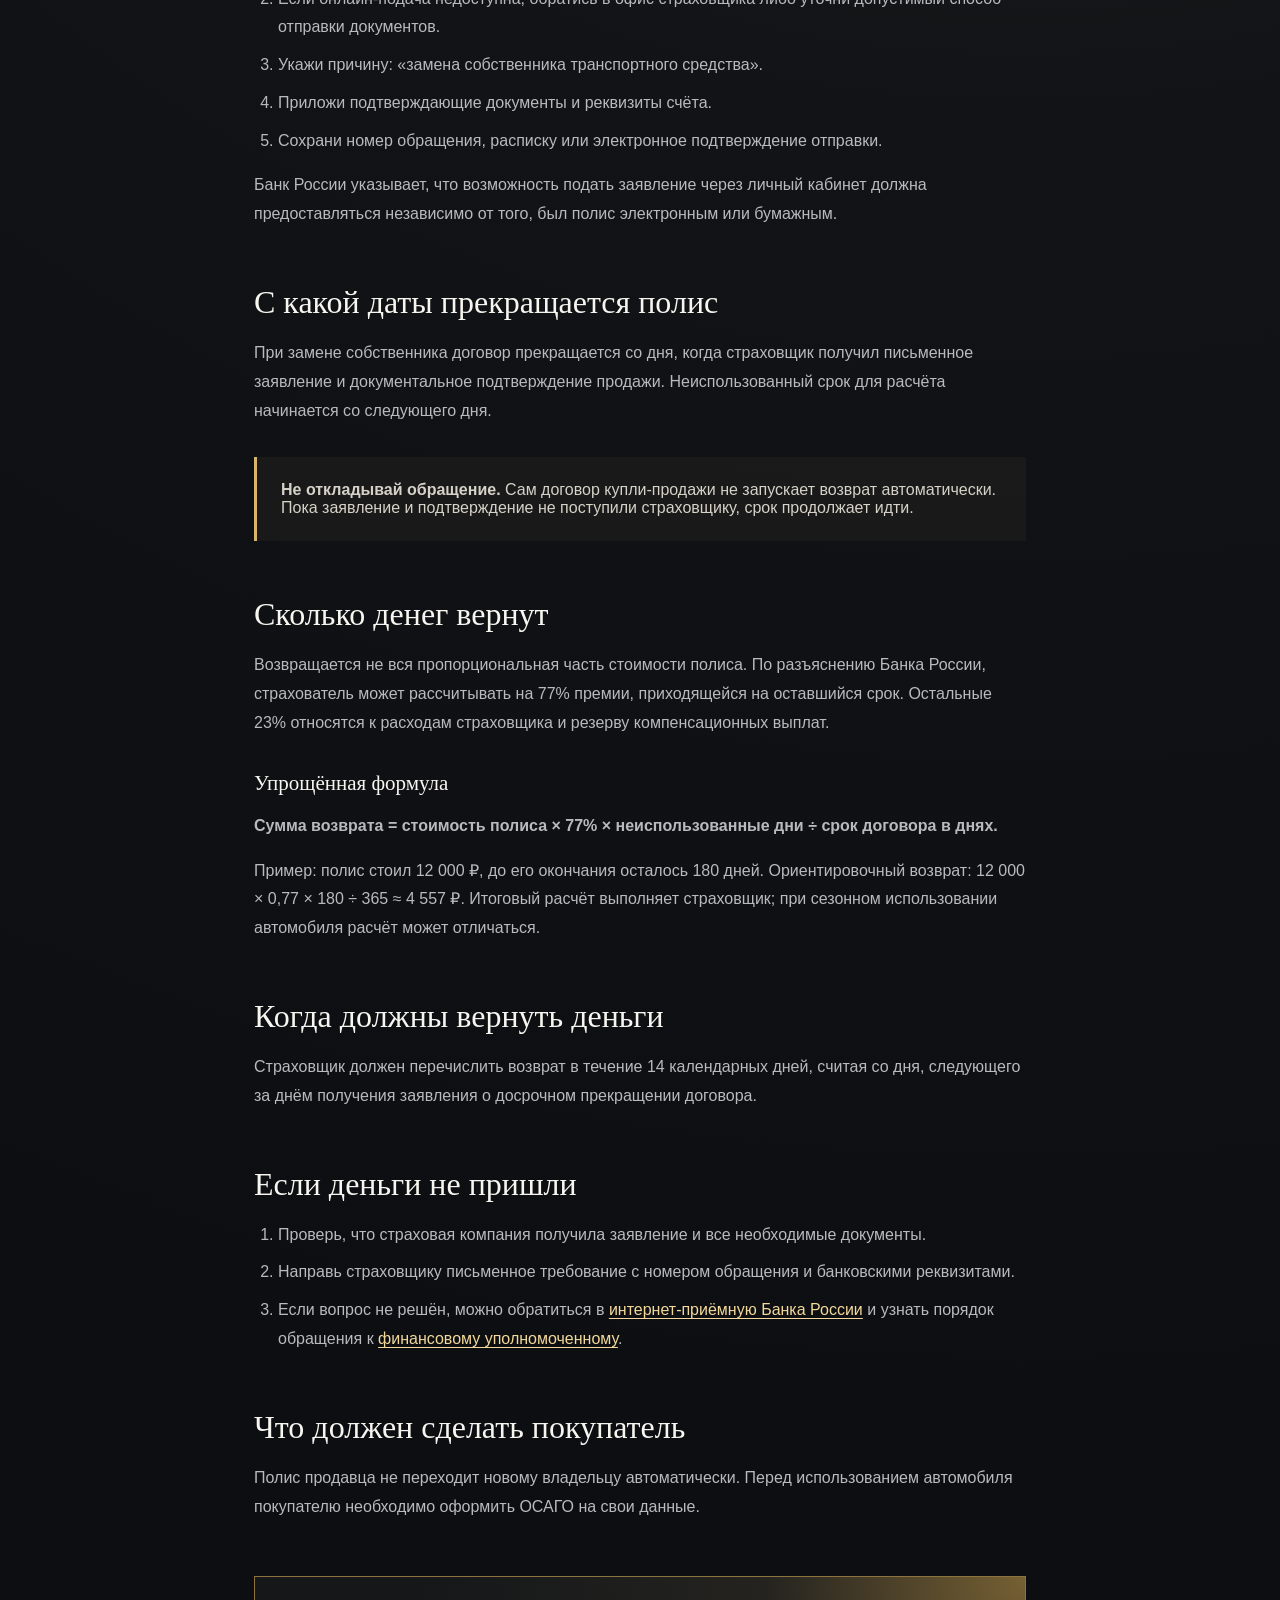
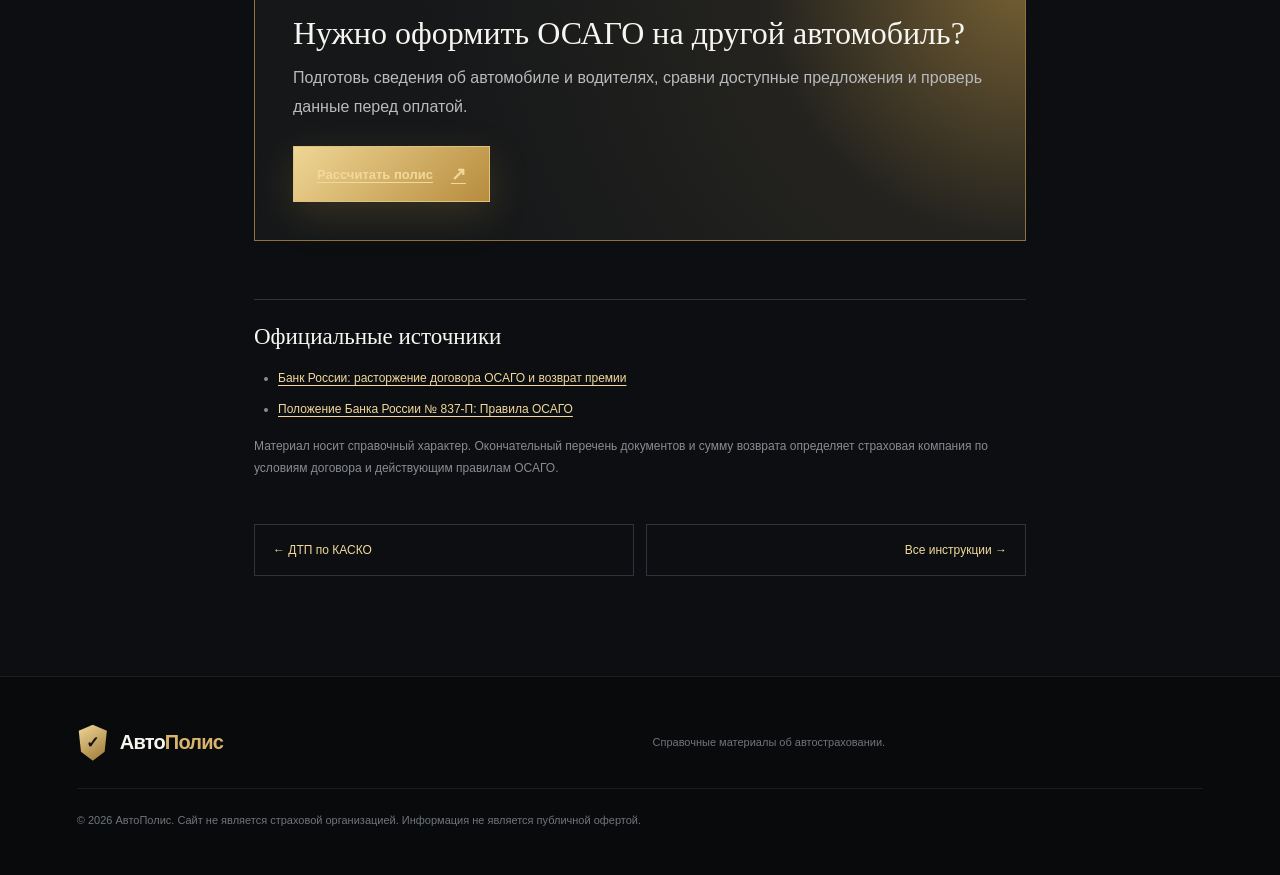
<file: guides/osago-refund-after-sale.html>
<!doctype html>
<html lang="ru">
<head>
  <meta charset="utf-8"><meta name="viewport" content="width=device-width,initial-scale=1">
  <title>Как вернуть деньги за ОСАГО после продажи автомобиля</title>
  <meta name="description" content="Памятка о возврате части страховой премии ОСАГО после продажи автомобиля: документы, заявление, расчёт суммы и срок выплаты.">
  <meta name="robots" content="index,follow,max-image-preview:large"><meta name="theme-color" content="#0c0e11">
  <link rel="canonical" href="https://rinavl.github.io/avtopolis/guides/osago-refund-after-sale.html"><link rel="icon" href="../favicon.svg"><link rel="stylesheet" href="../style.css">
  <meta property="og:type" content="article"><meta property="og:locale" content="ru_RU"><meta property="og:title" content="Возврат ОСАГО после продажи автомобиля"><meta property="og:description" content="Куда обратиться, какие документы подготовить и как рассчитывается сумма возврата."><meta property="og:url" content="https://rinavl.github.io/avtopolis/guides/osago-refund-after-sale.html">
  <script src="../metrika.js"></script>
</head>
<body class="articlePage"><main>
  <header class="articleHeader"><a class="brand" href="../index.html"><span class="shield">✓</span><b>Авто<span>Полис</span></b></a><nav><a href="../index.html#choose">Оформление</a><a href="../index.html#guides">Все инструкции</a></nav><a class="button compact" href="https://advt.pro/product/ProductId~01HSTBJGFNFS9CGG90B9HFG1BZ!ExecutorId~01K80CP4HT0QQK7QTY3TNBFFB6!UserId~01K80CP3XBEEBP85TKR6XKBGMY!LegacyUserId~6052585?w_source=menu" target="_blank" rel="sponsored noopener">Перейти к расчёту</a></header>
  <section class="articleHero"><div class="breadcrumbs"><a href="../index.html">Главная</a><span>›</span><a href="../index.html#guides">Полезное</a><span>›</span><span>Возврат ОСАГО</span></div><p class="eyebrow"><i></i> ПАМЯТКА ПОСЛЕ ПРОДАЖИ АВТОМОБИЛЯ</p><h1>Как вернуть часть денег за ОСАГО после продажи машины</h1><p class="lead">Продажа автомобиля означает замену собственника. Это основание для досрочного прекращения ОСАГО и возврата части премии за оставшийся срок.</p><div class="articleMeta"><span class="updated">Обновлено 30 августа 2026</span><span class="readTime">Время чтения: 6 минут</span></div></section>
  <article class="articleBody">
    <div class="callout"><strong>Коротко:</strong> обратись в свою страховую компанию с заявлением о досрочном прекращении ОСАГО, приложи подтверждение продажи и укажи банковские реквизиты. Чем раньше страховщик получит полный комплект, тем больше неиспользованный срок.</div>

    <h2>Кто может обратиться</h2>
    <p>Заявление подаёт страхователь — человек, указанный в договоре ОСАГО в этом качестве. Если обращается представитель, страховая компания вправе запросить доверенность.</p>

    <h2>Что подготовить</h2>
    <ul class="checklist">
      <li>заявление о досрочном прекращении договора ОСАГО;</li>
      <li>паспорт страхователя;</li>
      <li>полис ОСАГО или сведения о нём;</li>
      <li>документ, подтверждающий замену собственника, например договор купли-продажи;</li>
      <li>банковские реквизиты страхователя для перечисления денег;</li>
      <li>доверенность, если обращается представитель.</li>
    </ul>
    <p>Точный перечень и форму заявления лучше проверить у своей страховой компании: она может запросить дополнительные сведения для подтверждения перехода права собственности.</p>

    <h2>Как подать заявление</h2>
    <ol>
      <li>Открой личный кабинет или мобильное приложение своей страховой компании и найди раздел изменения или расторжения ОСАГО.</li>
      <li>Если онлайн-подача недоступна, обратись в офис страховщика либо уточни допустимый способ отправки документов.</li>
      <li>Укажи причину: «замена собственника транспортного средства».</li>
      <li>Приложи подтверждающие документы и реквизиты счёта.</li>
      <li>Сохрани номер обращения, расписку или электронное подтверждение отправки.</li>
    </ol>
    <p>Банк России указывает, что возможность подать заявление через личный кабинет должна предоставляться независимо от того, был полис электронным или бумажным.</p>

    <h2>С какой даты прекращается полис</h2>
    <p>При замене собственника договор прекращается со дня, когда страховщик получил письменное заявление и документальное подтверждение продажи. Неиспользованный срок для расчёта начинается со следующего дня.</p>
    <div class="callout"><strong>Не откладывай обращение.</strong> Сам договор купли-продажи не запускает возврат автоматически. Пока заявление и подтверждение не поступили страховщику, срок продолжает идти.</div>

    <h2>Сколько денег вернут</h2>
    <p>Возвращается не вся пропорциональная часть стоимости полиса. По разъяснению Банка России, страхователь может рассчитывать на 77% премии, приходящейся на оставшийся срок. Остальные 23% относятся к расходам страховщика и резерву компенсационных выплат.</p>
    <h3>Упрощённая формула</h3>
    <p><strong>Сумма возврата = стоимость полиса × 77% × неиспользованные дни ÷ срок договора в днях.</strong></p>
    <p>Пример: полис стоил 12 000 ₽, до его окончания осталось 180 дней. Ориентировочный возврат: 12 000 × 0,77 × 180 ÷ 365 ≈ 4 557 ₽. Итоговый расчёт выполняет страховщик; при сезонном использовании автомобиля расчёт может отличаться.</p>

    <h2>Когда должны вернуть деньги</h2>
    <p>Страховщик должен перечислить возврат в течение 14 календарных дней, считая со дня, следующего за днём получения заявления о досрочном прекращении договора.</p>

    <h2>Если деньги не пришли</h2>
    <ol>
      <li>Проверь, что страховая компания получила заявление и все необходимые документы.</li>
      <li>Направь страховщику письменное требование с номером обращения и банковскими реквизитами.</li>
      <li>Если вопрос не решён, можно обратиться в <a href="https://www.cbr.ru/reception/" target="_blank" rel="noopener">интернет-приёмную Банка России</a> и узнать порядок обращения к <a href="https://finombudsman.ru/" target="_blank" rel="noopener">финансовому уполномоченному</a>.</li>
    </ol>

    <h2>Что должен сделать покупатель</h2>
    <p>Полис продавца не переходит новому владельцу автоматически. Перед использованием автомобиля покупателю необходимо оформить ОСАГО на свои данные.</p>

    <div class="articleCta"><h2>Нужно оформить ОСАГО на другой автомобиль?</h2><p>Подготовь сведения об автомобиле и водителях, сравни доступные предложения и проверь данные перед оплатой.</p><a class="button" href="https://advt.pro/product/ProductId~01HSTBJGFNFS9CGG90B9HFG1BZ!ExecutorId~01K80CP4HT0QQK7QTY3TNBFFB6!UserId~01K80CP3XBEEBP85TKR6XKBGMY!LegacyUserId~6052585?w_source=menu" target="_blank" rel="sponsored noopener">Рассчитать полис <span>↗</span></a></div>

    <section class="sources"><h2>Официальные источники</h2><ul>
      <li><a href="https://www.cbr.ru/faq/insh/osago/" target="_blank" rel="noopener">Банк России: расторжение договора ОСАГО и возврат премии</a></li>
      <li><a href="https://www.cbr.ru/Queries/XsltBlock/File/87500/-1/2506" target="_blank" rel="noopener">Положение Банка России № 837-П: Правила ОСАГО</a></li>
    </ul><p>Материал носит справочный характер. Окончательный перечень документов и сумму возврата определяет страховая компания по условиям договора и действующим правилам ОСАГО.</p></section>

    <div class="articleNav"><a href="accident-kasko.html">← ДТП по КАСКО</a><a href="../index.html#guides">Все инструкции →</a></div>
  </article>
  <footer class="articleFooter"><a class="brand" href="../index.html"><span class="shield">✓</span><b>Авто<span>Полис</span></b></a><p>Справочные материалы об автостраховании.</p><small>© 2026 АвтоПолис. Сайт не является страховой организацией. Информация не является публичной офертой.</small></footer>
</main><script type="application/ld+json">{"@context":"https://schema.org","@type":"Article","headline":"Как вернуть деньги за ОСАГО после продажи автомобиля","datePublished":"2026-08-30","dateModified":"2026-08-30","author":{"@type":"Organization","name":"АвтоПолис"},"mainEntityOfPage":"https://rinavl.github.io/avtopolis/guides/osago-refund-after-sale.html","inLanguage":"ru-RU"}</script></body></html>
</file>
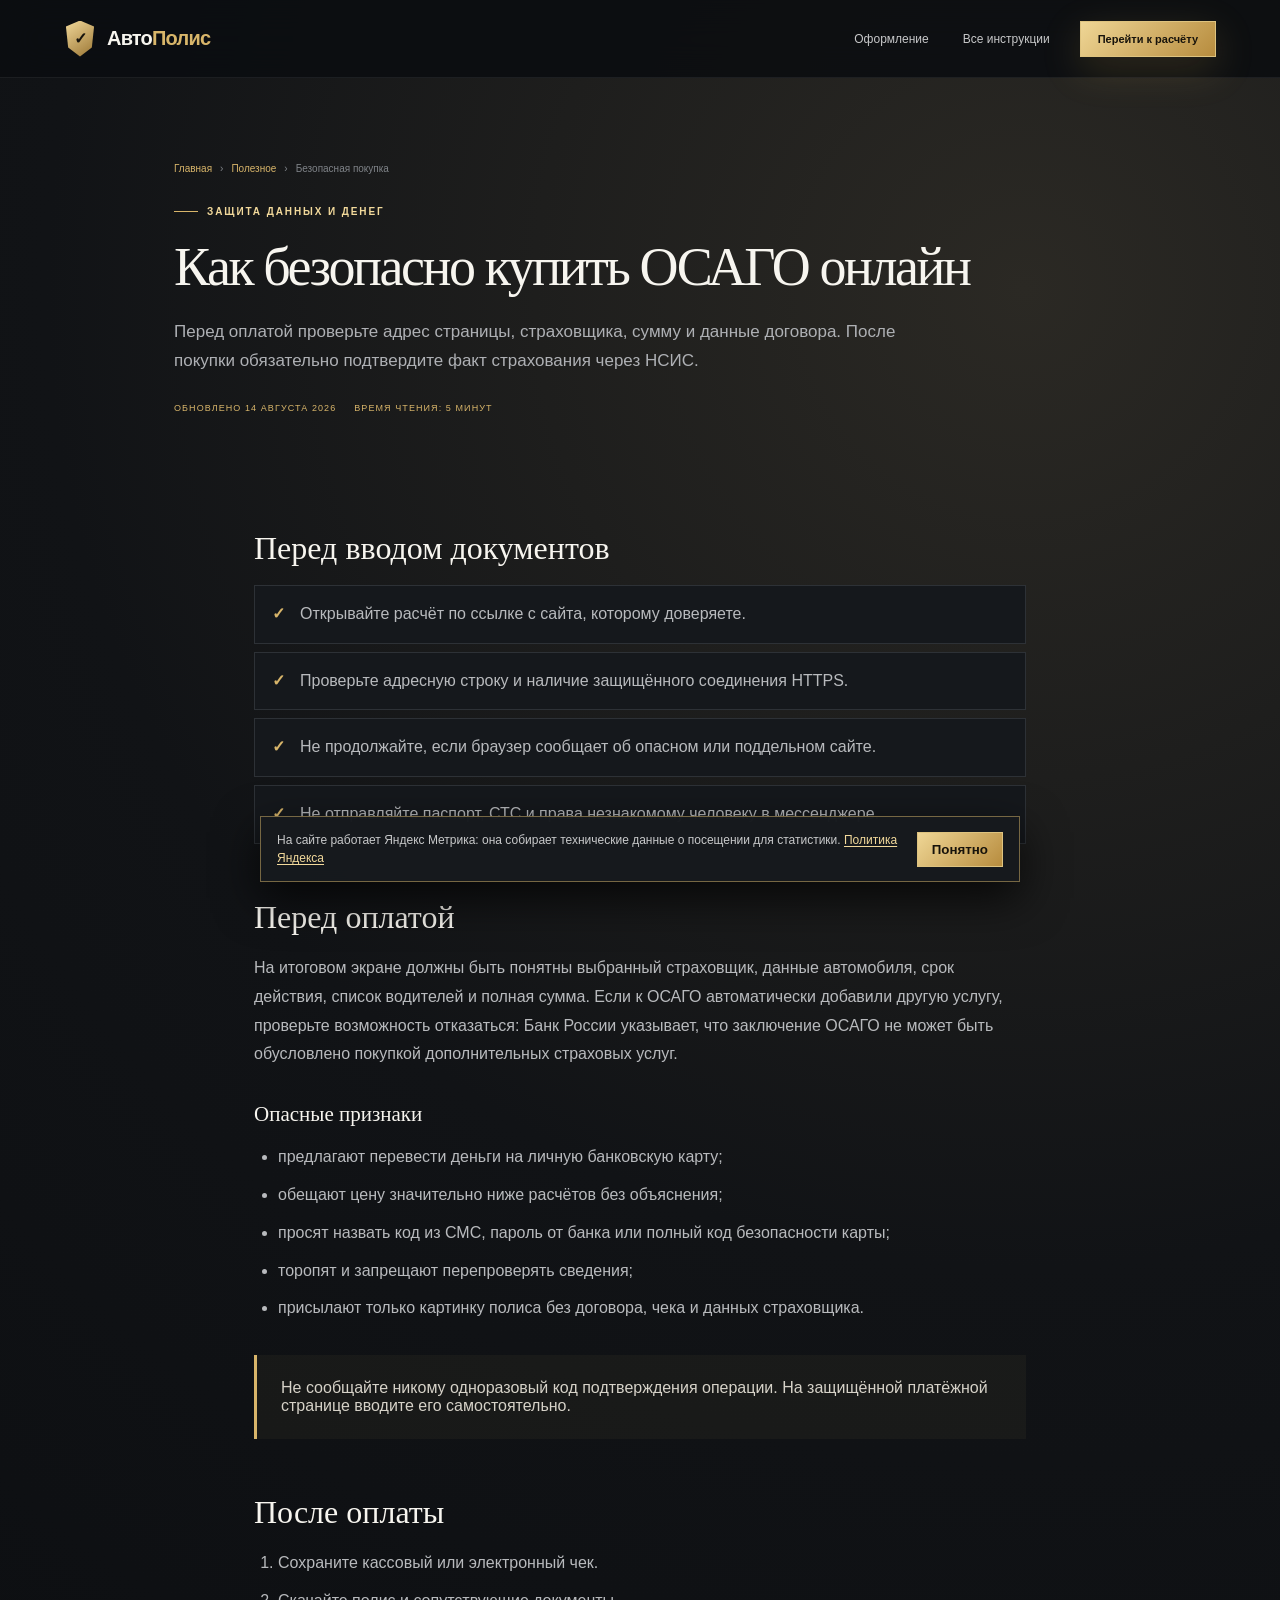
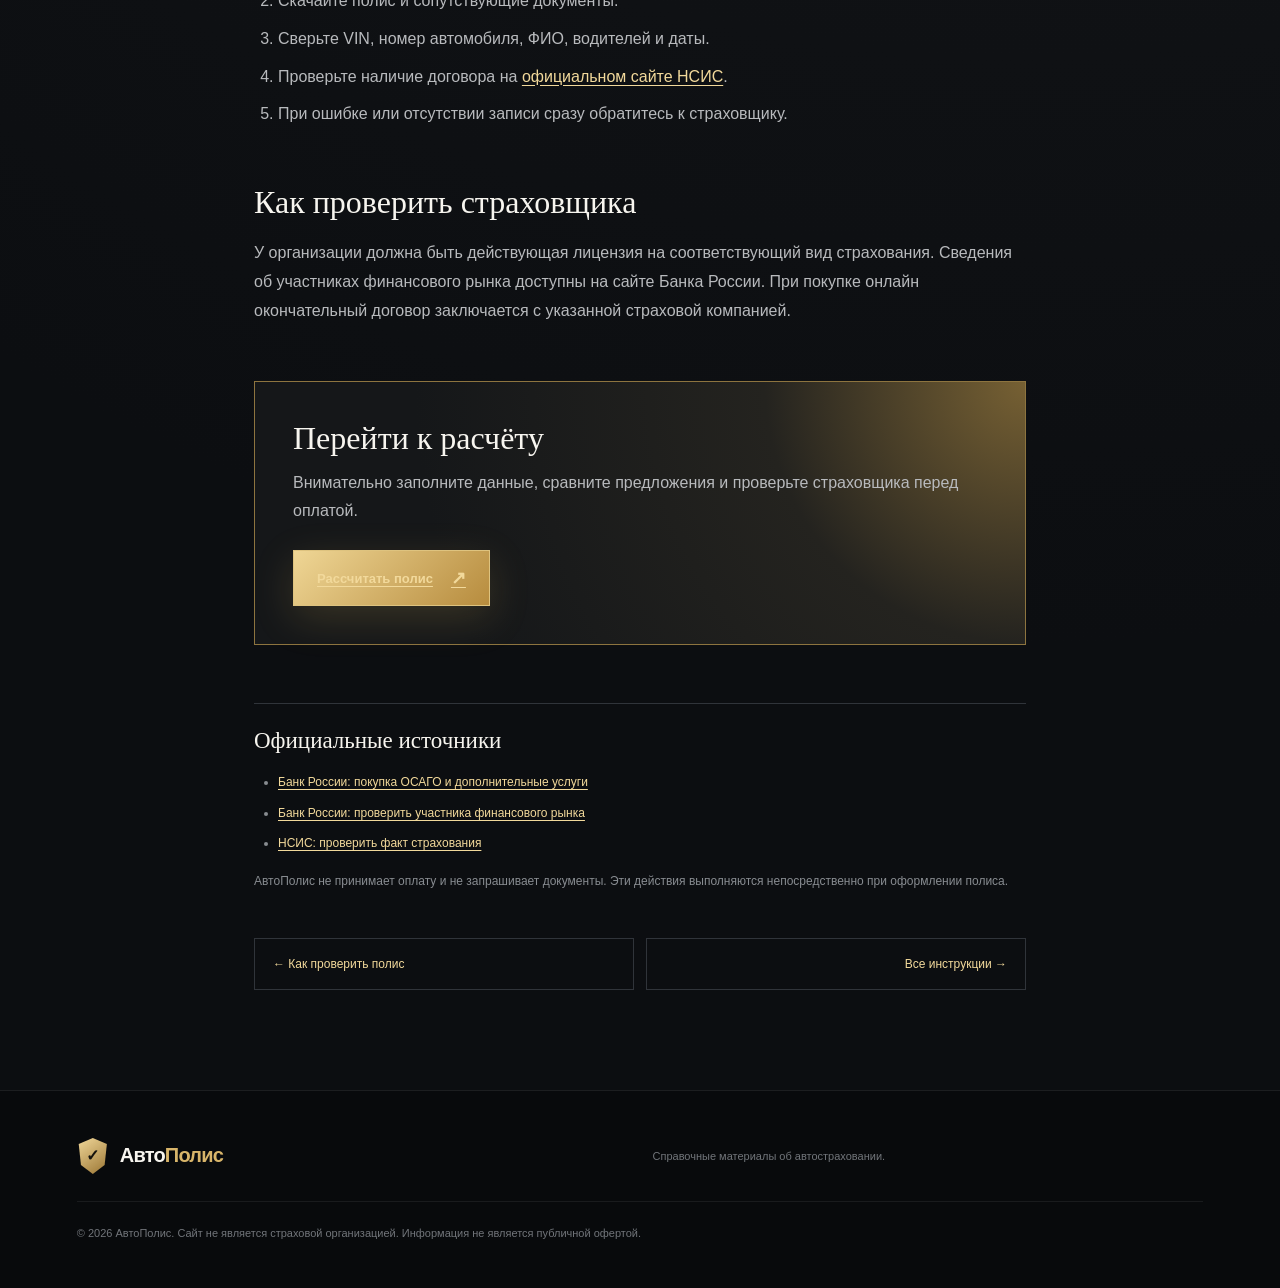
<file: guides/safe-purchase.html>
<!doctype html>
<html lang="ru">
<head>
  <meta charset="utf-8"><meta name="viewport" content="width=device-width,initial-scale=1">
  <title>Как безопасно купить ОСАГО онлайн и не попасть к мошенникам</title>
  <meta name="description" content="Правила безопасной покупки ОСАГО онлайн: проверка страницы, страховщика, оплаты, данных и готового полиса.">
  <meta name="robots" content="index,follow,max-image-preview:large"><meta name="theme-color" content="#0c0e11">
  <link rel="canonical" href="https://rinavl.github.io/avtopolis/guides/safe-purchase.html"><link rel="icon" href="../favicon.svg"><link rel="stylesheet" href="../style.css">
  <meta property="og:type" content="article"><meta property="og:locale" content="ru_RU"><meta property="og:title" content="Безопасная покупка ОСАГО онлайн"><meta property="og:description" content="Что проверить до оплаты и после получения полиса."><meta property="og:url" content="https://rinavl.github.io/avtopolis/guides/safe-purchase.html">
  <script src="../metrika.js"></script>
</head>
<body class="articlePage"><main>
  <header class="articleHeader"><a class="brand" href="../index.html"><span class="shield">✓</span><b>Авто<span>Полис</span></b></a><nav><a href="../index.html#choose">Оформление</a><a href="../index.html#guides">Все инструкции</a></nav><a class="button compact" href="https://advt.pro/product/ProductId~01HSTBJGFNFS9CGG90B9HFG1BZ!ExecutorId~01K80CP4HT0QQK7QTY3TNBFFB6!UserId~01K80CP3XBEEBP85TKR6XKBGMY!LegacyUserId~6052585?w_source=menu" target="_blank" rel="sponsored noopener">Перейти к расчёту</a></header>
  <section class="articleHero"><div class="breadcrumbs"><a href="../index.html">Главная</a><span>›</span><a href="../index.html#guides">Полезное</a><span>›</span><span>Безопасная покупка</span></div><p class="eyebrow"><i></i> ЗАЩИТА ДАННЫХ И ДЕНЕГ</p><h1>Как безопасно купить ОСАГО онлайн</h1><p class="lead">Перед оплатой проверьте адрес страницы, страховщика, сумму и данные договора. После покупки обязательно подтвердите факт страхования через НСИС.</p><div class="articleMeta"><span class="updated">Обновлено 14 августа 2026</span><span class="readTime">Время чтения: 5 минут</span></div></section>
  <article class="articleBody">
    <h2>Перед вводом документов</h2>
    <ul class="checklist"><li>Открывайте расчёт по ссылке с сайта, которому доверяете.</li><li>Проверьте адресную строку и наличие защищённого соединения HTTPS.</li><li>Не продолжайте, если браузер сообщает об опасном или поддельном сайте.</li><li>Не отправляйте паспорт, СТС и права незнакомому человеку в мессенджере.</li></ul>
    <h2>Перед оплатой</h2>
    <p>На итоговом экране должны быть понятны выбранный страховщик, данные автомобиля, срок действия, список водителей и полная сумма. Если к ОСАГО автоматически добавили другую услугу, проверьте возможность отказаться: Банк России указывает, что заключение ОСАГО не может быть обусловлено покупкой дополнительных страховых услуг.</p>
    <h3>Опасные признаки</h3>
    <ul><li>предлагают перевести деньги на личную банковскую карту;</li><li>обещают цену значительно ниже расчётов без объяснения;</li><li>просят назвать код из СМС, пароль от банка или полный код безопасности карты;</li><li>торопят и запрещают перепроверять сведения;</li><li>присылают только картинку полиса без договора, чека и данных страховщика.</li></ul>
    <div class="callout">Не сообщайте никому одноразовый код подтверждения операции. На защищённой платёжной странице вводите его самостоятельно.</div>
    <h2>После оплаты</h2>
    <ol><li>Сохраните кассовый или электронный чек.</li><li>Скачайте полис и сопутствующие документы.</li><li>Сверьте VIN, номер автомобиля, ФИО, водителей и даты.</li><li>Проверьте наличие договора на <a href="https://nsis.ru/products/osago/check/" target="_blank" rel="noopener">официальном сайте НСИС</a>.</li><li>При ошибке или отсутствии записи сразу обратитесь к страховщику.</li></ol>
    <h2>Как проверить страховщика</h2>
    <p>У организации должна быть действующая лицензия на соответствующий вид страхования. Сведения об участниках финансового рынка доступны на сайте Банка России. При покупке онлайн окончательный договор заключается с указанной страховой компанией.</p>
    <div class="articleCta"><h2>Перейти к расчёту</h2><p>Внимательно заполните данные, сравните предложения и проверьте страховщика перед оплатой.</p><a class="button" href="https://advt.pro/product/ProductId~01HSTBJGFNFS9CGG90B9HFG1BZ!ExecutorId~01K80CP4HT0QQK7QTY3TNBFFB6!UserId~01K80CP3XBEEBP85TKR6XKBGMY!LegacyUserId~6052585?w_source=menu" target="_blank" rel="sponsored noopener">Рассчитать полис <span>↗</span></a></div>
    <section class="sources"><h2>Официальные источники</h2><ul><li><a href="https://www.cbr.ru/faq/insh/osago/" target="_blank" rel="noopener">Банк России: покупка ОСАГО и дополнительные услуги</a></li><li><a href="https://www.cbr.ru/finorg/" target="_blank" rel="noopener">Банк России: проверить участника финансового рынка</a></li><li><a href="https://nsis.ru/products/osago/check/" target="_blank" rel="noopener">НСИС: проверить факт страхования</a></li></ul><p>АвтоПолис не принимает оплату и не запрашивает документы. Эти действия выполняются непосредственно при оформлении полиса.</p></section>
    <div class="articleNav"><a href="check-policy.html">← Как проверить полис</a><a href="../index.html#guides">Все инструкции →</a></div>
  </article>
  <footer class="articleFooter"><a class="brand" href="../index.html"><span class="shield">✓</span><b>Авто<span>Полис</span></b></a><p>Справочные материалы об автостраховании.</p><small>© 2026 АвтоПолис. Сайт не является страховой организацией. Информация не является публичной офертой.</small></footer>
</main><script type="application/ld+json">{"@context":"https://schema.org","@type":"Article","headline":"Как безопасно купить ОСАГО онлайн","datePublished":"2026-08-14","dateModified":"2026-08-14","author":{"@type":"Organization","name":"АвтоПолис"},"mainEntityOfPage":"https://rinavl.github.io/avtopolis/guides/safe-purchase.html","inLanguage":"ru-RU"}</script></body></html>
</file>
<file: style.css>
:root{--gold:#d8b56a;--gold2:#f2d99b;--ink:#f7f5ef;--muted:#a5a7aa;--line:#30343a}*{box-sizing:border-box}html{scroll-behavior:smooth}body{margin:0;background:#0c0e11;color:var(--ink);font-family:Arial,sans-serif}a{text-decoration:none;color:inherit}main{overflow:hidden}header{height:78px;padding:0 max(5vw,24px);display:flex;align-items:center;justify-content:space-between;border-bottom:1px solid #ffffff12;background:#0c0e11e8;backdrop-filter:blur(20px);position:relative;z-index:20}.brand{display:flex;align-items:center;gap:11px}.brand b{font-size:20px;letter-spacing:-.04em}.brand b span{color:var(--gold)}.shield{width:32px;height:36px;display:grid;place-items:center;background:linear-gradient(145deg,var(--gold2),#987331);color:#16130d;font-weight:900;clip-path:polygon(50% 0,94% 17%,87% 75%,50% 100%,13% 75%,6% 17%);filter:drop-shadow(0 7px 8px #0009)}nav{display:flex;gap:34px;font-size:12px;color:#c7c8c9}nav a:hover{color:var(--gold2)}.button{display:inline-flex;align-items:center;justify-content:center;gap:18px;border:1px solid #dec37f;background:linear-gradient(135deg,#efd695,#b78c3e);color:#17130b;padding:16px 23px;font-size:13px;font-weight:800;box-shadow:0 12px 40px #d5ad5430;transition:.25s}.button:hover{transform:translateY(-2px);box-shadow:0 18px 50px #d5ad5450}.button span{font-size:18px}.compact{padding:11px 17px;font-size:11px}.hero{min-height:690px;display:grid;grid-template-columns:1.02fr .98fr;padding:92px max(6vw,30px) 70px;background:radial-gradient(circle at 75% 35%,#34302a 0,#17191c 28%,#0c0e11 65%);position:relative}.hero:before{content:"";position:absolute;inset:0;background:linear-gradient(90deg,#ffffff07 1px,transparent 1px),linear-gradient(#ffffff05 1px,transparent 1px);background-size:70px 70px;mask-image:linear-gradient(to right,#000,transparent)}.heroCopy{position:relative;z-index:2}.eyebrow{color:var(--gold2);font-size:10px;letter-spacing:.19em;font-weight:bold;display:flex;align-items:center;gap:9px}.eyebrow i{width:24px;height:1px;background:var(--gold)}h1{font-family:Georgia,serif;font-size:67px;line-height:1.02;letter-spacing:-.045em;margin:23px 0;font-weight:500}h1 em{color:var(--gold2)}.lead{max-width:580px;color:#aeb0b4;font-size:17px;line-height:1.7}.actions{display:flex;gap:12px;margin:31px 0}.ghost{border:1px solid #ffffff30;padding:16px 23px;font-size:13px}.trust{display:flex;gap:26px;color:#94979b;font-size:10px;text-transform:uppercase;letter-spacing:.08em;margin-top:42px}.trust span{display:flex;gap:9px;align-items:center}.trust b{color:var(--gold);font-family:Georgia,serif;font-size:17px}.scene{position:relative;min-height:500px;perspective:900px}.halo{position:absolute;width:430px;height:430px;border-radius:50%;left:12%;top:-4%;background:radial-gradient(circle,#c8a85b22,#c8a85b08 40%,transparent 70%);border:1px solid #d7b76829;box-shadow:inset 0 0 70px #d7b7680c}.car3d{position:absolute;width:460px;height:240px;left:1%;top:160px;transform:rotateY(-10deg) rotateX(3deg);filter:drop-shadow(0 35px 22px #000b);animation:float 5s ease-in-out infinite}.carBody{position:absolute;left:25px;top:96px;width:410px;height:102px;background:linear-gradient(155deg,#f1f1ed,#9fa6aa 40%,#343a3e 78%,#181b1e);border-radius:75px 90px 28px 35px;box-shadow:inset 0 10px 14px #fff8,inset 0 -20px 30px #080a0bc0}.hood{position:absolute;width:225px;height:75px;left:190px;top:69px;background:linear-gradient(160deg,#f7f7f2,#767d81 65%,#292d30);border-radius:60% 70% 15% 20%;transform:skewX(9deg);box-shadow:inset 0 8px 10px #fff9}.windshield{position:absolute;width:190px;height:96px;left:94px;top:15px;background:linear-gradient(145deg,#22292e,#77939b 55%,#242b2f);clip-path:polygon(28% 0,82% 5%,100% 100%,0 100%);border-radius:70px 70px 0 0;box-shadow:inset 18px 9px 18px #d9f4ff42}.wheel{position:absolute;top:160px;width:75px;height:75px;border-radius:50%;background:radial-gradient(circle,#bfc4c3 0 12%,#33383b 13% 30%,#08090a 31% 64%,#5b6062 65% 70%,#0b0c0d 71%)}.wl{left:72px}.wr{right:49px}.lamp{position:absolute;top:28px;width:72px;height:19px;background:linear-gradient(90deg,#fffbd2,#e9c75b);box-shadow:0 0 25px #ffeaa284;clip-path:polygon(0 0,100% 35%,87% 100%,8% 75%)}.lamp.left{left:12px}.lamp.right{right:10px;transform:scaleX(-1)}.grille{position:absolute;left:155px;bottom:4px;width:135px;height:25px;border-radius:40%;background:repeating-linear-gradient(90deg,#0c0e10 0 5px,#50565a 6px 7px)}.floor{position:absolute;width:500px;height:85px;left:-2%;top:350px;border-radius:50%;background:radial-gradient(ellipse,#d7b76828,transparent 70%);transform:rotateX(70deg);filter:blur(3px)}.glassCard{position:absolute;right:-2%;top:5%;padding:16px 20px;width:170px;background:#ffffff0b;border:1px solid #ffffff24;backdrop-filter:blur(14px);box-shadow:0 18px 40px #0008;z-index:4}.glassCard small,.badge3d small{font-size:8px;color:#929599;letter-spacing:.16em}.glassCard b{display:block;font-size:12px;margin-top:9px}.glassCard b i{display:inline-block;width:7px;height:7px;border-radius:50%;background:#6dd48c;box-shadow:0 0 10px #6dd48c;margin-right:7px}.badge3d{position:absolute;left:4%;bottom:1%;z-index:5;display:flex;align-items:center;gap:12px;padding:12px 16px;background:#111418dd;border:1px solid #caaa6055;box-shadow:0 20px 40px #0009}.badge3d .shield{width:25px;height:29px;font-size:12px}.badge3d span{display:flex;flex-direction:column}.badge3d b{font-family:Georgia,serif;color:var(--gold2);margin-top:3px}.metrics{display:grid;grid-template-columns:repeat(4,1fr);padding:0 max(6vw,30px);border-block:1px solid #ffffff12;background:#101216}.metrics div{padding:28px;border-right:1px solid #ffffff12;display:flex;flex-direction:column;gap:6px}.metrics strong{font-family:Georgia,serif;color:var(--gold2);font-size:25px;font-weight:500}.metrics span{font-size:10px;color:#777b80;text-transform:uppercase}.section{max-width:1180px;margin:auto;padding:110px 24px}.sectionHead{max-width:720px;margin:0 auto 50px;text-align:center}.sectionHead .eyebrow{justify-content:center}.sectionHead h2,.faq h2,.cta h2{font-family:Georgia,serif;font-size:43px;line-height:1.15;font-weight:500;letter-spacing:-.035em;margin:16px 0}.sectionHead>p:last-child,.sub{color:var(--muted);line-height:1.7;font-size:14px}.policies{display:grid;grid-template-columns:1fr 1fr;gap:22px}.policies article{position:relative;background:linear-gradient(145deg,#171a1e,#111316);border:1px solid var(--line);padding:38px;min-height:465px;transition:.25s;overflow:hidden}.policies article:hover{transform:translateY(-5px);border-color:#d7b76870}.policies article.accent{border-color:#b5904a}.popular{position:absolute;top:0;right:0;background:var(--gold);color:#16130d;font-size:8px;font-weight:bold;padding:9px 13px}.policyTop{display:flex;align-items:center;gap:14px}.policyTop small{font-size:9px;color:#86898e;letter-spacing:.13em}.letter{width:48px;height:48px;border:1px solid #607890;background:#26303a;color:#c9d9e7;display:grid;place-items:center;font-family:Georgia,serif;font-size:22px}.letter.gold{border-color:#b5904a;background:#312a1d;color:var(--gold2)}.policies h3{font-family:Georgia,serif;font-size:36px;font-weight:500;margin:25px 0 12px}.policies p{color:var(--muted);line-height:1.65;font-size:14px;min-height:70px}.policies ul{list-style:none;padding:10px 0 22px;line-height:2.25;color:#c4c5c6;font-size:12px}.policies li::first-letter{color:var(--gold)}.redirect{text-align:center;color:#676b70;font-size:10px;margin-top:24px}.how{padding:105px max(6vw,30px);background:#121519;border-block:1px solid #ffffff0c}.steps{max-width:1120px;margin:auto;display:grid;grid-template-columns:repeat(3,1fr);gap:1px;background:#34383e;border:1px solid #34383e}.steps article{background:#121519;padding:34px;position:relative}.steps article>b{font-family:Georgia,serif;color:var(--gold);font-size:25px}.steps article>span{position:absolute;right:30px;top:32px;color:#64686c}.steps h3{font-family:Georgia,serif;font-weight:500;font-size:20px;margin:48px 0 12px}.steps p{color:var(--muted);font-size:13px;line-height:1.65}.faq{display:grid;grid-template-columns:.8fr 1.2fr;gap:90px}.questions details{border-bottom:1px solid var(--line);padding:23px 0}.questions summary{font-family:Georgia,serif;font-size:18px;cursor:pointer;list-style:none;display:flex;justify-content:space-between}.questions summary span{color:var(--gold)}.questions p{color:var(--muted);font-size:13px;line-height:1.7}.cta{max-width:1120px;margin:0 auto 100px;padding:65px;background:radial-gradient(circle at 90% 0,#766033,#24231f 28%,#151719 70%);border:1px solid #8d743f;display:flex;align-items:center;justify-content:space-between;gap:35px}.cta h2{max-width:650px}.cta>div>p:last-child{color:#a6a7a8}.cta .button{white-space:nowrap}footer{border-top:1px solid #ffffff15;background:#080a0c;padding:45px max(6vw,30px);display:grid;grid-template-columns:1fr 1fr 1fr;gap:25px}footer p,footer small{color:#71757a;font-size:11px;line-height:1.7}.footerLink{color:var(--gold2);font-size:12px}footer small{grid-column:1/-1;border-top:1px solid #ffffff12;padding-top:22px}@keyframes float{50%{transform:rotateY(-10deg) rotateX(3deg) translateY(-9px)}}
@media(max-width:900px){nav{display:none}.hero{grid-template-columns:1fr}.scene{min-height:480px}.policies{grid-template-columns:1fr}.faq{grid-template-columns:1fr;gap:20px}.cta{margin:0 22px 80px}.steps{grid-template-columns:1fr}.metrics{grid-template-columns:repeat(2,1fr)}}
@media(max-width:600px){header{height:66px;padding:0 16px}.compact{font-size:9px;padding:10px 11px}.brand b{font-size:17px}.hero{padding:50px 19px 35px}.eyebrow{font-size:8px}h1{font-size:46px}.lead{font-size:15px}.actions{flex-direction:column}.trust{display:grid;gap:10px;margin-top:30px}.scene{min-height:345px}.halo{width:300px;height:300px;left:4%}.car3d{left:50%;top:105px;transform:translateX(-50%) scale(.68) rotateY(-10deg) rotateX(3deg)}@keyframes float{50%{transform:translateX(-50%) scale(.68) rotateY(-10deg) rotateX(3deg) translateY(-8px)}}.floor{width:340px;left:0;top:270px}.glassCard{right:0;top:8px}.badge3d{left:0;bottom:2%}.metrics div{padding:21px 15px}.metrics strong{font-size:21px}.section{padding:75px 18px}.sectionHead h2,.faq h2{font-size:34px}.policies article{padding:28px 22px}.how{padding:75px 18px}.steps article{padding:27px}.cta{padding:40px 22px;display:block}.cta h2{font-size:32px}.cta .button{margin-top:16px;width:100%}footer{grid-template-columns:1fr;padding:38px 22px}footer small{grid-column:auto}}
.heroCar{position:absolute;width:min(720px,120%);height:auto;left:-12%;top:65px;z-index:2;object-fit:contain;filter:drop-shadow(0 35px 25px #000c);animation:carFloat 5s ease-in-out infinite}@keyframes carFloat{50%{transform:translateY(-8px)}}
@media(max-width:600px){.heroCar{width:125%;max-width:none;left:-16%;top:64px}}
.guides{max-width:1220px}.guidesGrid{display:grid;grid-template-columns:repeat(4,1fr);gap:14px}.guideCard{min-height:240px;padding:27px;background:linear-gradient(145deg,#171a1e,#101216);border:1px solid var(--line);display:flex;flex-direction:column;transition:.25s}.guideCard:hover{transform:translateY(-5px);border-color:#d7b76870}.guideCard>span,.readTime,.updated{font-size:9px;letter-spacing:.12em;text-transform:uppercase;color:var(--gold)}.guideCard h3{font-family:Georgia,serif;font-size:21px;font-weight:500;line-height:1.25;margin:20px 0 10px}.guideCard p{color:var(--muted);font-size:12px;line-height:1.65;margin:0}.guideCard b{font-size:11px;color:var(--gold2);margin-top:auto;padding-top:24px}.articlePage{min-height:100vh;background:radial-gradient(circle at 80% 10%,#2b2924,#111316 35%,#0c0e11 70%)}.articleHeader{position:sticky;top:0}.articleHeader nav{margin-left:auto;margin-right:30px}.articleHero{max-width:980px;margin:auto;padding:85px 24px 52px}.breadcrumbs{font-size:10px;color:#7f8388;display:flex;gap:8px;flex-wrap:wrap;margin-bottom:32px}.breadcrumbs a{color:var(--gold)}.articleHero h1{font-size:54px;max-width:850px}.articleHero .lead{max-width:780px}.articleMeta{display:flex;gap:18px;align-items:center;margin-top:27px}.articleBody{max-width:820px;margin:0 auto;padding:10px 24px 100px;color:#d0d1d2}.articleBody h2{font-family:Georgia,serif;font-size:32px;font-weight:500;color:var(--ink);margin:55px 0 18px}.articleBody h3{font-family:Georgia,serif;font-size:21px;font-weight:500;color:var(--ink);margin:33px 0 12px}.articleBody p,.articleBody li{font-size:16px;line-height:1.8;color:#b8babd}.articleBody ul,.articleBody ol{padding-left:24px}.articleBody li{margin:9px 0}.articleBody a{color:var(--gold2);text-decoration:underline;text-underline-offset:3px}.callout{margin:32px 0;padding:24px;border-left:3px solid var(--gold);background:#d8b56a0c;color:#d6d2c8}.checklist{list-style:none!important;padding:0!important}.checklist li{padding:14px 17px 14px 45px;background:#15181c;border:1px solid #2d3136;position:relative;margin:8px 0}.checklist li:before{content:"✓";position:absolute;left:17px;color:var(--gold);font-weight:bold}.articleCta{margin:55px 0;padding:38px;background:radial-gradient(circle at 100% 0,#766033,#24231f 32%,#151719 75%);border:1px solid #8d743f}.articleCta h2{margin:0 0 12px}.articleCta p{margin:0 0 24px}.sources{margin-top:58px;border-top:1px solid var(--line);padding-top:24px}.sources h2{font-size:23px;margin-top:0}.sources li,.sources p{font-size:12px;color:#888c91}.articleNav{display:grid;grid-template-columns:1fr 1fr;gap:12px;margin-top:45px}.articleNav a{padding:18px;border:1px solid var(--line);text-decoration:none;font-size:12px}.articleNav a:last-child{text-align:right}.articleFooter{grid-template-columns:1fr 1fr}.articleFooter small{grid-column:1/-1}.sourceDate{font-size:11px;color:#777b80}.visuallyHidden{position:absolute!important;width:1px;height:1px;padding:0;margin:-1px;overflow:hidden;clip:rect(0,0,0,0);white-space:nowrap;border:0}
@media(max-width:900px){.guidesGrid{grid-template-columns:repeat(2,1fr)}}
@media(max-width:600px){.guidesGrid{grid-template-columns:1fr}.guideCard{min-height:200px}.articleHero{padding:58px 18px 35px}.articleHero h1{font-size:40px}.articleBody{padding:5px 18px 70px}.articleBody h2{font-size:28px}.articleBody p,.articleBody li{font-size:15px}.articleCta{padding:28px 20px}.articleNav{grid-template-columns:1fr}.articleNav a:last-child{text-align:left}.articleMeta{align-items:flex-start;flex-direction:column;gap:8px}}
.metrikaNotice{position:fixed;z-index:1000;left:18px;right:18px;bottom:18px;max-width:760px;margin:auto;padding:14px 16px;display:flex;align-items:center;justify-content:space-between;gap:18px;background:#171a1ef2;border:1px solid #d8b56a80;box-shadow:0 16px 45px #000b;color:#c8c9ca;font-size:12px;line-height:1.5;backdrop-filter:blur(14px)}.metrikaNotice a{color:var(--gold2);text-decoration:underline;text-underline-offset:2px}.metrikaNotice button{flex:0 0 auto;border:1px solid #dec37f;background:linear-gradient(135deg,#efd695,#b78c3e);color:#17130b;padding:9px 14px;font-weight:800;cursor:pointer}@media(max-width:600px){.metrikaNotice{align-items:flex-start;bottom:10px;left:10px;right:10px;font-size:11px}.metrikaNotice button{padding:8px 10px}}
</file>
